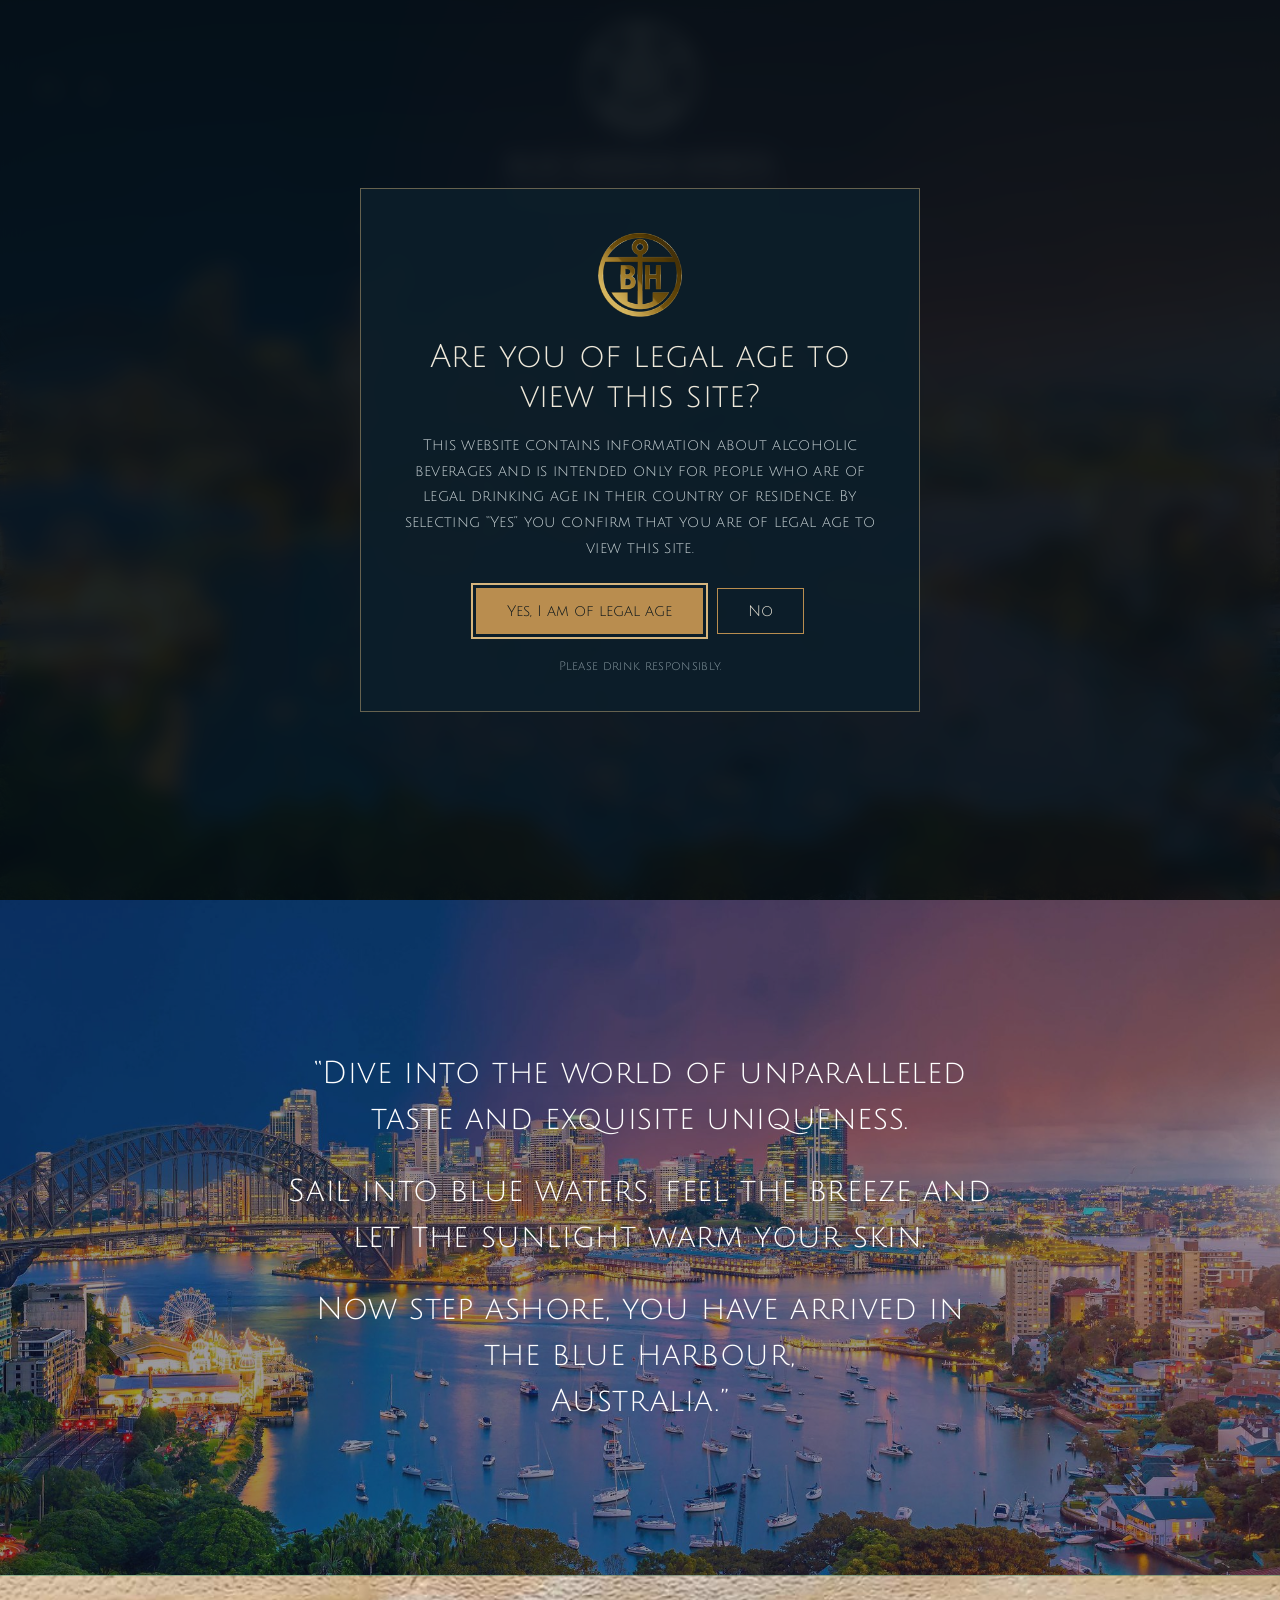
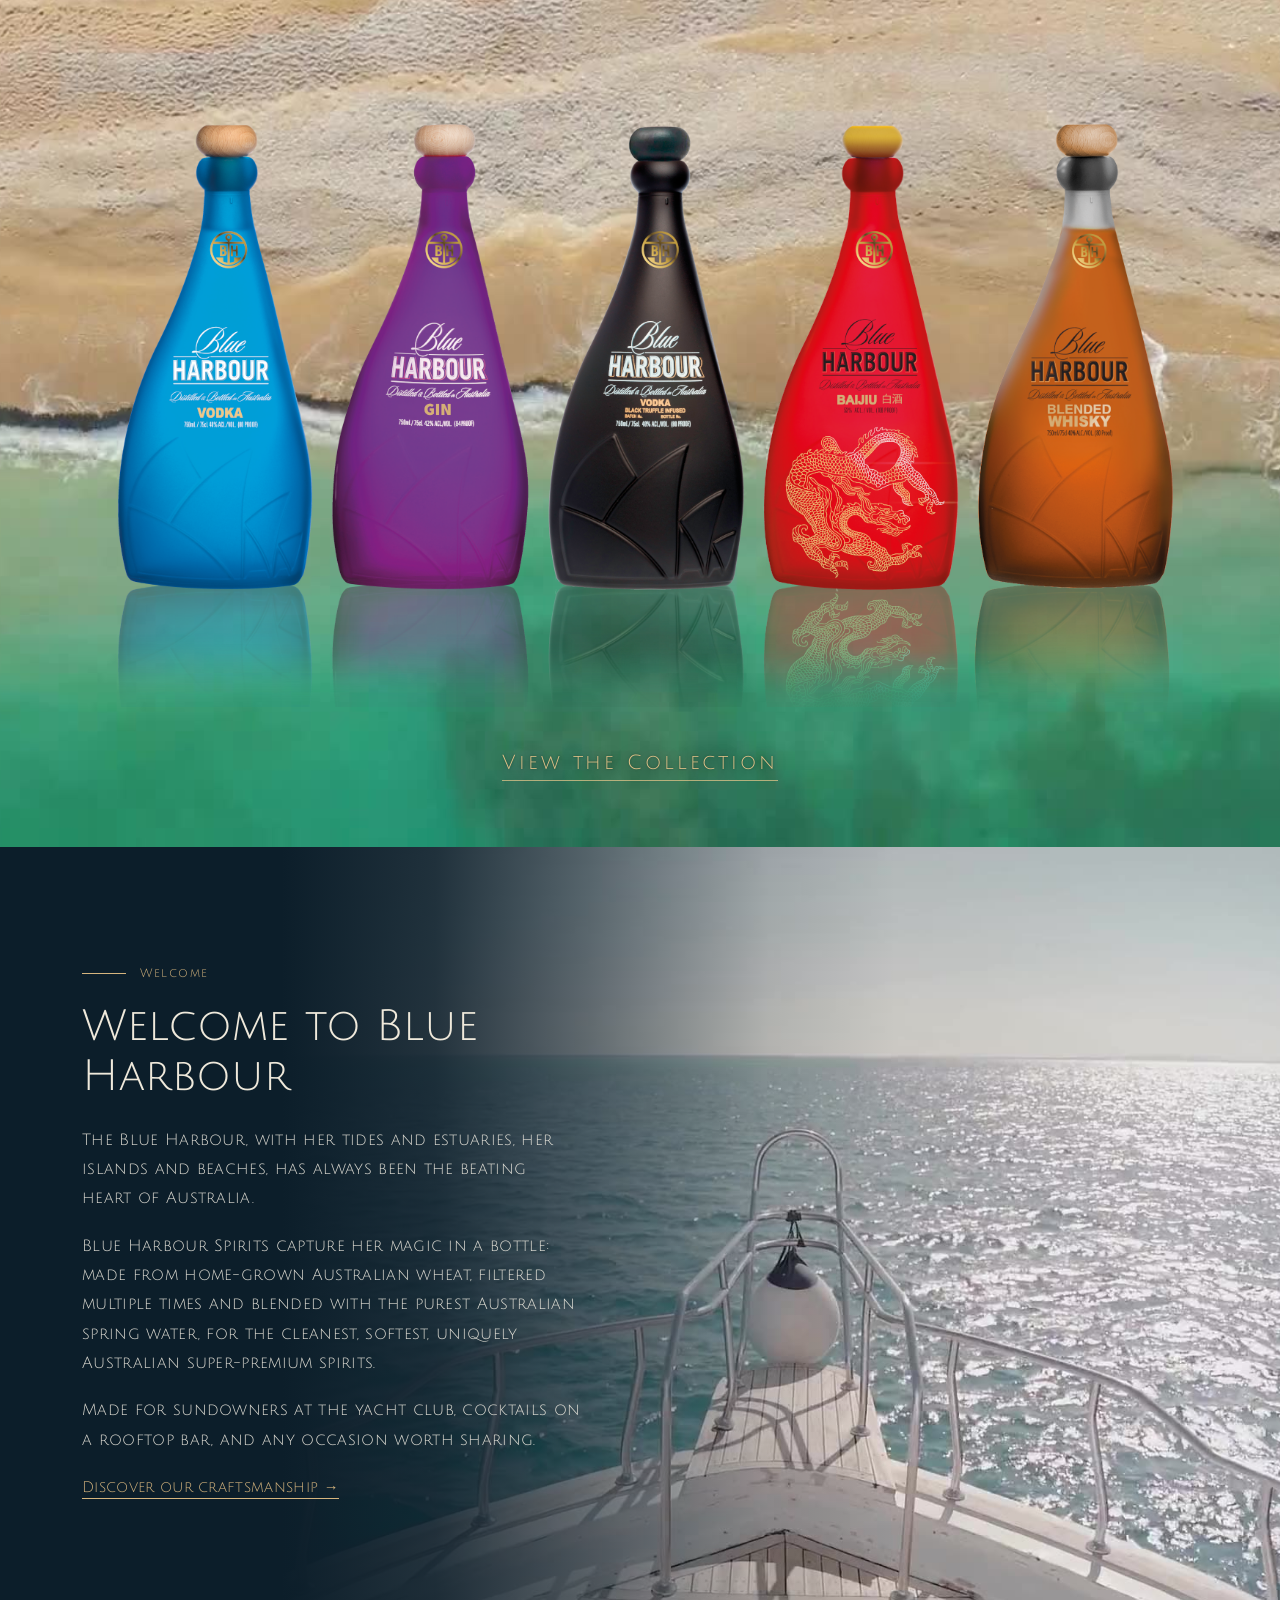
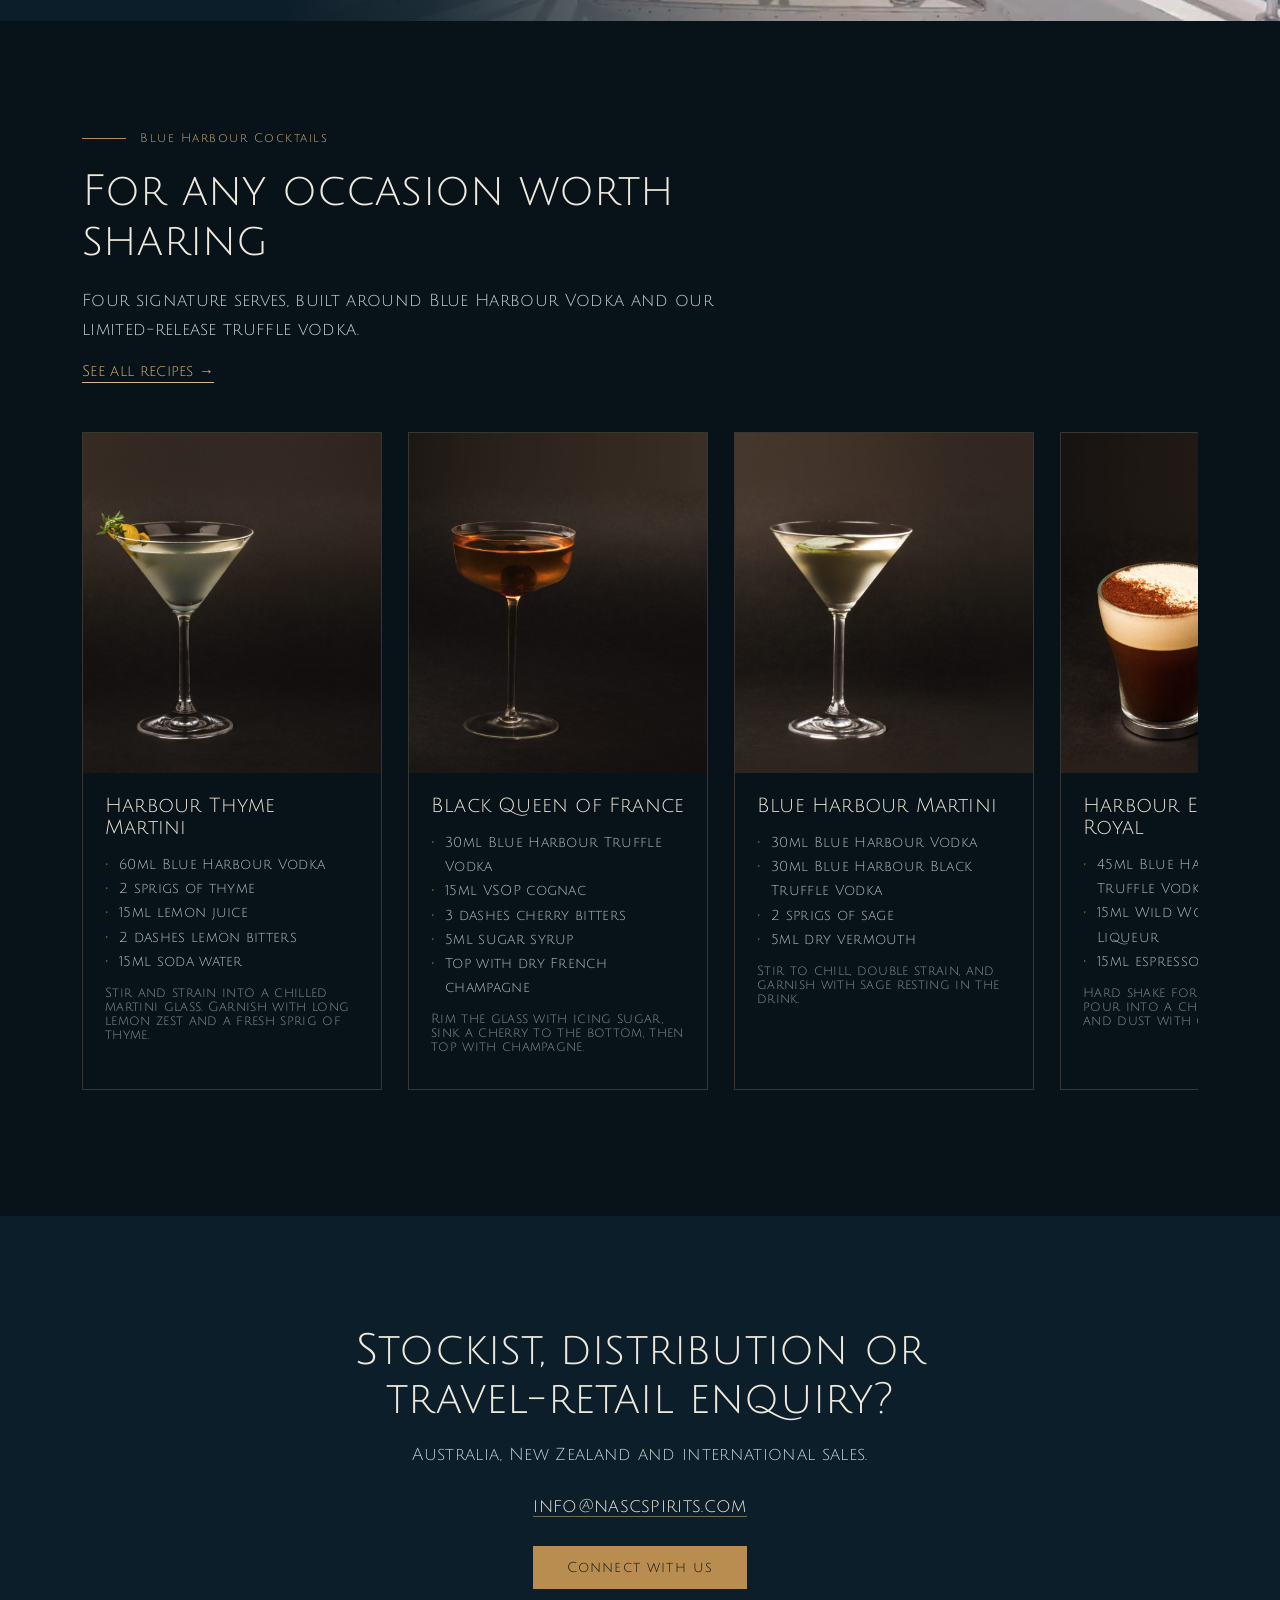
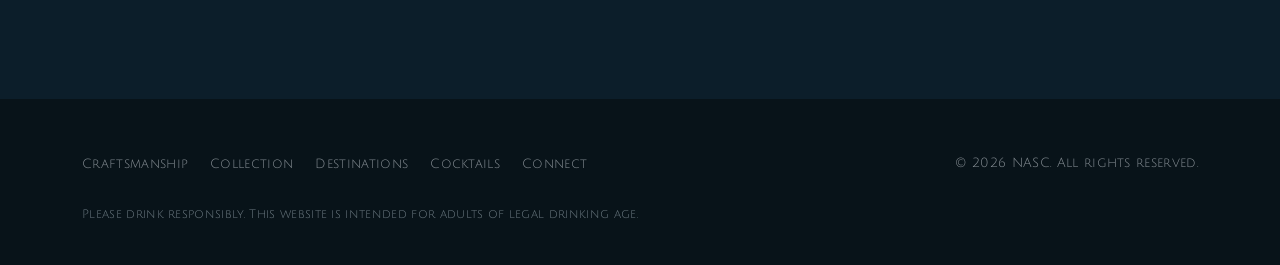
<file: index.html>
<!DOCTYPE html>
<html lang="en">
<head>
<meta charset="UTF-8">
<meta name="viewport" content="width=device-width, initial-scale=1.0">
<title>Blue Harbour Spirits — Australian Super-Premium Spirits</title>
<meta name="description" content="Blue Harbour Spirits: Australian super-premium vodka, gin, black truffle vodka, baijiu and whisky, distilled and bottled in Australia and inspired by Sydney Harbour.">
<link rel="canonical" href="https://www.blueharbourspirits.com/">
<meta name="robots" content="index, follow, max-image-preview:large">
<meta name="theme-color" content="#0c1e2a">
<meta property="og:type" content="website">
<meta property="og:site_name" content="Blue Harbour Spirits">
<meta property="og:title" content="Blue Harbour Spirits — Australian Super-Premium Spirits">
<meta property="og:description" content="Blue Harbour Spirits: Australian super-premium vodka, gin, black truffle vodka, baijiu and whisky, distilled and bottled in Australia and inspired by Sydney Harbour.">
<meta property="og:url" content="https://www.blueharbourspirits.com/">
<meta property="og:image" content="https://www.blueharbourspirits.com/assets/share.jpg">
<meta property="og:image:width" content="1200"><meta property="og:image:height" content="630">
<meta name="twitter:card" content="summary_large_image">
<meta name="twitter:title" content="Blue Harbour Spirits — Australian Super-Premium Spirits">
<meta name="twitter:description" content="Blue Harbour Spirits: Australian super-premium vodka, gin, black truffle vodka, baijiu and whisky, distilled and bottled in Australia and inspired by Sydney Harbour.">
<meta name="twitter:image" content="https://www.blueharbourspirits.com/assets/share.jpg">
<link rel="icon" type="image/png" sizes="32x32" href="assets/favicon-32.png">
<link rel="apple-touch-icon" href="assets/apple-touch-icon.png">
<link rel="stylesheet" href="assets/site.css">
<script>try{var t=parseInt(localStorage.getItem('bh-age-ok')||'0',10);if(t&&Date.now()-t<2592000000)document.documentElement.classList.add('age-ok');}catch(e){}</script>
<script type="application/ld+json">{"@context": "https://schema.org", "@graph": [{"@type": "Organization", "name": "Blue Harbour Spirits", "url": "https://www.blueharbourspirits.com/", "logo": "https://www.blueharbourspirits.com/assets/favicon-512.png", "email": "info@nascspirits.com", "sameAs": ["https://www.instagram.com/blueharbourspirits/", "https://www.facebook.com/blueharbourspirits"]}, {"@type": "WebSite", "name": "Blue Harbour Spirits", "url": "https://www.blueharbourspirits.com/"}]}</script>
</head>
<body data-page="home">
<div id="ageGate" role="dialog" aria-modal="true" aria-labelledby="ageTitle" aria-describedby="ageText">
  <div class="age-card">
    <img class="age-seal" src="assets/img-3e626f96.png" alt="">
    <h2 id="ageTitle">Are you of legal age to view this site?</h2>
    <p id="ageText">This website contains information about alcoholic beverages and is intended only for people who are of legal drinking age in their country of residence. By selecting “Yes” you confirm that you are of legal age to view this site.</p>
    <div class="age-actions">
      <button type="button" class="age-yes" id="ageYes">Yes, I am of legal age</button>
      <button type="button" class="age-no" id="ageNo">No</button>
    </div>
    <p class="age-small">Please drink responsibly.</p>
  </div>
</div>
<a href="#main" class="skip-link">Skip to content</a>
<header id="siteHeader">
  <div class="header-inner">
    <div class="social">
      <a href="https://www.instagram.com/blueharbourspirits/" target="_blank" rel="noopener" aria-label="Instagram"><svg viewBox="0 0 24 24" aria-hidden="true"><path d="M12 7.2A4.8 4.8 0 1 0 12 16.8 4.8 4.8 0 0 0 12 7.2zm0 7.9A3.1 3.1 0 1 1 12 8.9a3.1 3.1 0 0 1 0 6.2zM17.3 6.1a1.1 1.1 0 1 0 0 2.2 1.1 1.1 0 0 0 0-2.2zM12 2.9c-2.5 0-2.8 0-3.8.1-2.7.1-4 1.4-4.1 4.1C4 8.1 4 8.5 4 12s0 3.9.1 4.9c.1 2.7 1.4 4 4.1 4.1 1 .1 1.3.1 3.8.1s2.8 0 3.8-.1c2.7-.1 4-1.4 4.1-4.1.1-1 .1-1.3.1-4.9s0-3.9-.1-4.9c-.1-2.7-1.4-4-4.1-4.1-1-.1-1.3-.1-3.8-.1zm0-1.7c2.6 0 2.9 0 3.9.1 3.6.2 5.6 2.2 5.8 5.8.1 1 .1 1.3.1 3.9s0 2.9-.1 3.9c-.2 3.6-2.2 5.6-5.8 5.8-1 .1-1.3.1-3.9.1s-2.9 0-3.9-.1c-3.6-.2-5.6-2.2-5.8-5.8C2.2 14.9 2.2 14.6 2.2 12s0-2.9.1-3.9C2.5 4.5 4.5 2.5 8.1 2.3c1-.1 1.3-.1 3.9-.1z"/></svg></a>
      <a href="https://www.facebook.com/blueharbourspirits" target="_blank" rel="noopener" aria-label="Facebook"><svg viewBox="0 0 24 24" aria-hidden="true"><path d="M13.5 21v-8h2.7l.4-3.1h-3.1V7.9c0-.9.3-1.5 1.6-1.5h1.6V3.6c-.3 0-1.300-.1-2.400-.1-2.400 0-4 1.400-4 4.100v2.300H7.600V13h2.700v8h3.200z"/></svg></a>
    </div>
    <div class="center-col">
      <a href="index.html" class="brand" aria-label="Blue Harbour Spirits — home">
        <img src="assets/img-7c23e6a2.webp" alt="Blue Harbour Spirits — Distilled &amp; Bottled in Australia">
      </a>
      <ul class="nav-links" id="navLinks">
        <li><a href="craftmanship/index.html">Craftsmanship</a></li>
        <li class="has-sub"><a href="collection/index.html">Collection</a><button type="button" class="sub-toggle" aria-expanded="false" aria-label="Show the Collection pages"><span aria-hidden="true">&#9662;</span></button><ul class="sub-menu"><li><a href="collection/index.html">Full Range</a></li><li><a href="blue-harbour-blue/index.html">Blue Harbour Blue</a></li><li><a href="blue-harbour-purple/index.html">Blue Harbour Purple</a></li><li><a href="blue-harbour-black-1/index.html">Blue Harbour Black</a></li><li><a href="blue-harbour-red/index.html">Blue Harbour Red</a></li><li><a href="blue-harbour-whisky/index.html">Blue Harbour Gold</a></li><li><a href="downloads/BH_Collection_Catalogue_2026.pdf" target="_blank" rel="noopener">BH Collection Catalogue</a></li></ul></li>
        <li><a href="destinations/index.html">Destinations</a></li>
        <li><a href="cocktails/index.html">Cocktails</a></li>
        <li><a href="connect/index.html">Connect</a></li>
      </ul>
    </div>
    <button class="nav-toggle" id="navToggle" aria-label="Toggle menu" aria-expanded="false" aria-controls="navLinks">
      <span></span><span></span><span></span>
    </button>
  </div>
</header>
<main id="main">


  <section class="hero" id="top">
    <video class="hero-video" id="heroVideo" autoplay muted loop playsinline preload="auto" aria-hidden="true"><source src="assets/video-e3a823d2.mp4" type="video/mp4"></video>
    <audio id="heroAudio" loop preload="none" src="assets/audio-9d8bb5cb.m4a"></audio>
    <button type="button" class="sound-toggle hero-sound" id="heroSound" aria-pressed="false">Sound on</button>
    <div class="hero-scroll" aria-hidden="true"></div>
  </section>

  <section class="quote-band">
    <img src="assets/img-54c38819.jpg" alt="" loading="lazy" decoding="async">
    <div class="quote-text">
      <p>“Dive into the world of unparalleled taste and exquisite uniqueness.</p>
      <p>Sail into blue waters, feel the breeze and let the sunlight warm your skin.</p>
      <p>Now step ashore, you have arrived in<br>the blue harbour,<br>Australia.”</p>
    </div>
  </section>

  <section class="lineup-video" aria-label="The Blue Harbour range" style="background-image:url(assets/img-9d710a15.jpg)"><video class="band-video" autoplay muted loop playsinline preload="metadata" aria-hidden="true"><source src="assets/video-1ec4e54a.mp4" type="video/mp4"></video><a href="collection/index.html" class="lineup-link" aria-label="Explore the collection"><img class="lineup-img" src="assets/img-09844dff.png" alt="Blue Harbour Vodka, Gin, Black Truffle Vodka, Baijiu and Whisky" loading="lazy" decoding="async"></a><p class="lineup-cta"><a class="gold-link" href="collection/index.html">View the Collection</a></p></section>

  <section class="welcome welcome-wide">
    <video class="ww-video" src="assets/welcome-sail-wide.mp4" poster="assets/welcome-sail-wide-poster.jpg" autoplay muted loop playsinline preload="metadata" aria-hidden="true"></video>
    <div class="ww-shade" aria-hidden="true"></div>
    <div class="wrap ww-inner">
      <div class="welcome-copy">
        <div class="eyebrow-rule"><span class="ln"></span><span>Welcome</span></div>
        <h2 class="section-title">Welcome to Blue Harbour</h2>
        <p style="margin-top:24px;">The Blue Harbour, with her tides and estuaries, her islands and beaches, has always been the beating heart of Australia.</p>
        <p>Blue Harbour Spirits capture her magic in a bottle: made from home-grown Australian wheat, filtered multiple times and blended with the purest Australian spring water, for the cleanest, softest, uniquely Australian super-premium spirits.</p>
        <p>Made for sundowners at the yacht club, cocktails on a rooftop bar, and any occasion worth sharing.</p>
        <p><a class="text-link" href="craftmanship/index.html">Discover our craftsmanship →</a></p>
      </div>
    </div>
  </section>

  <section class="cocktails" id="cocktails">
    <div class="wrap">
      <div class="eyebrow-rule"><span class="ln"></span><span>Blue Harbour Cocktails</span></div>
      <h2 class="section-title">For any occasion worth sharing</h2>
      <p class="lede">Four signature serves, built around Blue Harbour Vodka and our limited-release truffle vodka.</p>
      <p style="margin-top:14px;"><a class="text-link" style="color:var(--brass-light);border-color:var(--brass-light);" href="cocktails/index.html">See all recipes →</a></p>
      <div class="cocktail-scroll">

        <article class="cocktail-card">
          <img src="assets/img-0297fbad.jpg" alt="Harbour Thyme Martini cocktail" loading="lazy" decoding="async">
          <div class="cc-body">
            <h3>Harbour Thyme Martini</h3>
            <ul>
              <li>60ml Blue Harbour Vodka</li>
              <li>2 sprigs of thyme</li>
              <li>15ml lemon juice</li>
              <li>2 dashes lemon bitters</li>
              <li>15ml soda water</li>
            </ul>
            <p class="cocktail-note">Stir and strain into a chilled martini glass. Garnish with long lemon zest and a fresh sprig of thyme.</p>
          </div>
        </article>

        <article class="cocktail-card">
          <img src="assets/img-1ae2833f.jpg" alt="Black Queen of France cocktail" loading="lazy" decoding="async">
          <div class="cc-body">
            <h3>Black Queen of France</h3>
            <ul>
              <li>30ml Blue Harbour Truffle Vodka</li>
              <li>15ml VSOP cognac</li>
              <li>3 dashes cherry bitters</li>
              <li>5ml sugar syrup</li>
              <li>Top with dry French champagne</li>
            </ul>
            <p class="cocktail-note">Rim the glass with icing sugar, sink a cherry to the bottom, then top with champagne.</p>
          </div>
        </article>

        <article class="cocktail-card">
          <img src="assets/img-e04429ca.jpg" alt="Blue Harbour Martini cocktail" loading="lazy" decoding="async">
          <div class="cc-body">
            <h3>Blue Harbour Martini</h3>
            <ul>
              <li>30ml Blue Harbour Vodka</li>
              <li>30ml Blue Harbour Black Truffle Vodka</li>
              <li>2 sprigs of sage</li>
              <li>5ml dry vermouth</li>
            </ul>
            <p class="cocktail-note">Stir to chill, double strain, and garnish with sage resting in the drink.</p>
          </div>
        </article>

        <article class="cocktail-card">
          <img src="assets/img-ce52297a.jpg" alt="Harbour Espresso Royal cocktail" loading="lazy" decoding="async">
          <div class="cc-body">
            <h3>Harbour Espresso Royal</h3>
            <ul>
              <li>45ml Blue Harbour Black Truffle Vodka</li>
              <li>15ml Wild Wombat Coffee Liqueur</li>
              <li>15ml espresso</li>
            </ul>
            <p class="cocktail-note">Hard shake for a nice froth, pour into a chilled latte glass and dust with cinnamon.</p>
          </div>
        </article>

      </div>
    </div>
  </section>



  <section class="connect-strip">
    <div class="wrap">
      <h2 class="section-title">Stockist, distribution or travel-retail enquiry?</h2>
      <p class="lede">Australia, New Zealand and international sales.</p>
      <p class="strip-mail"><a href="mailto:info@nascspirits.com">info@nascspirits.com</a></p>
      <a class="btn" href="connect/index.html">Connect with us</a>
    </div>
  </section>


</main>
<footer>
  <div class="wrap footer-row">
    <ul class="footer-links">
      <li><a href="craftmanship/index.html">Craftsmanship</a></li>
      <li><a href="collection/index.html">Collection</a></li>
      <li><a href="destinations/index.html">Destinations</a></li>
      <li><a href="cocktails/index.html">Cocktails</a></li>
      <li><a href="connect/index.html">Connect</a></li>
    </ul>
    <p class="footer-copy">© <span id="year">2026</span> NASC. All rights reserved.</p>
    <p class="footer-legal">Please drink responsibly. This website is intended for adults of legal drinking age.</p>
  </div>
</footer>
<script src="assets/site.js" defer></script>
</body>
</html>
</file>
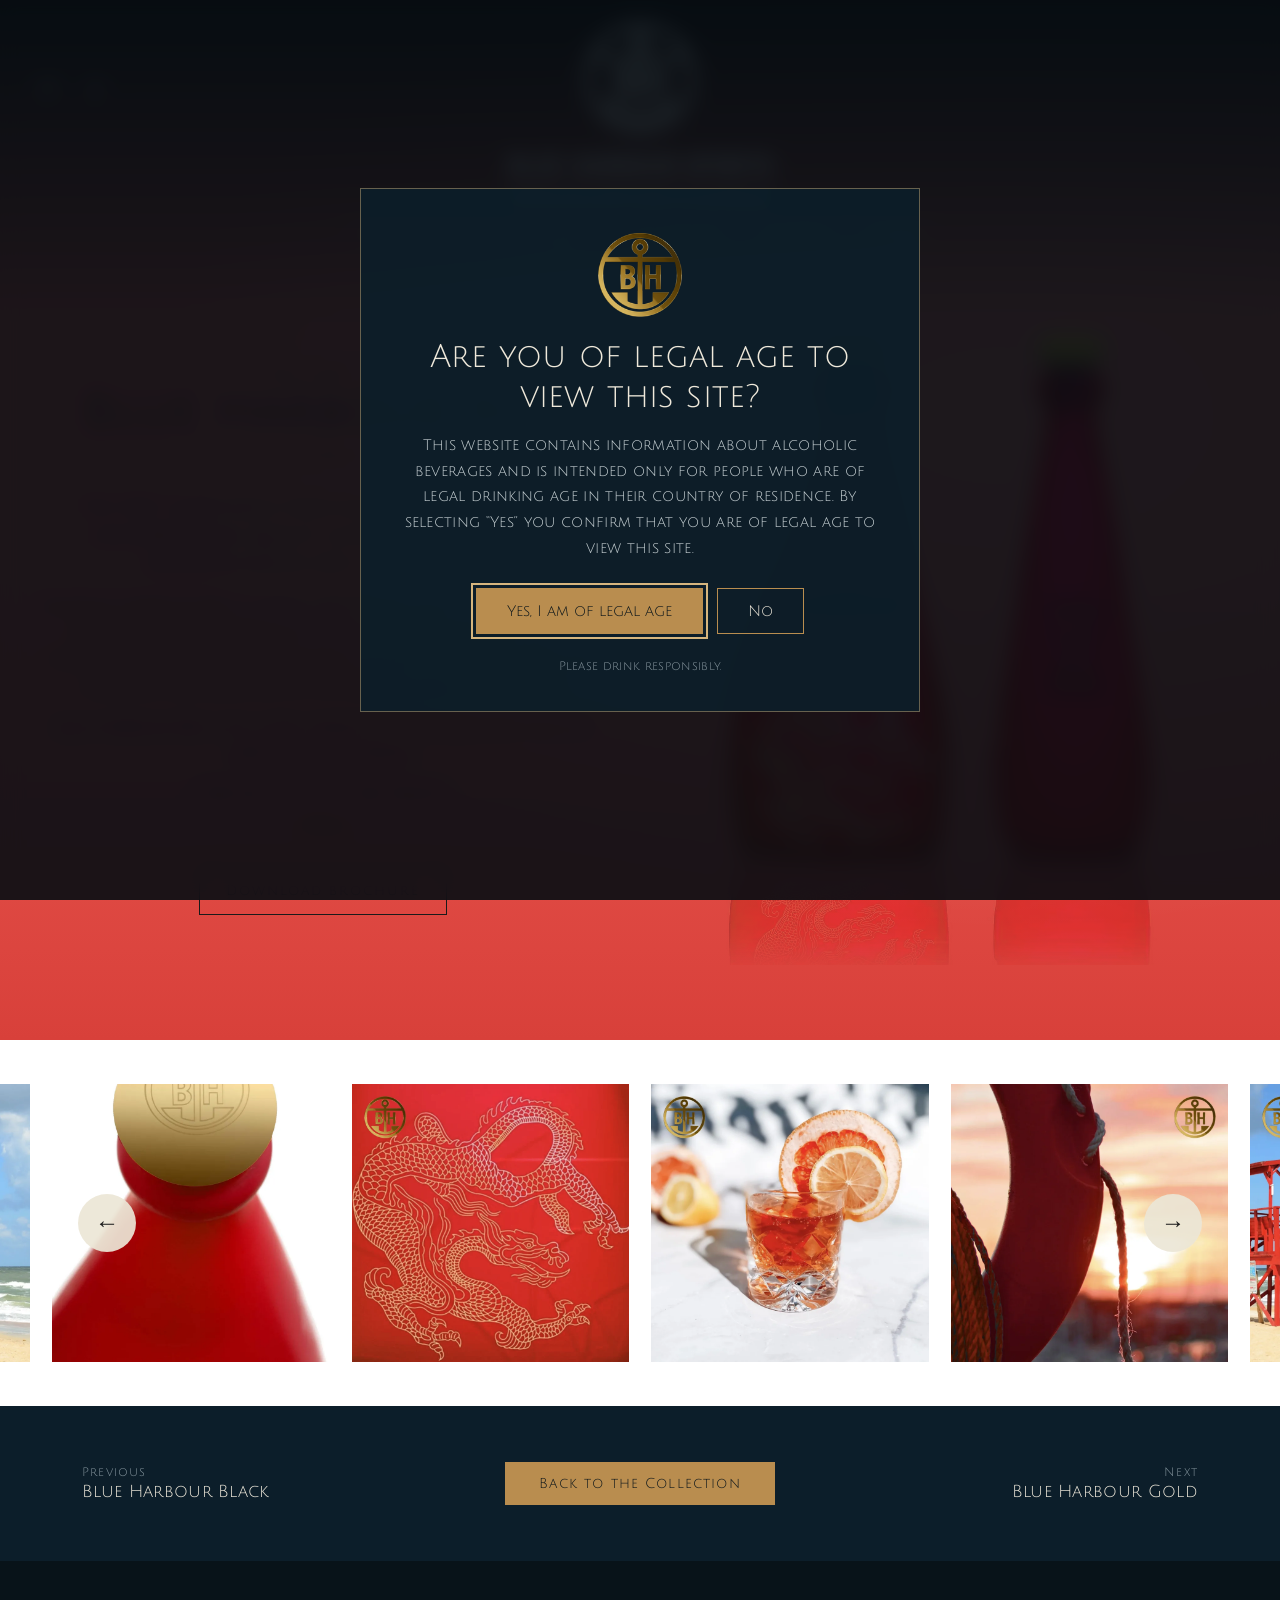
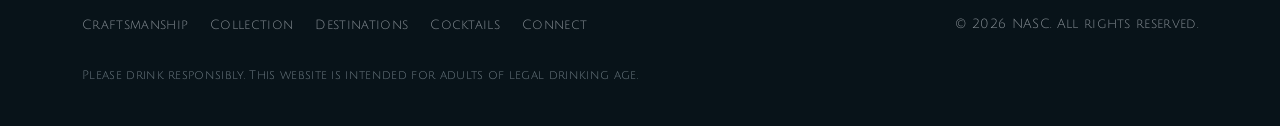
<file: blue-harbour-red/index.html>
<!DOCTYPE html>
<html lang="en">
<head>
<meta charset="UTF-8">
<meta name="viewport" content="width=device-width, initial-scale=1.0">
<title>Blue Harbour Red — Blue Harbour Spirits</title>
<meta name="description" content="Blue Harbour Red: baijiu distilled and bottled in Australia. 53% alc./vol., 700mL.">
<link rel="canonical" href="https://www.blueharbourspirits.com/blue-harbour-red/">
<meta name="robots" content="index, follow, max-image-preview:large">
<meta name="theme-color" content="#0c1e2a">
<meta property="og:type" content="website">
<meta property="og:site_name" content="Blue Harbour Spirits">
<meta property="og:title" content="Blue Harbour Red — Blue Harbour Spirits">
<meta property="og:description" content="Blue Harbour Red: baijiu distilled and bottled in Australia. 53% alc./vol., 700mL.">
<meta property="og:url" content="https://www.blueharbourspirits.com/blue-harbour-red/">
<meta property="og:image" content="https://www.blueharbourspirits.com/assets/share.jpg">
<meta property="og:image:width" content="1200"><meta property="og:image:height" content="630">
<meta name="twitter:card" content="summary_large_image">
<meta name="twitter:title" content="Blue Harbour Red — Blue Harbour Spirits">
<meta name="twitter:description" content="Blue Harbour Red: baijiu distilled and bottled in Australia. 53% alc./vol., 700mL.">
<meta name="twitter:image" content="https://www.blueharbourspirits.com/assets/share.jpg">
<link rel="icon" type="image/png" sizes="32x32" href="../assets/favicon-32.png">
<link rel="apple-touch-icon" href="../assets/apple-touch-icon.png">
<link rel="stylesheet" href="../assets/site.css">
<script type="application/ld+json">{"@context": "https://schema.org", "@type": "Product", "name": "Blue Harbour Red", "brand": {"@type": "Brand", "name": "Blue Harbour Spirits"}, "category": "Baijiu", "description": "Our Blue Harbour Red is a baijiu crafted in a multiple-plate column copper still from Australian wheat, sorghum, rice and barley, filtered five times, diluted with fresh Australian spring water and hand bottled, resulting in the cleanest and softest spirit. Blue Harbour Red is an ultra-complex sipping baijiu, best enjoyed neat or on the rocks.", "image": "https://www.blueharbourspirits.com/assets/bottles/red.webp", "url": "https://www.blueharbourspirits.com/blue-harbour-red/", "countryOfOrigin": "Australia"}</script>
<script>try{var t=parseInt(localStorage.getItem('bh-age-ok')||'0',10);if(t&&Date.now()-t<2592000000)document.documentElement.classList.add('age-ok');}catch(e){}</script>
</head>
<body data-page="product">
<div id="ageGate" role="dialog" aria-modal="true" aria-labelledby="ageTitle" aria-describedby="ageText">
  <div class="age-card">
    <img class="age-seal" src="../assets/img-3e626f96.png" alt="">
    <h2 id="ageTitle">Are you of legal age to view this site?</h2>
    <p id="ageText">This website contains information about alcoholic beverages and is intended only for people who are of legal drinking age in their country of residence. By selecting “Yes” you confirm that you are of legal age to view this site.</p>
    <div class="age-actions">
      <button type="button" class="age-yes" id="ageYes">Yes, I am of legal age</button>
      <button type="button" class="age-no" id="ageNo">No</button>
    </div>
    <p class="age-small">Please drink responsibly.</p>
  </div>
</div>
<a href="#main" class="skip-link">Skip to content</a>
<header id="siteHeader">
  <div class="header-inner">
    <div class="social">
      <a href="https://www.instagram.com/blueharbourspirits/" target="_blank" rel="noopener" aria-label="Instagram"><svg viewBox="0 0 24 24" aria-hidden="true"><path d="M12 7.2A4.8 4.8 0 1 0 12 16.8 4.8 4.8 0 0 0 12 7.2zm0 7.9A3.1 3.1 0 1 1 12 8.9a3.1 3.1 0 0 1 0 6.2zM17.3 6.1a1.1 1.1 0 1 0 0 2.2 1.1 1.1 0 0 0 0-2.2zM12 2.9c-2.5 0-2.8 0-3.8.1-2.7.1-4 1.4-4.1 4.1C4 8.1 4 8.5 4 12s0 3.9.1 4.9c.1 2.7 1.4 4 4.1 4.1 1 .1 1.3.1 3.8.1s2.8 0 3.8-.1c2.7-.1 4-1.4 4.1-4.1.1-1 .1-1.3.1-4.9s0-3.9-.1-4.9c-.1-2.7-1.4-4-4.1-4.1-1-.1-1.3-.1-3.8-.1zm0-1.7c2.6 0 2.9 0 3.9.1 3.6.2 5.6 2.2 5.8 5.8.1 1 .1 1.3.1 3.9s0 2.9-.1 3.9c-.2 3.6-2.2 5.6-5.8 5.8-1 .1-1.3.1-3.9.1s-2.9 0-3.9-.1c-3.6-.2-5.6-2.2-5.8-5.8C2.2 14.9 2.2 14.6 2.2 12s0-2.9.1-3.9C2.5 4.5 4.5 2.5 8.1 2.3c1-.1 1.3-.1 3.9-.1z"/></svg></a>
      <a href="https://www.facebook.com/blueharbourspirits" target="_blank" rel="noopener" aria-label="Facebook"><svg viewBox="0 0 24 24" aria-hidden="true"><path d="M13.5 21v-8h2.7l.4-3.1h-3.1V7.9c0-.9.3-1.5 1.6-1.5h1.6V3.6c-.3 0-1.300-.1-2.400-.1-2.400 0-4 1.400-4 4.100v2.300H7.600V13h2.700v8h3.200z"/></svg></a>
    </div>
    <div class="center-col">
      <a href="../index.html" class="brand" aria-label="Blue Harbour Spirits — home">
        <img src="../assets/img-7c23e6a2.webp" alt="Blue Harbour Spirits — Distilled &amp; Bottled in Australia">
      </a>
      <ul class="nav-links" id="navLinks">
        <li><a href="../craftmanship/index.html">Craftsmanship</a></li>
        <li class="has-sub"><a href="../collection/index.html" aria-current="page">Collection</a><button type="button" class="sub-toggle" aria-expanded="false" aria-label="Show the Collection pages"><span aria-hidden="true">&#9662;</span></button><ul class="sub-menu"><li><a href="../collection/index.html">Full Range</a></li><li><a href="../blue-harbour-blue/index.html">Blue Harbour Blue</a></li><li><a href="../blue-harbour-purple/index.html">Blue Harbour Purple</a></li><li><a href="../blue-harbour-black-1/index.html">Blue Harbour Black</a></li><li><a href="../blue-harbour-red/index.html" aria-current="page">Blue Harbour Red</a></li><li><a href="../blue-harbour-whisky/index.html">Blue Harbour Gold</a></li><li><a href="../downloads/BH_Collection_Catalogue_2026.pdf" target="_blank" rel="noopener">BH Collection Catalogue</a></li></ul></li>
        <li><a href="../destinations/index.html">Destinations</a></li>
        <li><a href="../cocktails/index.html">Cocktails</a></li>
        <li><a href="../connect/index.html">Connect</a></li>
      </ul>
    </div>
    <button class="nav-toggle" id="navToggle" aria-label="Toggle menu" aria-expanded="false" aria-controls="navLinks">
      <span></span><span></span><span></span>
    </button>
  </div>
</header>
<main id="main">

  <section class="pp-hero" style="--pp-bg:#ec5a53;--pp-bg2:#d8403a;--pp-ink:#1a1a1a">
    <div class="pp-hero-grid">
      <div class="pp-copy">
        <p class="pp-welcome">Welcome to</p>
        <h1>Blue Harbour Red</h1>
        <p class="pp-country">Australia</p>
        <div class="pp-text">
          <p class="pp-lead">The first luxury baijiu from Australia is created with uncompromising quality, outstanding ingredients, innovative design and close to nature.</p>
          <p>Our Blue Harbour Red is a baijiu crafted in a multiple-plate column copper still from Australian wheat, sorghum, rice and barley, filtered five times, diluted with fresh Australian spring water and hand bottled, resulting in the cleanest and softest spirit.</p>
          <p>Blue Harbour Red is an ultra-complex sipping baijiu, best enjoyed neat or on the rocks.</p>
          <p class="pp-spec">53% Alc. by Vol. · 106 Proof</p>
          <p class="pp-spec">700mL</p>
          <p class="pp-cta"><a class="pp-btn" href="../downloads/BH_Red_Baijiu_Flyer.pdf" download>Download brochure</a></p>
        </div>
      </div>
      <div class="pp-bottles">
        <img src="../assets/bottles/red.webp" alt="Blue Harbour Red baijiu bottle, front and back" decoding="async" fetchpriority="high">
      </div>
    </div>
  </section>

  <section class="pp-gallery" style="--gal:#ffffff" aria-label="Blue Harbour Red gallery">
    <div class="pp-carousel">
      <button type="button" class="pp-arrow pp-arrow-prev" aria-label="Previous photo">&#8592;</button>
      <ul class="pp-track" tabindex="0">
        <li class="pp-slide"><img src="[data-uri]" alt="Engraved timber stopper on a Blue Harbour Red bottle" width="900" height="900" loading="lazy" decoding="async"></li>
        <li class="pp-slide"><img src="[data-uri]" alt="Blue Harbour Red lifestyle photo 1" width="900" height="900" loading="lazy" decoding="async"></li>
        <li class="pp-slide"><img src="[data-uri]" alt="Blue Harbour Red lifestyle photo 2" width="900" height="900" loading="lazy" decoding="async"></li>
        <li class="pp-slide"><img src="[data-uri]" alt="Blue Harbour Red lifestyle photo 3" width="900" height="900" loading="lazy" decoding="async"></li>
        <li class="pp-slide"><img src="[data-uri]" alt="Blue Harbour Red lifestyle photo 4" width="900" height="900" loading="lazy" decoding="async"></li>
      </ul>
      <button type="button" class="pp-arrow pp-arrow-next" aria-label="Next photo">&#8594;</button>
    </div>
  </section>

  <nav class="pp-nav" aria-label="More from the collection">
    <div class="wrap pp-nav-row">
      <a class="pp-prev" href="../blue-harbour-black-1/index.html"><span class="pp-dir">Previous</span>Blue Harbour Black</a>
      <a class="btn" href="../collection/index.html">Back to the Collection</a>
      <a class="pp-next" href="../blue-harbour-whisky/index.html"><span class="pp-dir">Next</span>Blue Harbour Gold</a>
    </div>
  </nav>

</main>
<footer>
  <div class="wrap footer-row">
    <ul class="footer-links">
      <li><a href="../craftmanship/index.html">Craftsmanship</a></li>
      <li><a href="../collection/index.html">Collection</a></li>
      <li><a href="../destinations/index.html">Destinations</a></li>
      <li><a href="../cocktails/index.html">Cocktails</a></li>
      <li><a href="../connect/index.html">Connect</a></li>
    </ul>
    <p class="footer-copy">© <span id="year">2026</span> NASC. All rights reserved.</p>
    <p class="footer-legal">Please drink responsibly. This website is intended for adults of legal drinking age.</p>
  </div>
</footer>
<script src="../assets/site.js" defer></script>
</body>
</html>
</file>
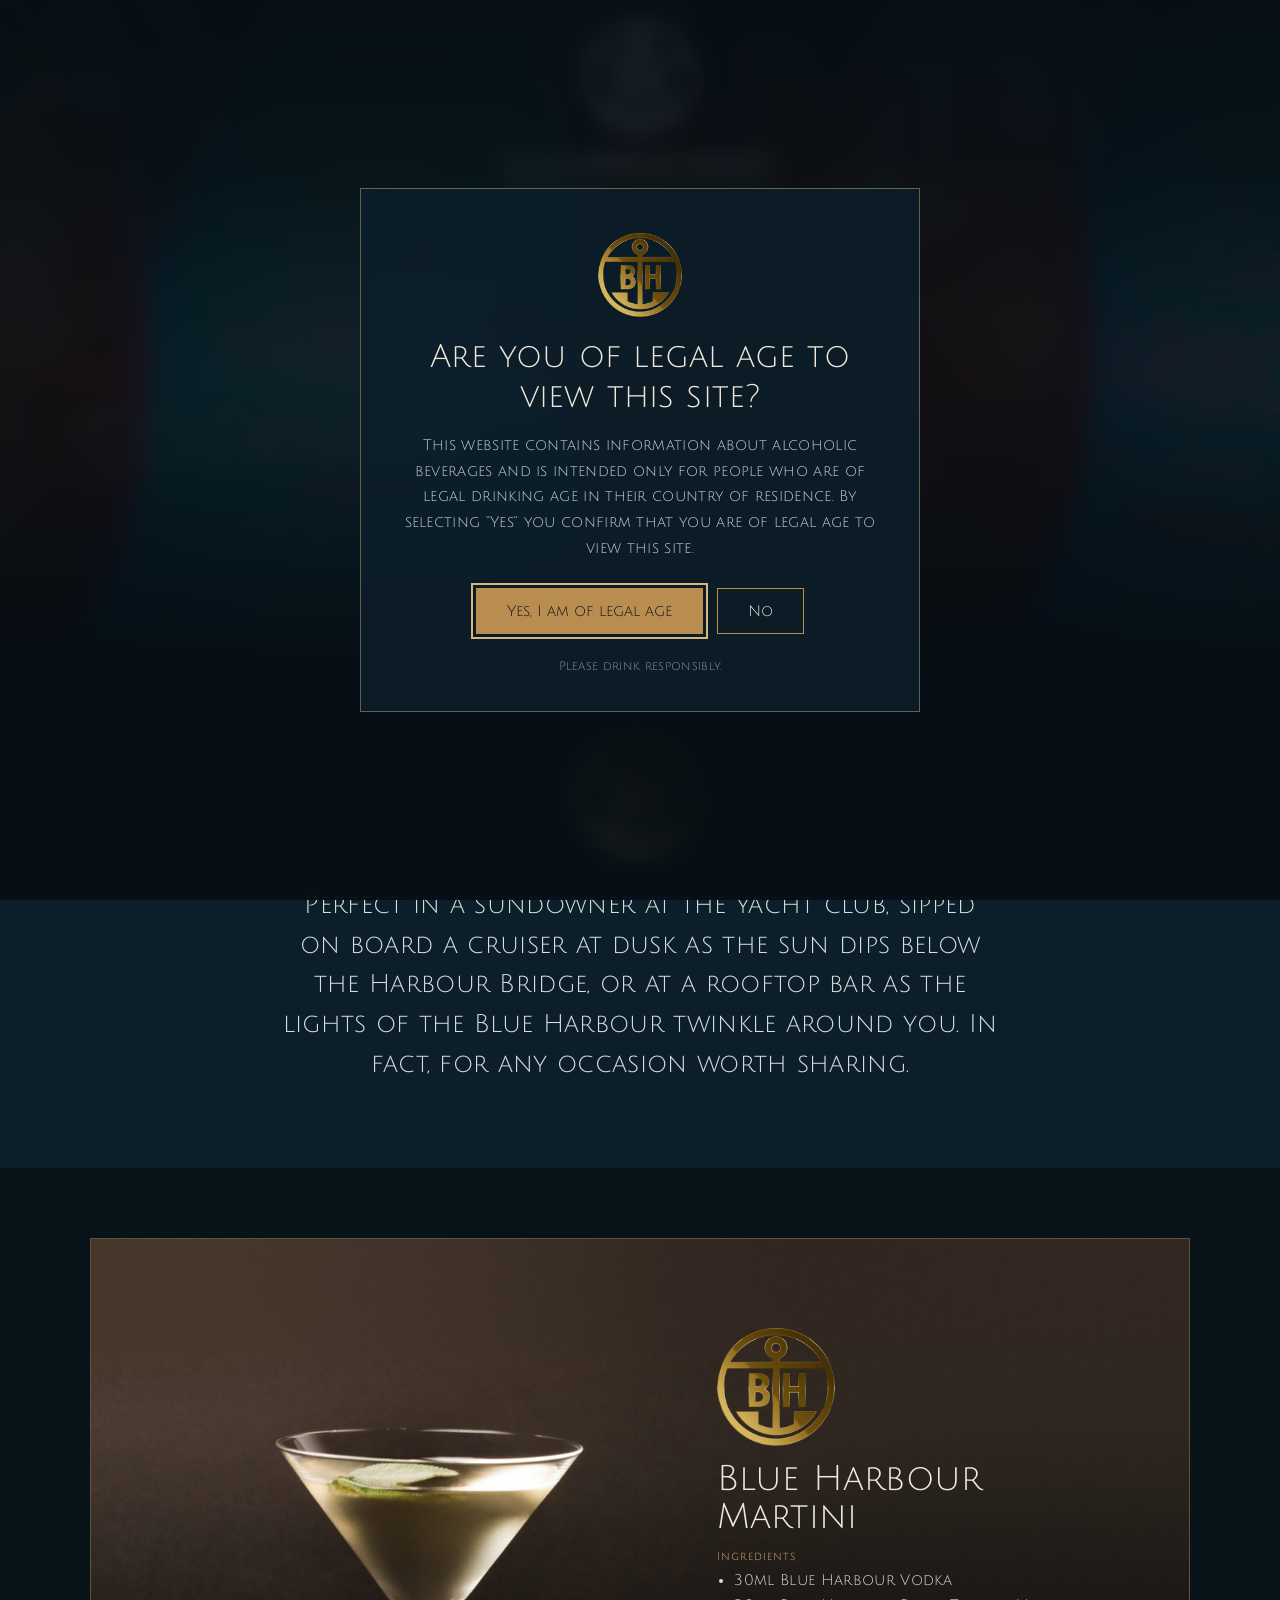
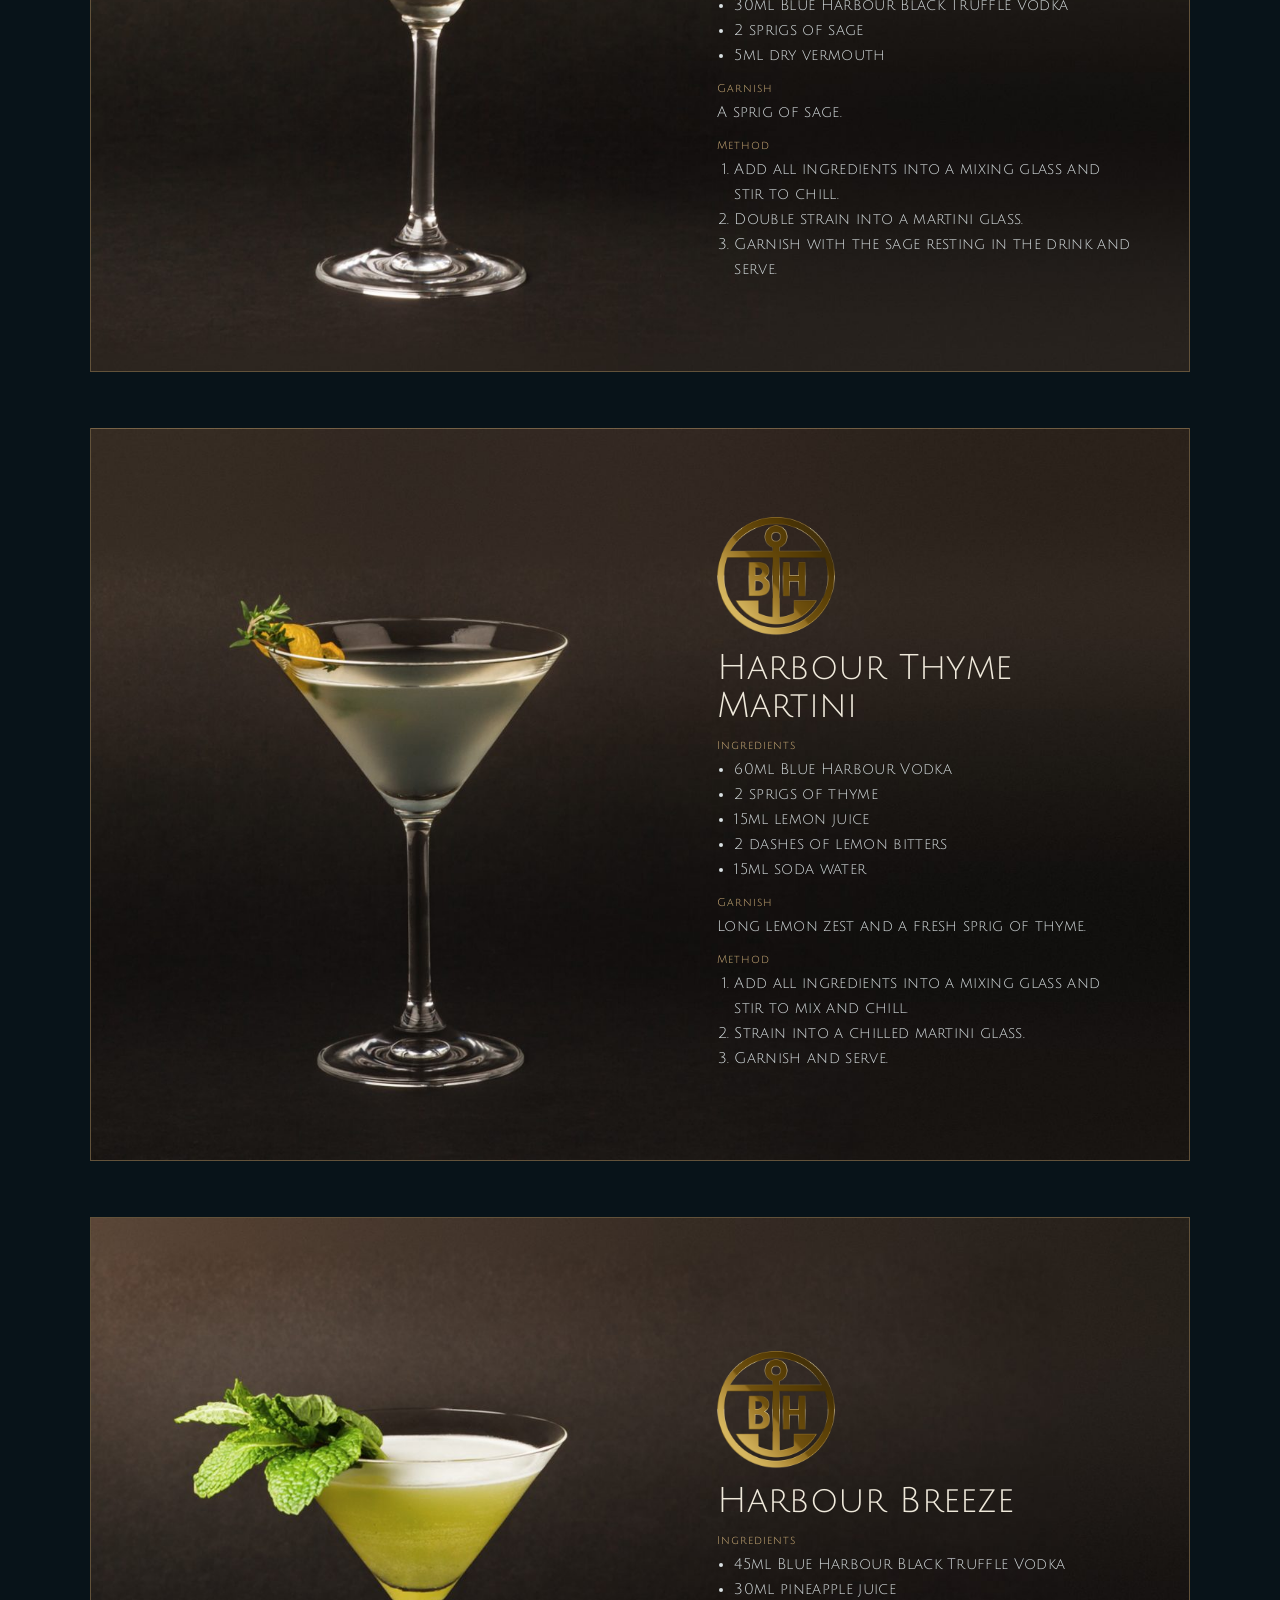
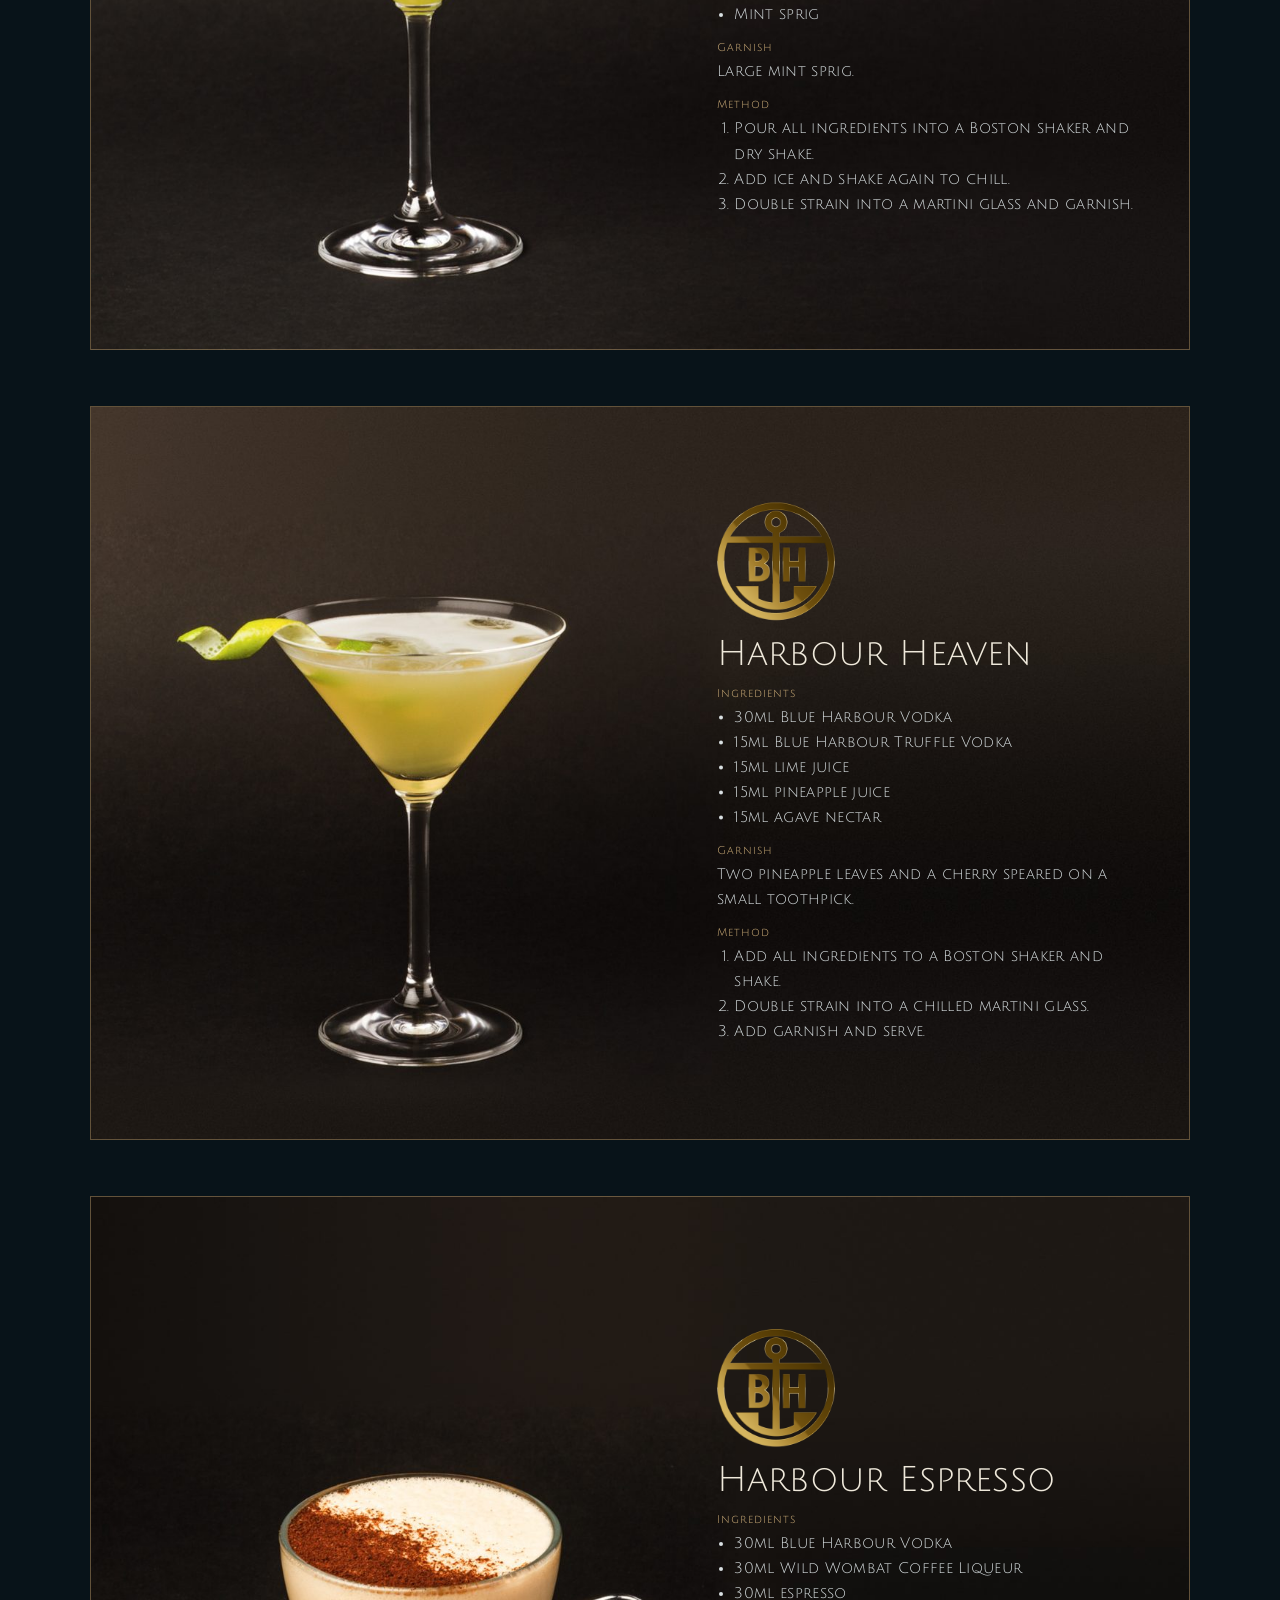
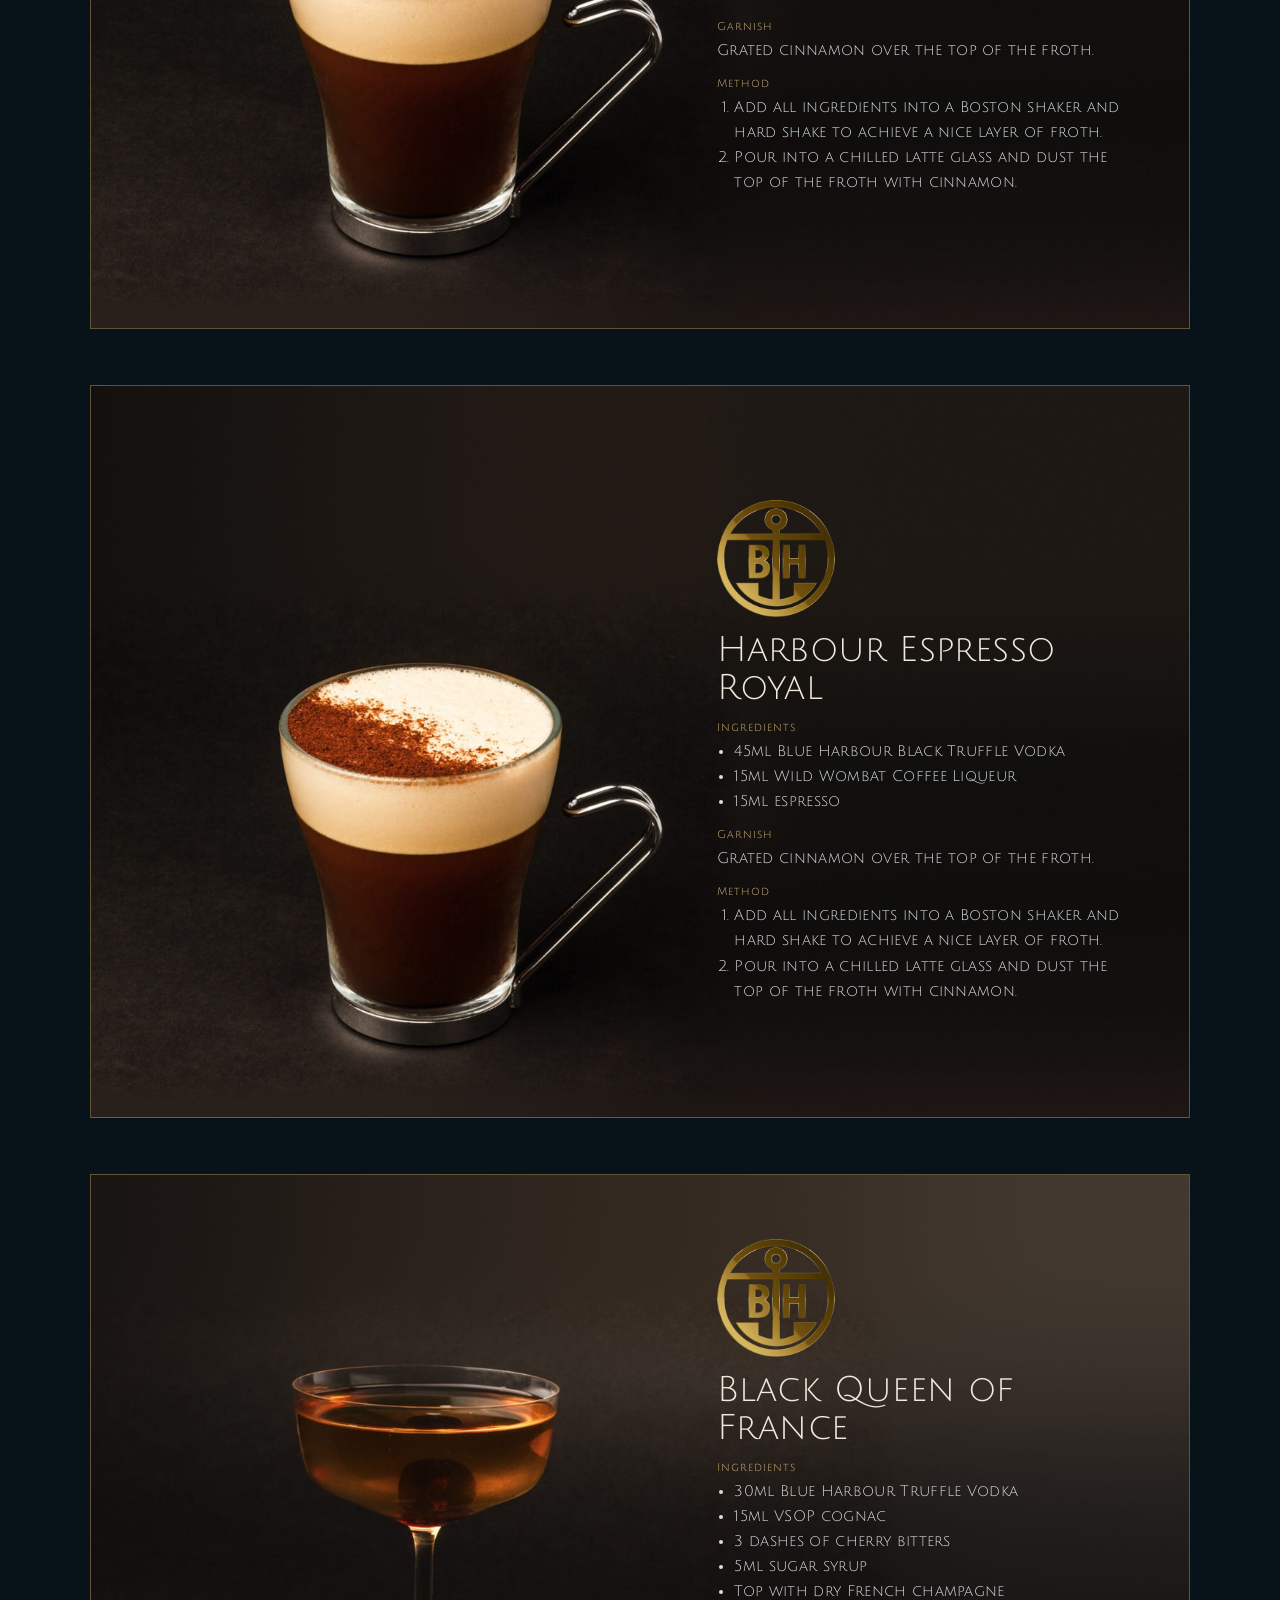
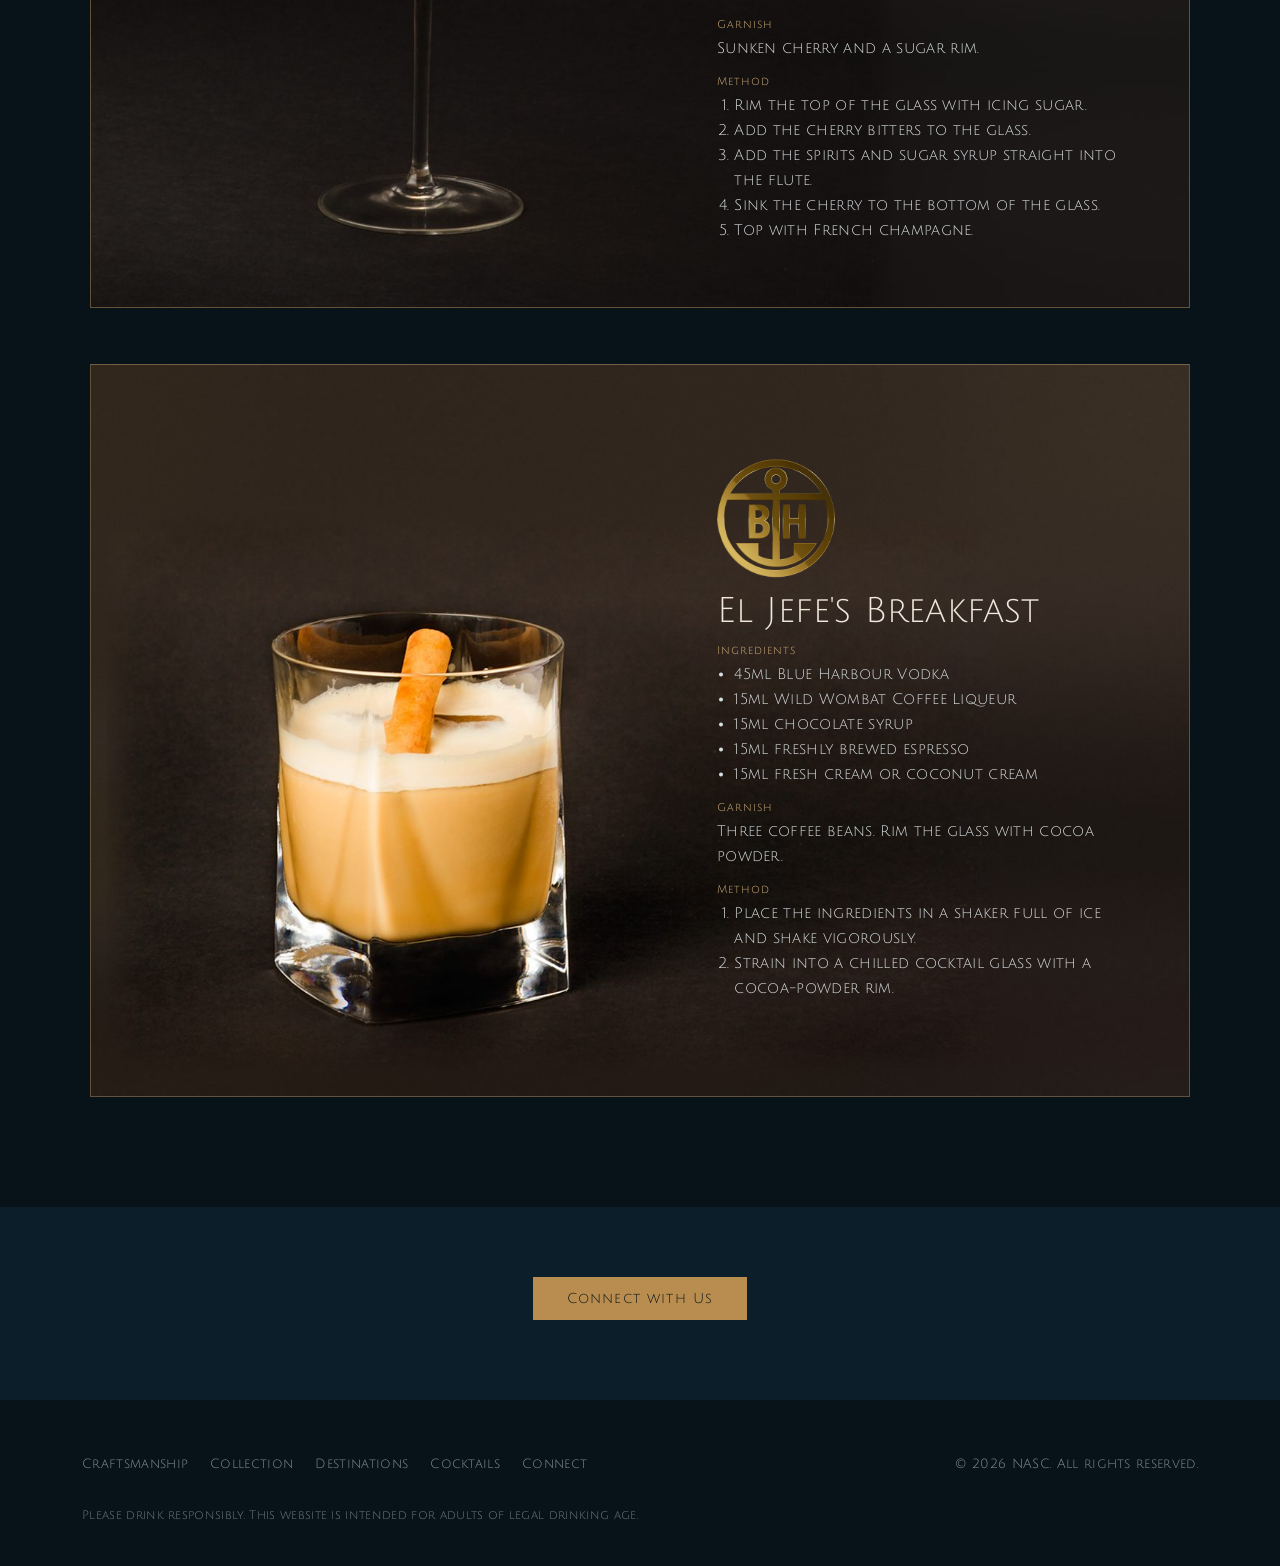
<file: cocktails/index.html>
<!DOCTYPE html>
<html lang="en">
<head>
<meta charset="UTF-8">
<meta name="viewport" content="width=device-width, initial-scale=1.0">
<title>Cocktails — Blue Harbour Spirits</title>
<meta name="description" content="Eight signature Blue Harbour cocktails with ingredients and method, from the Harbour Breeze to the Black Queen of France.">
<link rel="canonical" href="https://www.blueharbourspirits.com/cocktails/">
<meta name="robots" content="index, follow, max-image-preview:large">
<meta name="theme-color" content="#0c1e2a">
<meta property="og:type" content="website">
<meta property="og:site_name" content="Blue Harbour Spirits">
<meta property="og:title" content="Cocktails — Blue Harbour Spirits">
<meta property="og:description" content="Eight signature Blue Harbour cocktails with ingredients and method, from the Harbour Breeze to the Black Queen of France.">
<meta property="og:url" content="https://www.blueharbourspirits.com/cocktails/">
<meta property="og:image" content="https://www.blueharbourspirits.com/assets/share.jpg">
<meta property="og:image:width" content="1200"><meta property="og:image:height" content="630">
<meta name="twitter:card" content="summary_large_image">
<meta name="twitter:title" content="Cocktails — Blue Harbour Spirits">
<meta name="twitter:description" content="Eight signature Blue Harbour cocktails with ingredients and method, from the Harbour Breeze to the Black Queen of France.">
<meta name="twitter:image" content="https://www.blueharbourspirits.com/assets/share.jpg">
<link rel="icon" type="image/png" sizes="32x32" href="../assets/favicon-32.png">
<link rel="apple-touch-icon" href="../assets/apple-touch-icon.png">
<link rel="stylesheet" href="../assets/site.css">
<script>try{var t=parseInt(localStorage.getItem('bh-age-ok')||'0',10);if(t&&Date.now()-t<2592000000)document.documentElement.classList.add('age-ok');}catch(e){}</script>
</head>
<body data-page="cocktails">
<div id="ageGate" role="dialog" aria-modal="true" aria-labelledby="ageTitle" aria-describedby="ageText">
  <div class="age-card">
    <img class="age-seal" src="../assets/img-3e626f96.png" alt="">
    <h2 id="ageTitle">Are you of legal age to view this site?</h2>
    <p id="ageText">This website contains information about alcoholic beverages and is intended only for people who are of legal drinking age in their country of residence. By selecting “Yes” you confirm that you are of legal age to view this site.</p>
    <div class="age-actions">
      <button type="button" class="age-yes" id="ageYes">Yes, I am of legal age</button>
      <button type="button" class="age-no" id="ageNo">No</button>
    </div>
    <p class="age-small">Please drink responsibly.</p>
  </div>
</div>
<a href="#main" class="skip-link">Skip to content</a>
<header id="siteHeader">
  <div class="header-inner">
    <div class="social">
      <a href="https://www.instagram.com/blueharbourspirits/" target="_blank" rel="noopener" aria-label="Instagram"><svg viewBox="0 0 24 24" aria-hidden="true"><path d="M12 7.2A4.8 4.8 0 1 0 12 16.8 4.8 4.8 0 0 0 12 7.2zm0 7.9A3.1 3.1 0 1 1 12 8.9a3.1 3.1 0 0 1 0 6.2zM17.3 6.1a1.1 1.1 0 1 0 0 2.2 1.1 1.1 0 0 0 0-2.2zM12 2.9c-2.5 0-2.8 0-3.8.1-2.7.1-4 1.4-4.1 4.1C4 8.1 4 8.5 4 12s0 3.9.1 4.9c.1 2.7 1.4 4 4.1 4.1 1 .1 1.3.1 3.8.1s2.8 0 3.8-.1c2.7-.1 4-1.4 4.1-4.1.1-1 .1-1.3.1-4.9s0-3.9-.1-4.9c-.1-2.7-1.4-4-4.1-4.1-1-.1-1.3-.1-3.8-.1zm0-1.7c2.6 0 2.9 0 3.9.1 3.6.2 5.6 2.2 5.8 5.8.1 1 .1 1.3.1 3.9s0 2.9-.1 3.9c-.2 3.6-2.2 5.6-5.8 5.8-1 .1-1.3.1-3.9.1s-2.9 0-3.9-.1c-3.6-.2-5.6-2.2-5.8-5.8C2.2 14.9 2.2 14.6 2.2 12s0-2.9.1-3.9C2.5 4.5 4.5 2.5 8.1 2.3c1-.1 1.3-.1 3.9-.1z"/></svg></a>
      <a href="https://www.facebook.com/blueharbourspirits" target="_blank" rel="noopener" aria-label="Facebook"><svg viewBox="0 0 24 24" aria-hidden="true"><path d="M13.5 21v-8h2.7l.4-3.1h-3.1V7.9c0-.9.3-1.5 1.6-1.5h1.6V3.6c-.3 0-1.300-.1-2.400-.1-2.400 0-4 1.400-4 4.100v2.300H7.600V13h2.700v8h3.200z"/></svg></a>
    </div>
    <div class="center-col">
      <a href="../index.html" class="brand" aria-label="Blue Harbour Spirits — home">
        <img src="../assets/img-7c23e6a2.webp" alt="Blue Harbour Spirits — Distilled &amp; Bottled in Australia">
      </a>
      <ul class="nav-links" id="navLinks">
        <li><a href="../craftmanship/index.html">Craftsmanship</a></li>
        <li class="has-sub"><a href="../collection/index.html">Collection</a><button type="button" class="sub-toggle" aria-expanded="false" aria-label="Show the Collection pages"><span aria-hidden="true">&#9662;</span></button><ul class="sub-menu"><li><a href="../collection/index.html">Full Range</a></li><li><a href="../blue-harbour-blue/index.html">Blue Harbour Blue</a></li><li><a href="../blue-harbour-purple/index.html">Blue Harbour Purple</a></li><li><a href="../blue-harbour-black-1/index.html">Blue Harbour Black</a></li><li><a href="../blue-harbour-red/index.html">Blue Harbour Red</a></li><li><a href="../blue-harbour-whisky/index.html">Blue Harbour Gold</a></li><li><a href="../downloads/BH_Collection_Catalogue_2026.pdf" target="_blank" rel="noopener">BH Collection Catalogue</a></li></ul></li>
        <li><a href="../destinations/index.html">Destinations</a></li>
        <li><a href="../cocktails/index.html" aria-current="page">Cocktails</a></li>
        <li><a href="../connect/index.html">Connect</a></li>
      </ul>
    </div>
    <button class="nav-toggle" id="navToggle" aria-label="Toggle menu" aria-expanded="false" aria-controls="navLinks">
      <span></span><span></span><span></span>
    </button>
  </div>
</header>
<main id="main">

  <section class="craft-video" style="background-image:url(../assets/img-9b1e3011.jpg)"><video autoplay muted loop playsinline preload="metadata" aria-hidden="true"><source src="../assets/video-a0421466.mp4" type="video/mp4"></video><div class="wrap craft-video-text"><h1>Cocktails</h1></div></section>
  <section class="craft-intro"><div class="wrap"><img class="craft-seal" src="../assets/img-eb62664f.png" alt=""><p class="craft-lead">Perfect in a sundowner at the yacht club, sipped on board a cruiser at dusk as the sun dips below the Harbour Bridge, or at a rooftop bar as the lights of the Blue Harbour twinkle around you. In fact, for any occasion worth sharing.</p></div></section>
  <section class="cocktail-list"><div class="wrap"><div class="stage-list"><article class="stage" style="background-image:url(../assets/img-e04429ca.jpg)" role="img" aria-label="Blue Harbour Martini cocktail"><div class="stage-txt">
        <div class="seal" aria-hidden="true"><img src="../assets/img-eb62664f.png" alt="" loading="lazy" decoding="async"></div><h2>Blue Harbour Martini</h2>
        <h3>Ingredients</h3><ul><li>30ml Blue Harbour Vodka</li><li>30ml Blue Harbour Black Truffle Vodka</li><li>2 sprigs of sage</li><li>5ml dry vermouth</li></ul>
        <h3>Garnish</h3><p>A sprig of sage.</p>
        <h3>Method</h3><ol><li>Add all ingredients into a mixing glass and stir to chill.</li><li>Double strain into a martini glass.</li><li>Garnish with the sage resting in the drink and serve.</li></ol>
      </div></article><article class="stage" style="background-image:url(../assets/img-0297fbad.jpg)" role="img" aria-label="Harbour Thyme Martini cocktail"><div class="stage-txt">
        <div class="seal" aria-hidden="true"><img src="../assets/img-eb62664f.png" alt="" loading="lazy" decoding="async"></div><h2>Harbour Thyme Martini</h2>
        <h3>Ingredients</h3><ul><li>60ml Blue Harbour Vodka</li><li>2 sprigs of thyme</li><li>15ml lemon juice</li><li>2 dashes of lemon bitters</li><li>15ml soda water</li></ul>
        <h3>Garnish</h3><p>Long lemon zest and a fresh sprig of thyme.</p>
        <h3>Method</h3><ol><li>Add all ingredients into a mixing glass and stir to mix and chill.</li><li>Strain into a chilled martini glass.</li><li>Garnish and serve.</li></ol>
      </div></article><article class="stage" style="background-image:url(../assets/img-f93e2d5c.jpg)" role="img" aria-label="Harbour Breeze cocktail"><div class="stage-txt">
        <div class="seal" aria-hidden="true"><img src="../assets/img-eb62664f.png" alt="" loading="lazy" decoding="async"></div><h2>Harbour Breeze</h2>
        <h3>Ingredients</h3><ul><li>45ml Blue Harbour Black Truffle Vodka</li><li>30ml pineapple juice</li><li>Mint sprig</li></ul>
        <h3>Garnish</h3><p>Large mint sprig.</p>
        <h3>Method</h3><ol><li>Pour all ingredients into a Boston shaker and dry shake.</li><li>Add ice and shake again to chill.</li><li>Double strain into a martini glass and garnish.</li></ol>
      </div></article><article class="stage" style="background-image:url(../assets/img-a66fcb14.jpg)" role="img" aria-label="Harbour Heaven cocktail"><div class="stage-txt">
        <div class="seal" aria-hidden="true"><img src="../assets/img-eb62664f.png" alt="" loading="lazy" decoding="async"></div><h2>Harbour Heaven</h2>
        <h3>Ingredients</h3><ul><li>30ml Blue Harbour Vodka</li><li>15ml Blue Harbour Truffle Vodka</li><li>15ml lime juice</li><li>15ml pineapple juice</li><li>15ml agave nectar</li></ul>
        <h3>Garnish</h3><p>Two pineapple leaves and a cherry speared on a small toothpick.</p>
        <h3>Method</h3><ol><li>Add all ingredients to a Boston shaker and shake.</li><li>Double strain into a chilled martini glass.</li><li>Add garnish and serve.</li></ol>
      </div></article><article class="stage" style="background-image:url(../assets/img-8e2ec455.jpg)" role="img" aria-label="Harbour Espresso cocktail"><div class="stage-txt">
        <div class="seal" aria-hidden="true"><img src="../assets/img-eb62664f.png" alt="" loading="lazy" decoding="async"></div><h2>Harbour Espresso</h2>
        <h3>Ingredients</h3><ul><li>30ml Blue Harbour Vodka</li><li>30ml Wild Wombat Coffee Liqueur</li><li>30ml espresso</li></ul>
        <h3>Garnish</h3><p>Grated cinnamon over the top of the froth.</p>
        <h3>Method</h3><ol><li>Add all ingredients into a Boston shaker and hard shake to achieve a nice layer of froth.</li><li>Pour into a chilled latte glass and dust the top of the froth with cinnamon.</li></ol>
      </div></article><article class="stage" style="background-image:url(../assets/img-ce52297a.jpg)" role="img" aria-label="Harbour Espresso Royal cocktail"><div class="stage-txt">
        <div class="seal" aria-hidden="true"><img src="../assets/img-eb62664f.png" alt="" loading="lazy" decoding="async"></div><h2>Harbour Espresso Royal</h2>
        <h3>Ingredients</h3><ul><li>45ml Blue Harbour Black Truffle Vodka</li><li>15ml Wild Wombat Coffee Liqueur</li><li>15ml espresso</li></ul>
        <h3>Garnish</h3><p>Grated cinnamon over the top of the froth.</p>
        <h3>Method</h3><ol><li>Add all ingredients into a Boston shaker and hard shake to achieve a nice layer of froth.</li><li>Pour into a chilled latte glass and dust the top of the froth with cinnamon.</li></ol>
      </div></article><article class="stage" style="background-image:url(../assets/img-1ae2833f.jpg)" role="img" aria-label="Black Queen of France cocktail"><div class="stage-txt">
        <div class="seal" aria-hidden="true"><img src="../assets/img-eb62664f.png" alt="" loading="lazy" decoding="async"></div><h2>Black Queen of France</h2>
        <h3>Ingredients</h3><ul><li>30ml Blue Harbour Truffle Vodka</li><li>15ml VSOP cognac</li><li>3 dashes of cherry bitters</li><li>5ml sugar syrup</li><li>Top with dry French champagne</li></ul>
        <h3>Garnish</h3><p>Sunken cherry and a sugar rim.</p>
        <h3>Method</h3><ol><li>Rim the top of the glass with icing sugar.</li><li>Add the cherry bitters to the glass.</li><li>Add the spirits and sugar syrup straight into the flute.</li><li>Sink the cherry to the bottom of the glass.</li><li>Top with French champagne.</li></ol>
      </div></article><article class="stage" style="background-image:url(../assets/img-b1294009.jpg)" role="img" aria-label="El Jefe's Breakfast cocktail"><div class="stage-txt"><div class="seal" aria-hidden="true"><img src="../assets/img-eb62664f.png" alt="" loading="lazy" decoding="async"></div><h2>El Jefe's Breakfast</h2><h3>Ingredients</h3><ul><li>45ml Blue Harbour Vodka</li><li>15ml Wild Wombat Coffee Liqueur</li><li>15ml chocolate syrup</li><li>15ml freshly brewed espresso</li><li>15ml fresh cream or coconut cream</li></ul><h3>Garnish</h3><p>Three coffee beans. Rim the glass with cocoa powder.</p><h3>Method</h3><ol><li>Place the ingredients in a shaker full of ice and shake vigorously.</li><li>Strain into a chilled cocktail glass with a cocoa-powder rim.</li></ol></div></article></div></div></section>

  <section class="next-page"><div class="wrap"><p class="craft-cta"><a class="btn" href="../connect/index.html">Connect with Us</a></p></div></section>

</main>
<footer>
  <div class="wrap footer-row">
    <ul class="footer-links">
      <li><a href="../craftmanship/index.html">Craftsmanship</a></li>
      <li><a href="../collection/index.html">Collection</a></li>
      <li><a href="../destinations/index.html">Destinations</a></li>
      <li><a href="../cocktails/index.html">Cocktails</a></li>
      <li><a href="../connect/index.html">Connect</a></li>
    </ul>
    <p class="footer-copy">© <span id="year">2026</span> NASC. All rights reserved.</p>
    <p class="footer-legal">Please drink responsibly. This website is intended for adults of legal drinking age.</p>
  </div>
</footer>
<script src="../assets/site.js" defer></script>
</body>
</html>
</file>
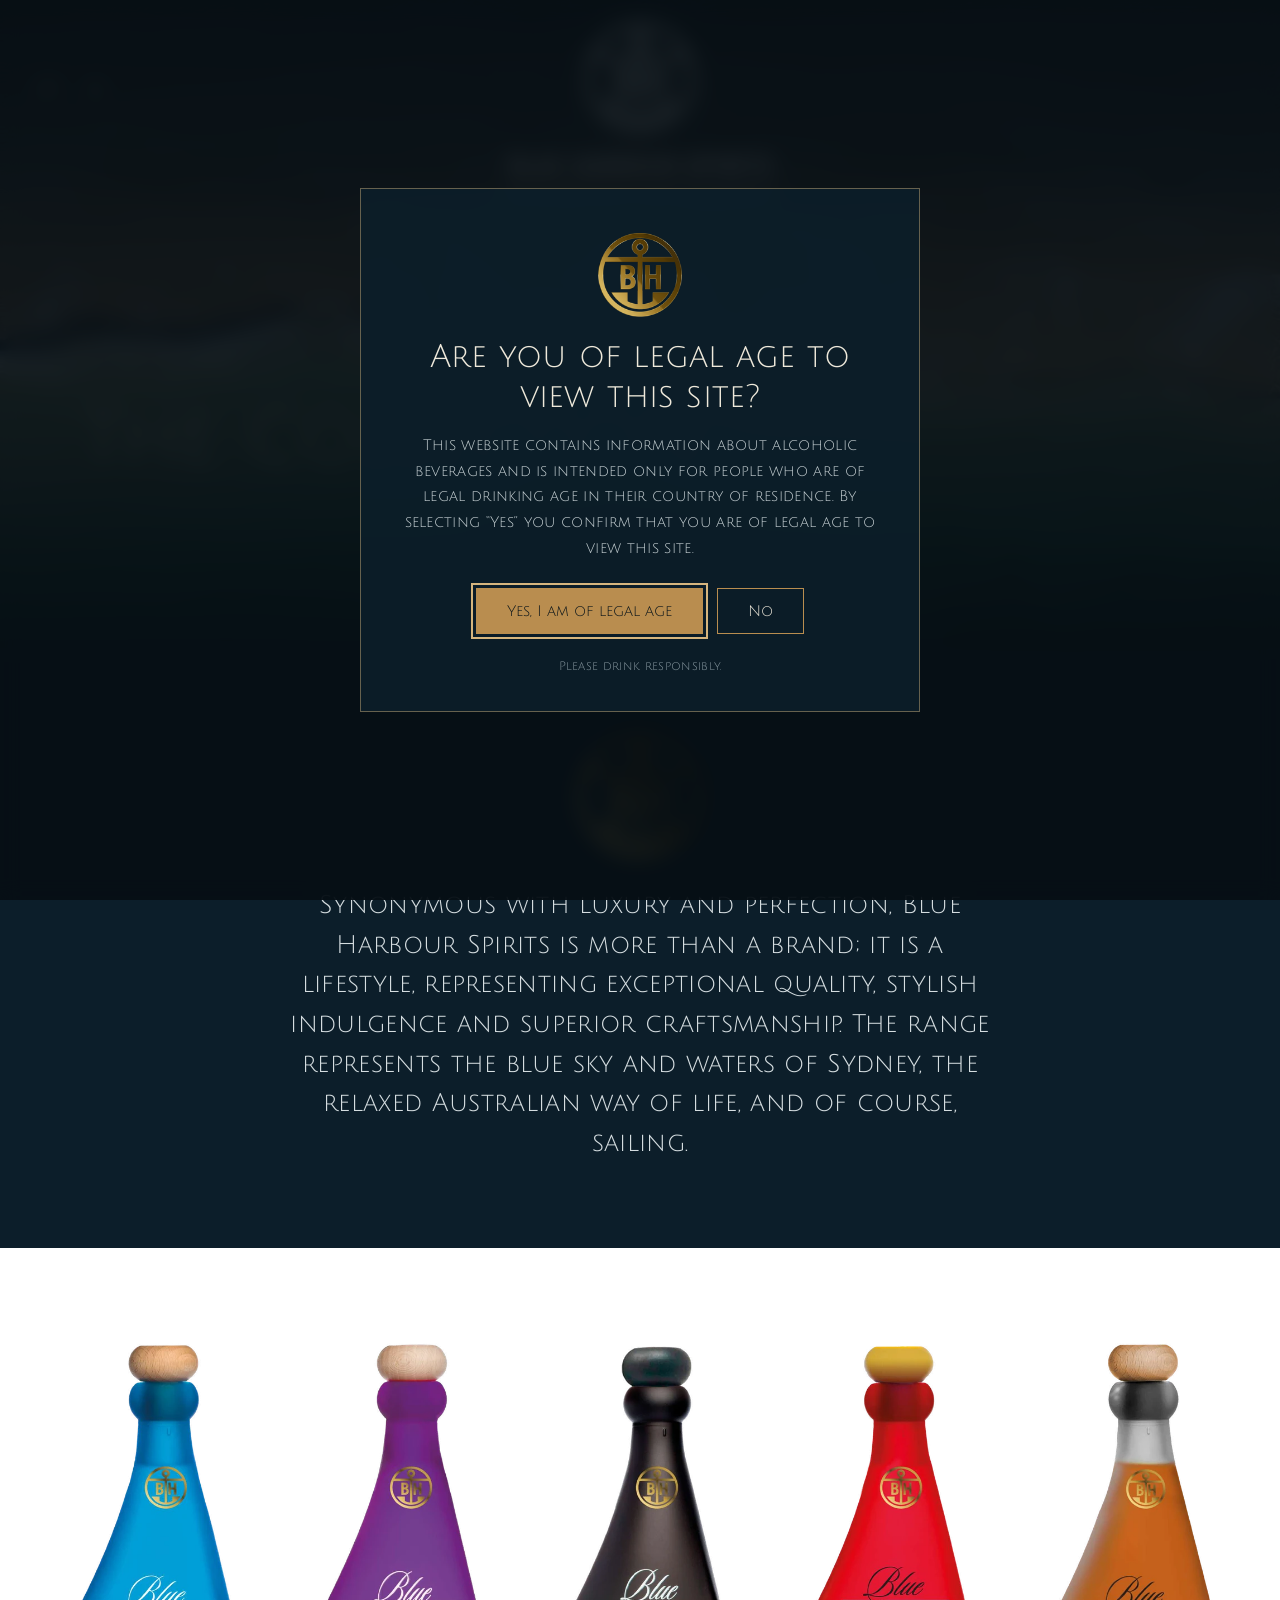
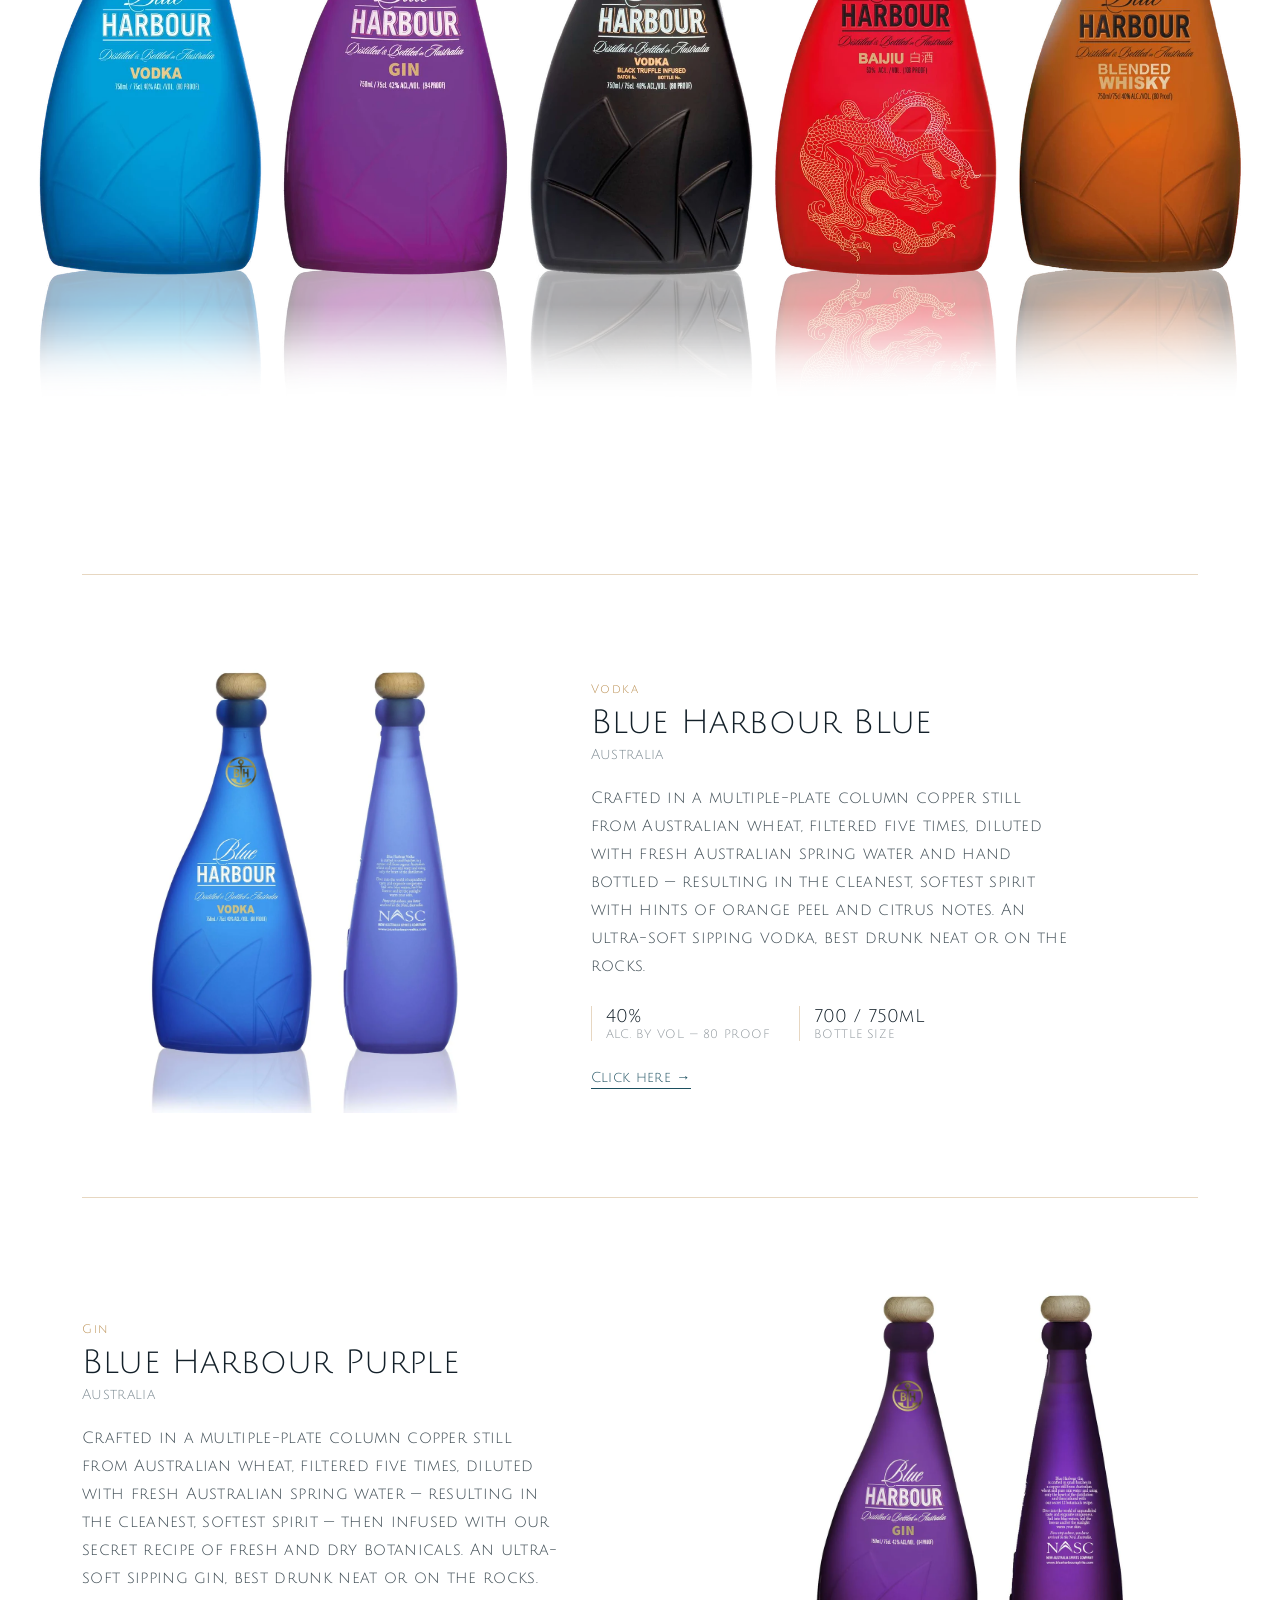
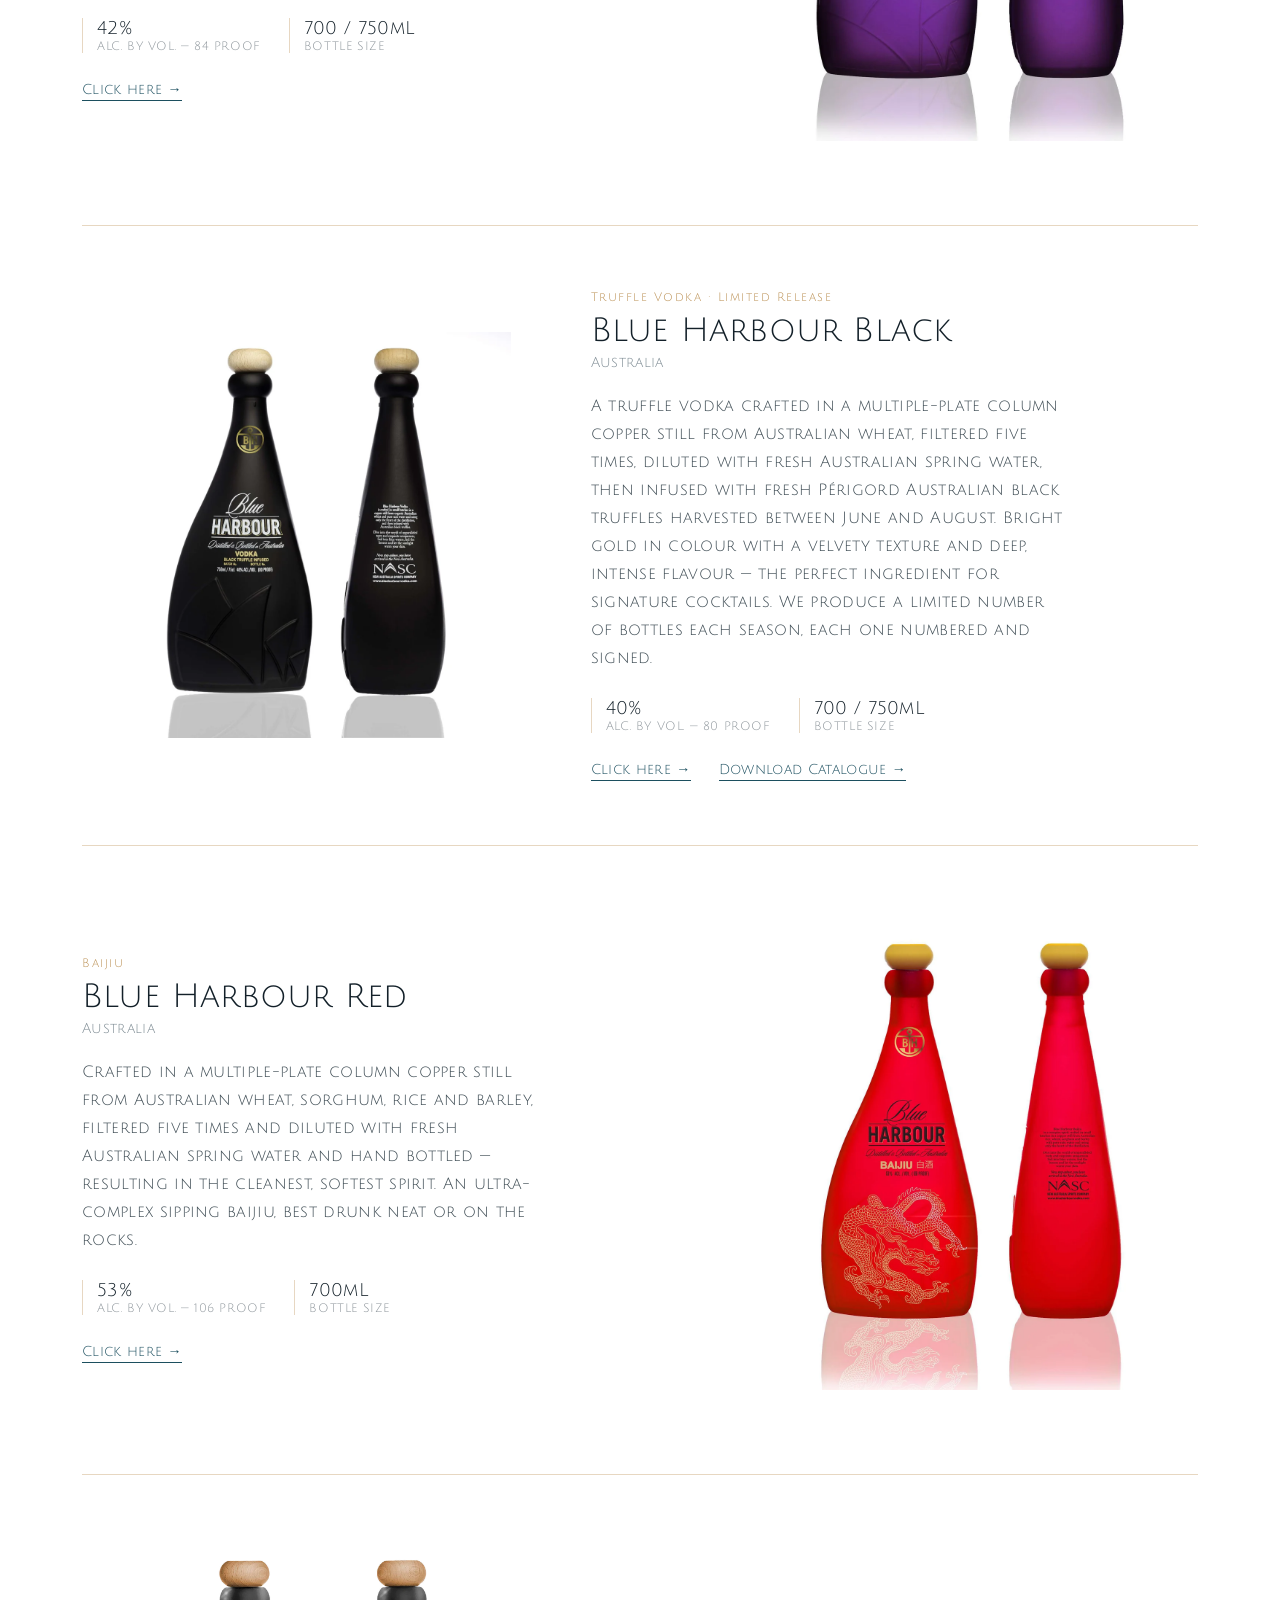
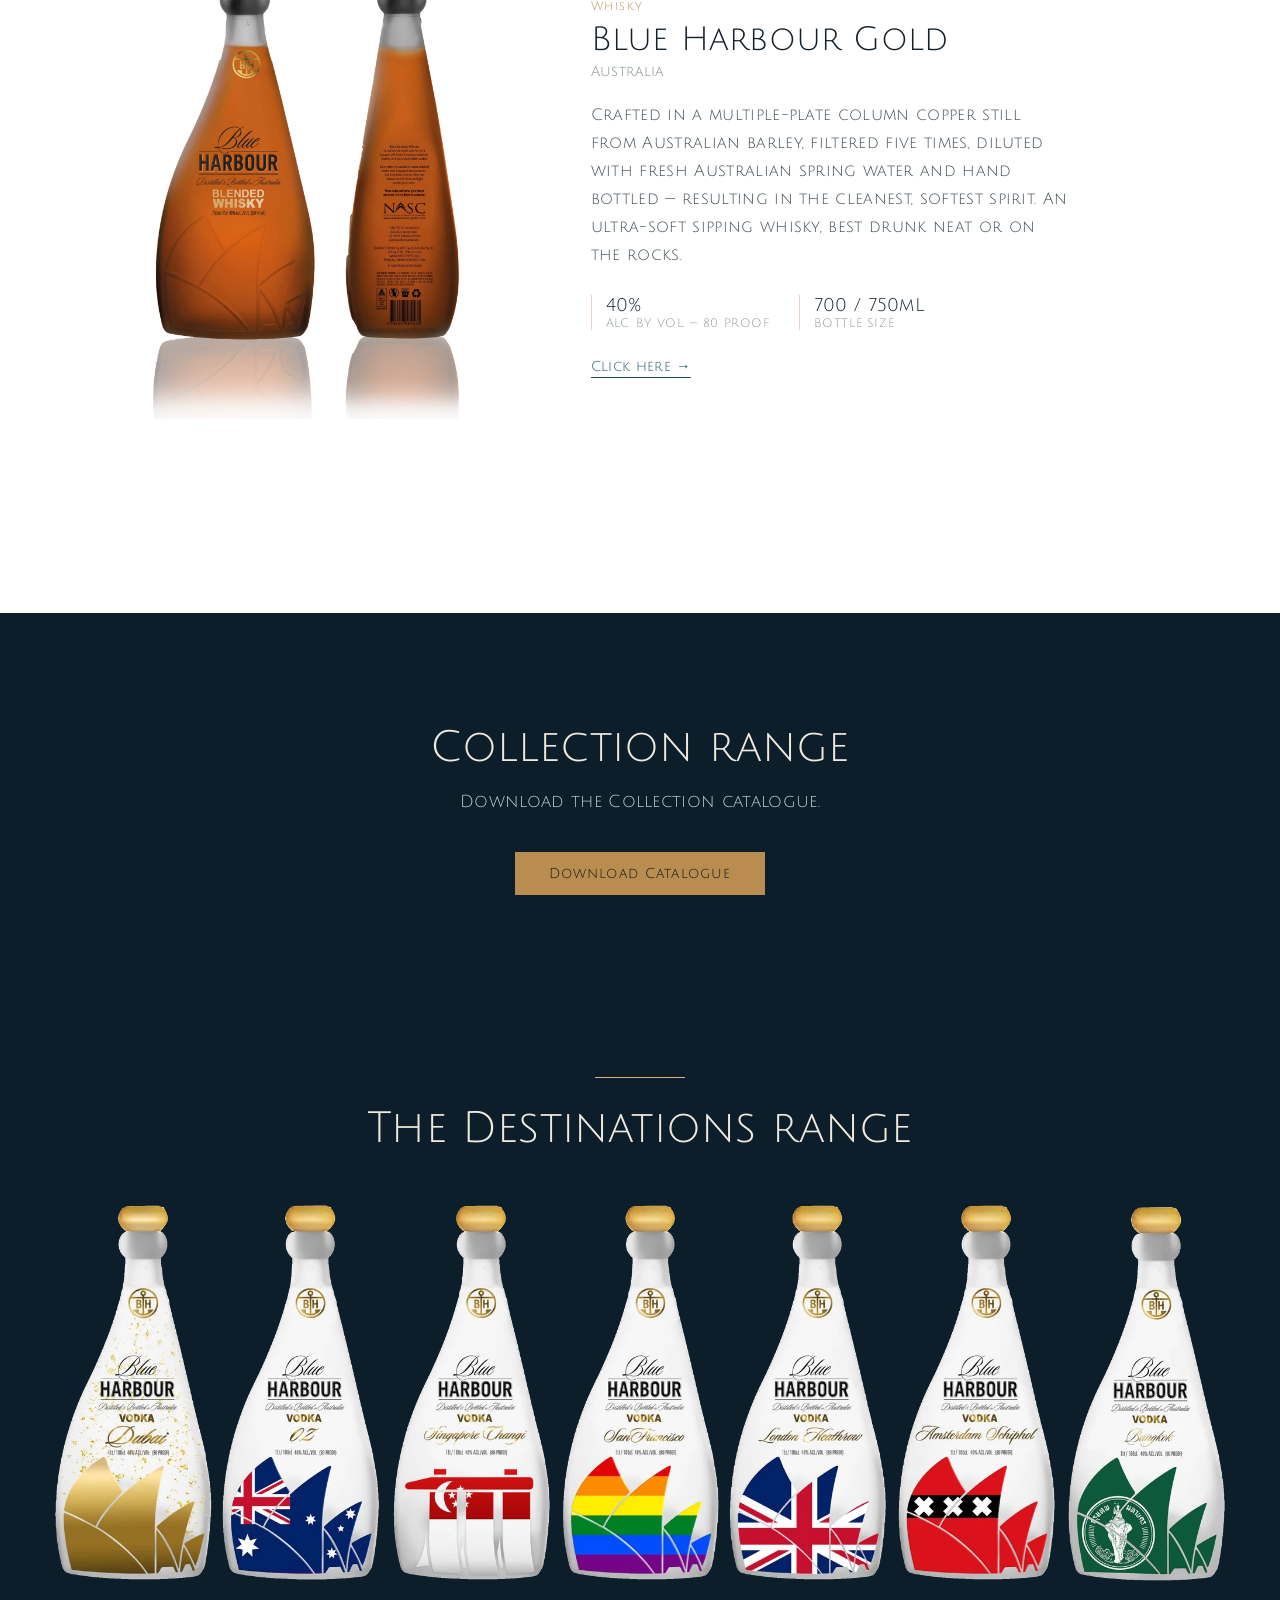
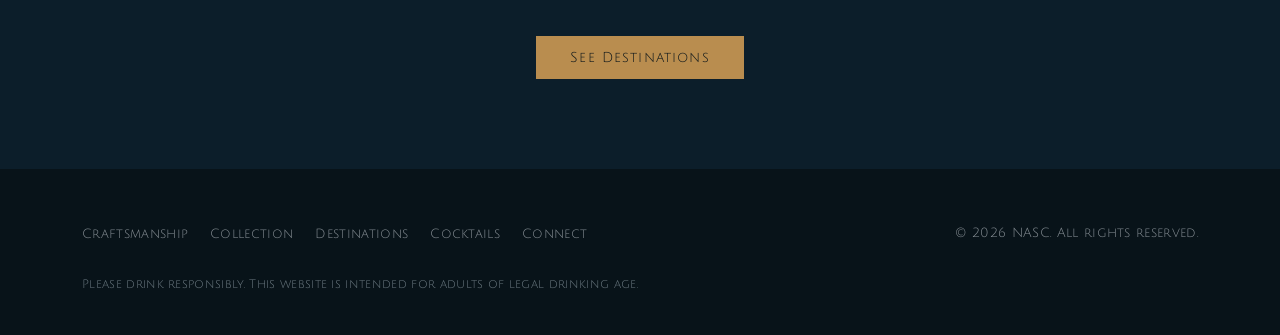
<file: collection/index.html>
<!DOCTYPE html>
<html lang="en">
<head>
<meta charset="UTF-8">
<meta name="viewport" content="width=device-width, initial-scale=1.0">
<title>The Collection — Blue Harbour Spirits</title>
<meta name="description" content="Explore the Blue Harbour Collection: Blue vodka, Purple gin, Black truffle vodka, Red baijiu and Gold whisky. Download the 2026 catalogue.">
<link rel="canonical" href="https://www.blueharbourspirits.com/collection/">
<meta name="robots" content="index, follow, max-image-preview:large">
<meta name="theme-color" content="#0c1e2a">
<meta property="og:type" content="website">
<meta property="og:site_name" content="Blue Harbour Spirits">
<meta property="og:title" content="The Collection — Blue Harbour Spirits">
<meta property="og:description" content="Explore the Blue Harbour Collection: Blue vodka, Purple gin, Black truffle vodka, Red baijiu and Gold whisky. Download the 2026 catalogue.">
<meta property="og:url" content="https://www.blueharbourspirits.com/collection/">
<meta property="og:image" content="https://www.blueharbourspirits.com/assets/share.jpg">
<meta property="og:image:width" content="1200"><meta property="og:image:height" content="630">
<meta name="twitter:card" content="summary_large_image">
<meta name="twitter:title" content="The Collection — Blue Harbour Spirits">
<meta name="twitter:description" content="Explore the Blue Harbour Collection: Blue vodka, Purple gin, Black truffle vodka, Red baijiu and Gold whisky. Download the 2026 catalogue.">
<meta name="twitter:image" content="https://www.blueharbourspirits.com/assets/share.jpg">
<link rel="icon" type="image/png" sizes="32x32" href="../assets/favicon-32.png">
<link rel="apple-touch-icon" href="../assets/apple-touch-icon.png">
<link rel="stylesheet" href="../assets/site.css">
<script>try{var t=parseInt(localStorage.getItem('bh-age-ok')||'0',10);if(t&&Date.now()-t<2592000000)document.documentElement.classList.add('age-ok');}catch(e){}</script>
</head>
<body data-page="collection">
<div id="ageGate" role="dialog" aria-modal="true" aria-labelledby="ageTitle" aria-describedby="ageText">
  <div class="age-card">
    <img class="age-seal" src="../assets/img-3e626f96.png" alt="">
    <h2 id="ageTitle">Are you of legal age to view this site?</h2>
    <p id="ageText">This website contains information about alcoholic beverages and is intended only for people who are of legal drinking age in their country of residence. By selecting “Yes” you confirm that you are of legal age to view this site.</p>
    <div class="age-actions">
      <button type="button" class="age-yes" id="ageYes">Yes, I am of legal age</button>
      <button type="button" class="age-no" id="ageNo">No</button>
    </div>
    <p class="age-small">Please drink responsibly.</p>
  </div>
</div>
<a href="#main" class="skip-link">Skip to content</a>
<header id="siteHeader">
  <div class="header-inner">
    <div class="social">
      <a href="https://www.instagram.com/blueharbourspirits/" target="_blank" rel="noopener" aria-label="Instagram"><svg viewBox="0 0 24 24" aria-hidden="true"><path d="M12 7.2A4.8 4.8 0 1 0 12 16.8 4.8 4.8 0 0 0 12 7.2zm0 7.9A3.1 3.1 0 1 1 12 8.9a3.1 3.1 0 0 1 0 6.2zM17.3 6.1a1.1 1.1 0 1 0 0 2.2 1.1 1.1 0 0 0 0-2.2zM12 2.9c-2.5 0-2.8 0-3.8.1-2.7.1-4 1.4-4.1 4.1C4 8.1 4 8.5 4 12s0 3.9.1 4.9c.1 2.7 1.4 4 4.1 4.1 1 .1 1.3.1 3.8.1s2.8 0 3.8-.1c2.7-.1 4-1.4 4.1-4.1.1-1 .1-1.3.1-4.9s0-3.9-.1-4.9c-.1-2.7-1.4-4-4.1-4.1-1-.1-1.3-.1-3.8-.1zm0-1.7c2.6 0 2.9 0 3.9.1 3.6.2 5.6 2.2 5.8 5.8.1 1 .1 1.3.1 3.9s0 2.9-.1 3.9c-.2 3.6-2.2 5.6-5.8 5.8-1 .1-1.3.1-3.9.1s-2.9 0-3.9-.1c-3.6-.2-5.6-2.2-5.8-5.8C2.2 14.9 2.2 14.6 2.2 12s0-2.9.1-3.9C2.5 4.5 4.5 2.5 8.1 2.3c1-.1 1.3-.1 3.9-.1z"/></svg></a>
      <a href="https://www.facebook.com/blueharbourspirits" target="_blank" rel="noopener" aria-label="Facebook"><svg viewBox="0 0 24 24" aria-hidden="true"><path d="M13.5 21v-8h2.7l.4-3.1h-3.1V7.9c0-.9.3-1.5 1.6-1.5h1.6V3.6c-.3 0-1.300-.1-2.400-.1-2.400 0-4 1.400-4 4.100v2.300H7.600V13h2.700v8h3.200z"/></svg></a>
    </div>
    <div class="center-col">
      <a href="../index.html" class="brand" aria-label="Blue Harbour Spirits — home">
        <img src="../assets/img-7c23e6a2.webp" alt="Blue Harbour Spirits — Distilled &amp; Bottled in Australia">
      </a>
      <ul class="nav-links" id="navLinks">
        <li><a href="../craftmanship/index.html">Craftsmanship</a></li>
        <li class="has-sub"><a href="../collection/index.html" aria-current="page">Collection</a><button type="button" class="sub-toggle" aria-expanded="false" aria-label="Show the Collection pages"><span aria-hidden="true">&#9662;</span></button><ul class="sub-menu"><li><a href="../collection/index.html" aria-current="page">Full Range</a></li><li><a href="../blue-harbour-blue/index.html">Blue Harbour Blue</a></li><li><a href="../blue-harbour-purple/index.html">Blue Harbour Purple</a></li><li><a href="../blue-harbour-black-1/index.html">Blue Harbour Black</a></li><li><a href="../blue-harbour-red/index.html">Blue Harbour Red</a></li><li><a href="../blue-harbour-whisky/index.html">Blue Harbour Gold</a></li><li><a href="../downloads/BH_Collection_Catalogue_2026.pdf" target="_blank" rel="noopener">BH Collection Catalogue</a></li></ul></li>
        <li><a href="../destinations/index.html">Destinations</a></li>
        <li><a href="../cocktails/index.html">Cocktails</a></li>
        <li><a href="../connect/index.html">Connect</a></li>
      </ul>
    </div>
    <button class="nav-toggle" id="navToggle" aria-label="Toggle menu" aria-expanded="false" aria-controls="navLinks">
      <span></span><span></span><span></span>
    </button>
  </div>
</header>
<main id="main">

<section class="craft-video" style="background-image:url(../assets/img-9d710a15.jpg)"><video autoplay muted loop playsinline preload="metadata" aria-hidden="true"><source src="../assets/video-1ec4e54a.mp4" type="video/mp4"></video><div class="wrap craft-video-text"><h1>The Collection</h1></div></section>
  <section class="craft-intro"><div class="wrap"><img class="craft-seal" src="../assets/img-eb62664f.png" alt=""><p class="craft-lead">Synonymous with luxury and perfection, Blue Harbour Spirits is more than a brand; it is a lifestyle, representing exceptional quality, stylish indulgence and superior craftsmanship. The range represents the blue sky and waters of Sydney, the relaxed Australian way of life, and of course, sailing.</p></div></section>
  <section class="bottles-band"><img src="../assets/img-e1392cfa.webp" alt="Blue Harbour Vodka, Gin, Black Truffle Vodka, Baijiu and Whisky" loading="lazy" decoding="async"></section>
  <section class="collection" id="collection">
    <div class="wrap">
      <div class="product">
        <div class="product-media">
          <a href="../blue-harbour-blue/index.html" tabindex="-1" aria-hidden="true"><img src="../assets/img-16073b1a.webp" alt="Blue Harbour Blue vodka bottle" loading="lazy" decoding="async"></a>
        </div>
        <div class="product-copy">
          <div class="product-name-tag">Vodka</div>
          <h3 class="product-name">Blue Harbour Blue</h3>
          <div class="product-country">Australia</div>
          <p class="product-desc">Crafted in a multiple-plate column copper still from Australian wheat, filtered five times, diluted with fresh Australian spring water and hand bottled — resulting in the cleanest, softest spirit with hints of orange peel and citrus notes. An ultra-soft sipping vodka, best drunk neat or on the rocks.</p>
          <div class="product-specs">
            <div><span class="v">40%</span><span class="l">ALC. BY VOL. — 80 PROOF</span></div>
            <div><span class="v">700 / 750mL</span><span class="l">BOTTLE SIZE</span></div>
          </div>
          <p class="product-links"><a class="product-link" href="../blue-harbour-blue/index.html" aria-label="Click here to discover Blue Harbour Blue">Click here →</a></p>
        </div>
      </div>

      <div class="product">
        <div class="product-media">
          <a href="../blue-harbour-purple/index.html" tabindex="-1" aria-hidden="true"><img src="../assets/img-4479ec86.webp" alt="Blue Harbour Purple gin bottle" loading="lazy" decoding="async"></a>
        </div>
        <div class="product-copy">
          <div class="product-name-tag">Gin</div>
          <h3 class="product-name">Blue Harbour Purple</h3>
          <div class="product-country">Australia</div>
          <p class="product-desc">Crafted in a multiple-plate column copper still from Australian wheat, filtered five times, diluted with fresh Australian spring water — resulting in the cleanest, softest spirit — then infused with our secret recipe of fresh and dry botanicals. An ultra-soft sipping gin, best drunk neat or on the rocks.</p>
          <div class="product-specs">
            <div><span class="v">42%</span><span class="l">ALC. BY VOL. — 84 PROOF</span></div>
            <div><span class="v">700 / 750mL</span><span class="l">BOTTLE SIZE</span></div>
          </div>
          <p class="product-links"><a class="product-link" href="../blue-harbour-purple/index.html" aria-label="Click here to discover Blue Harbour Purple">Click here →</a></p>
        </div>
      </div>

      <div class="product">
        <div class="product-media">
          <a href="../blue-harbour-black-1/index.html" tabindex="-1" aria-hidden="true"><img src="../assets/img-21f611da.webp" alt="Blue Harbour Black truffle vodka bottle" loading="lazy" decoding="async"></a>
        </div>
        <div class="product-copy">
          <div class="product-name-tag">Truffle Vodka · Limited Release</div>
          <h3 class="product-name">Blue Harbour Black</h3>
          <div class="product-country">Australia</div>
          <p class="product-desc">A truffle vodka crafted in a multiple-plate column copper still from Australian wheat, filtered five times, diluted with fresh Australian spring water, then infused with fresh Périgord Australian black truffles harvested between June and August. Bright gold in colour with a velvety texture and deep, intense flavour — the perfect ingredient for signature cocktails. We produce a limited number of bottles each season, each one numbered and signed.</p>
          <div class="product-specs">
            <div><span class="v">40%</span><span class="l">ALC. BY VOL. — 80 PROOF</span></div>
            <div><span class="v">700 / 750mL</span><span class="l">BOTTLE SIZE</span></div>
          </div>
          <p class="product-links"><a class="product-link" href="../blue-harbour-black-1/index.html" aria-label="Click here to discover Blue Harbour Black">Click here →</a><a class="product-link" href="../downloads/BH_Collection_Catalogue_2026.pdf" target="_blank" rel="noopener">Download Catalogue →</a></p>
        </div>
      </div>

      <div class="product">
        <div class="product-media">
          <a href="../blue-harbour-red/index.html" tabindex="-1" aria-hidden="true"><img src="../assets/img-0d3ddfb7.webp" alt="Blue Harbour Red baijiu bottle" loading="lazy" decoding="async"></a>
        </div>
        <div class="product-copy">
          <div class="product-name-tag">Baijiu</div>
          <h3 class="product-name">Blue Harbour Red</h3>
          <div class="product-country">Australia</div>
          <p class="product-desc">Crafted in a multiple-plate column copper still from Australian wheat, sorghum, rice and barley, filtered five times and diluted with fresh Australian spring water and hand bottled — resulting in the cleanest, softest spirit. An ultra-complex sipping baijiu, best drunk neat or on the rocks.</p>
          <div class="product-specs">
            <div><span class="v">53%</span><span class="l">ALC. BY VOL. — 106 PROOF</span></div>
            <div><span class="v">700mL</span><span class="l">BOTTLE SIZE</span></div>
          </div>
          <p class="product-links"><a class="product-link" href="../blue-harbour-red/index.html" aria-label="Click here to discover Blue Harbour Red">Click here →</a></p>
        </div>
      </div>

      <div class="product" style="border-bottom:none;">
        <div class="product-media">
          <a href="../blue-harbour-whisky/index.html" tabindex="-1" aria-hidden="true"><img src="../assets/img-117f2217.webp" alt="Blue Harbour Gold whisky bottles" loading="lazy" decoding="async"></a>
        </div>
        <div class="product-copy">
          <div class="product-name-tag">Whisky</div>
          <h3 class="product-name">Blue Harbour Gold</h3>
          <div class="product-country">Australia</div>
          <p class="product-desc">Crafted in a multiple-plate column copper still from Australian barley, filtered five times, diluted with fresh Australian spring water and hand bottled — resulting in the cleanest, softest spirit. An ultra-soft sipping whisky, best drunk neat or on the rocks.</p>
          <div class="product-specs">
            <div><span class="v">40%</span><span class="l">ALC. BY VOL. — 80 PROOF</span></div>
            <div><span class="v">700 / 750mL</span><span class="l">BOTTLE SIZE</span></div>
          </div>
          <p class="product-links"><a class="product-link" href="../blue-harbour-whisky/index.html" aria-label="Click here to discover Blue Harbour Gold">Click here →</a></p>
        </div>
      </div>
    </div>
  </section>
  <section class="connect-strip" id="catalogues"><div class="wrap">
    <h2 class="section-title">Collection range</h2>
    <p class="lede">Download the Collection catalogue.</p>
    <p class="cta-row"><a class="btn" href="../downloads/BH_Collection_Catalogue_2026.pdf" target="_blank" rel="noopener">Download Catalogue</a></p>
  </div></section>

  <section class="craft-range wide">
    <div class="wrap">
      <div class="section-divider"><span class="gold-rule" aria-hidden="true"></span><h2 class="section-title">The Destinations range</h2></div>
      <img src="../assets/img-ec3ae7c5.webp" alt="Blue Harbour Destinations range: tailor-made bottles for Dubai, Sydney, Singapore, San Francisco, London Heathrow, Amsterdam Schiphol and Bangkok" loading="lazy" decoding="async">
      <p class="craft-cta"><a class="btn" href="../destinations/index.html">See Destinations</a></p>
    </div>
  </section>

</main>
<footer>
  <div class="wrap footer-row">
    <ul class="footer-links">
      <li><a href="../craftmanship/index.html">Craftsmanship</a></li>
      <li><a href="../collection/index.html">Collection</a></li>
      <li><a href="../destinations/index.html">Destinations</a></li>
      <li><a href="../cocktails/index.html">Cocktails</a></li>
      <li><a href="../connect/index.html">Connect</a></li>
    </ul>
    <p class="footer-copy">© <span id="year">2026</span> NASC. All rights reserved.</p>
    <p class="footer-legal">Please drink responsibly. This website is intended for adults of legal drinking age.</p>
  </div>
</footer>
<script src="../assets/site.js" defer></script>
</body>
</html>
</file>
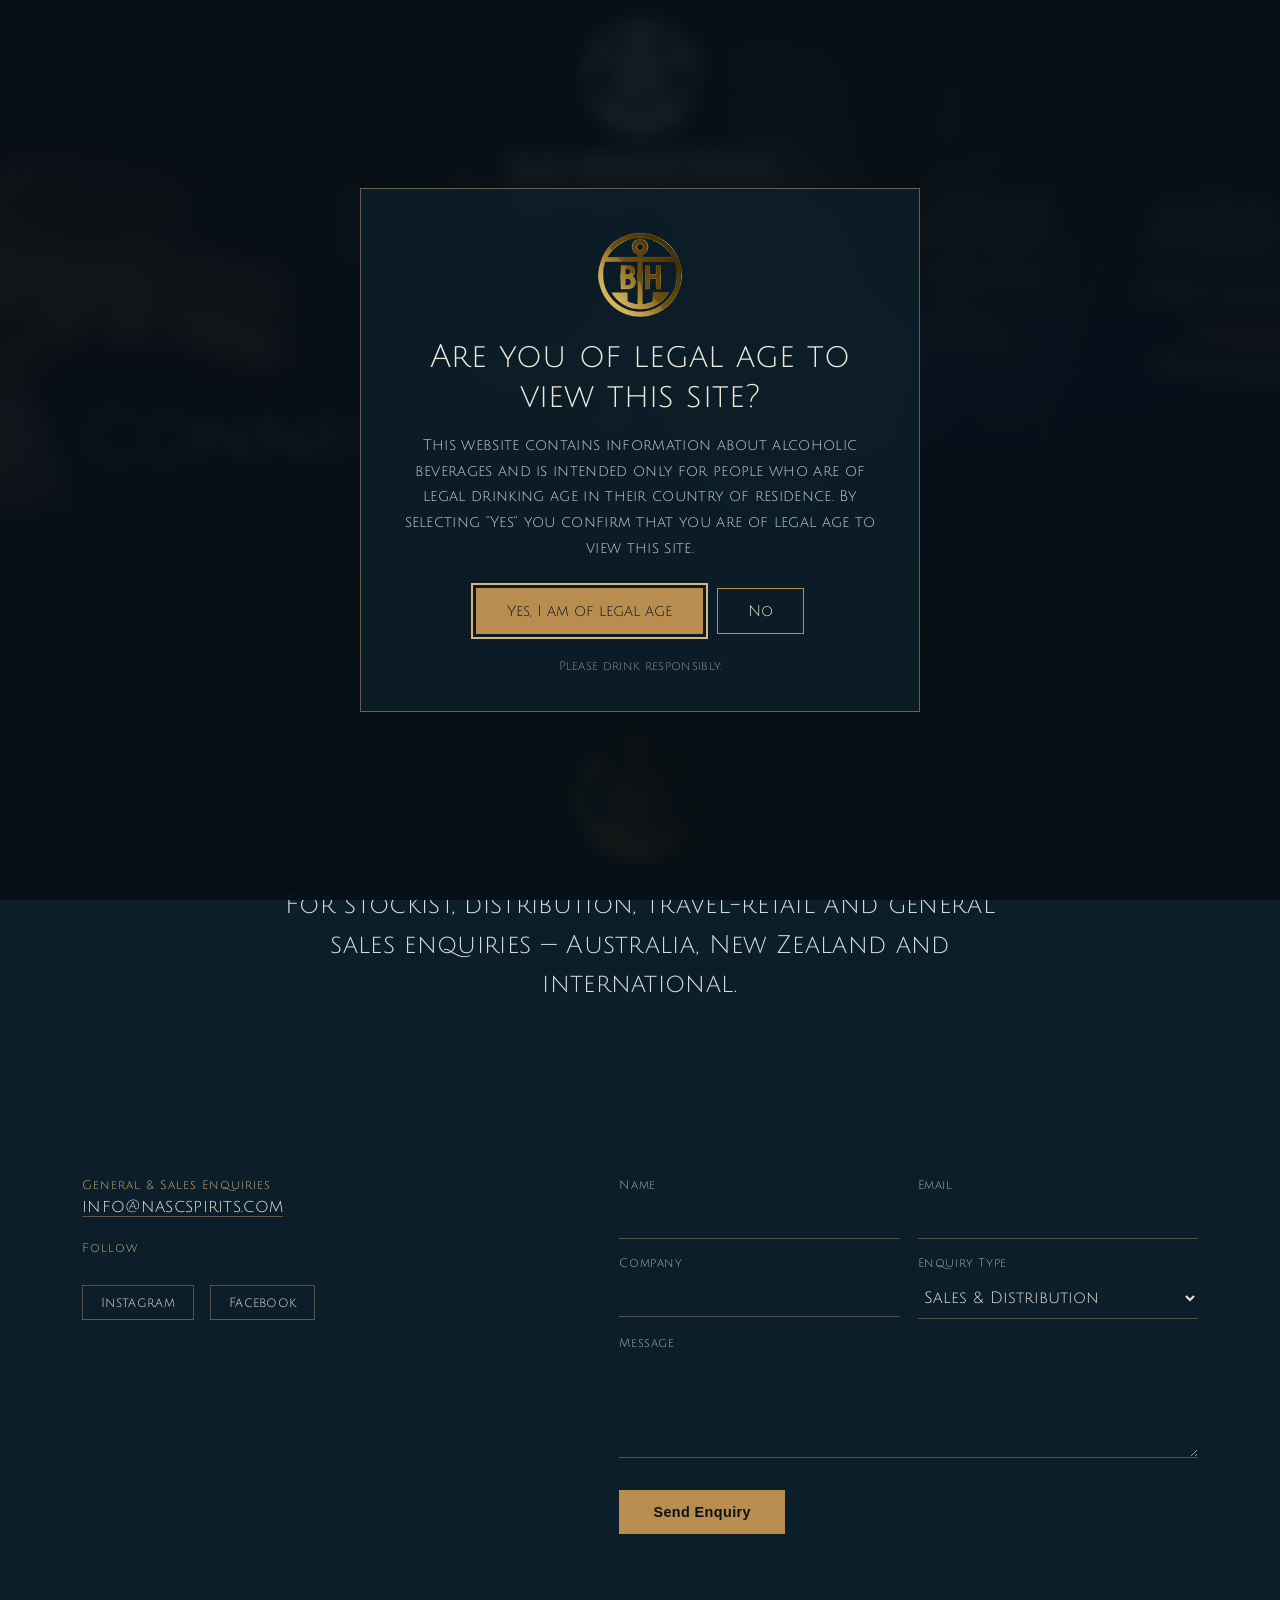
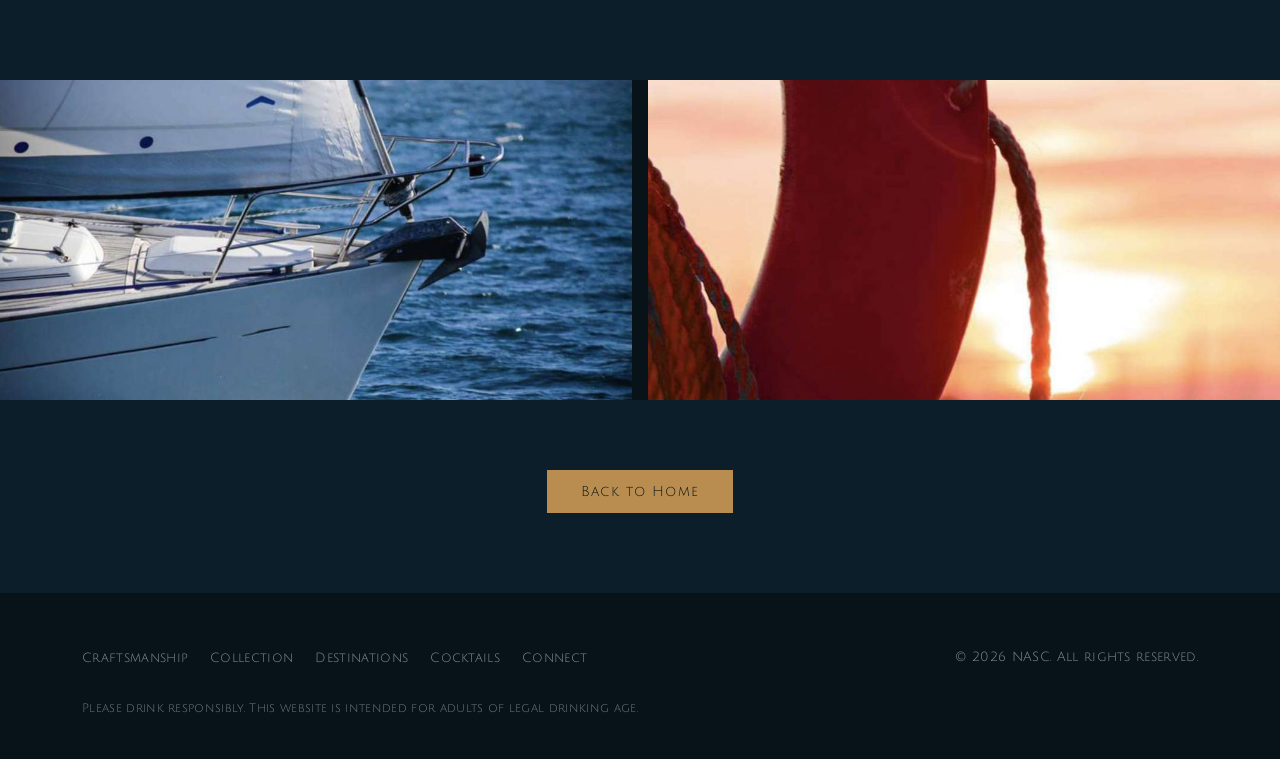
<file: connect/index.html>
<!DOCTYPE html>
<html lang="en">
<head>
<meta charset="UTF-8">
<meta name="viewport" content="width=device-width, initial-scale=1.0">
<title>Connect — Blue Harbour Spirits</title>
<meta name="description" content="Contact Blue Harbour Spirits for stockist, distribution, travel-retail and general sales enquiries in Australia, New Zealand and worldwide.">
<link rel="canonical" href="https://www.blueharbourspirits.com/connect/">
<meta name="robots" content="index, follow, max-image-preview:large">
<meta name="theme-color" content="#0c1e2a">
<meta property="og:type" content="website">
<meta property="og:site_name" content="Blue Harbour Spirits">
<meta property="og:title" content="Connect — Blue Harbour Spirits">
<meta property="og:description" content="Contact Blue Harbour Spirits for stockist, distribution, travel-retail and general sales enquiries in Australia, New Zealand and worldwide.">
<meta property="og:url" content="https://www.blueharbourspirits.com/connect/">
<meta property="og:image" content="https://www.blueharbourspirits.com/assets/share.jpg">
<meta property="og:image:width" content="1200"><meta property="og:image:height" content="630">
<meta name="twitter:card" content="summary_large_image">
<meta name="twitter:title" content="Connect — Blue Harbour Spirits">
<meta name="twitter:description" content="Contact Blue Harbour Spirits for stockist, distribution, travel-retail and general sales enquiries in Australia, New Zealand and worldwide.">
<meta name="twitter:image" content="https://www.blueharbourspirits.com/assets/share.jpg">
<link rel="icon" type="image/png" sizes="32x32" href="../assets/favicon-32.png">
<link rel="apple-touch-icon" href="../assets/apple-touch-icon.png">
<link rel="stylesheet" href="../assets/site.css">
<script>try{var t=parseInt(localStorage.getItem('bh-age-ok')||'0',10);if(t&&Date.now()-t<2592000000)document.documentElement.classList.add('age-ok');}catch(e){}</script>
</head>
<body data-page="connect">
<div id="ageGate" role="dialog" aria-modal="true" aria-labelledby="ageTitle" aria-describedby="ageText">
  <div class="age-card">
    <img class="age-seal" src="../assets/img-3e626f96.png" alt="">
    <h2 id="ageTitle">Are you of legal age to view this site?</h2>
    <p id="ageText">This website contains information about alcoholic beverages and is intended only for people who are of legal drinking age in their country of residence. By selecting “Yes” you confirm that you are of legal age to view this site.</p>
    <div class="age-actions">
      <button type="button" class="age-yes" id="ageYes">Yes, I am of legal age</button>
      <button type="button" class="age-no" id="ageNo">No</button>
    </div>
    <p class="age-small">Please drink responsibly.</p>
  </div>
</div>
<a href="#main" class="skip-link">Skip to content</a>
<header id="siteHeader">
  <div class="header-inner">
    <div class="social">
      <a href="https://www.instagram.com/blueharbourspirits/" target="_blank" rel="noopener" aria-label="Instagram"><svg viewBox="0 0 24 24" aria-hidden="true"><path d="M12 7.2A4.8 4.8 0 1 0 12 16.8 4.8 4.8 0 0 0 12 7.2zm0 7.9A3.1 3.1 0 1 1 12 8.9a3.1 3.1 0 0 1 0 6.2zM17.3 6.1a1.1 1.1 0 1 0 0 2.2 1.1 1.1 0 0 0 0-2.2zM12 2.9c-2.5 0-2.8 0-3.8.1-2.7.1-4 1.4-4.1 4.1C4 8.1 4 8.5 4 12s0 3.9.1 4.9c.1 2.7 1.4 4 4.1 4.1 1 .1 1.3.1 3.8.1s2.8 0 3.8-.1c2.7-.1 4-1.4 4.1-4.1.1-1 .1-1.3.1-4.9s0-3.9-.1-4.9c-.1-2.7-1.4-4-4.1-4.1-1-.1-1.3-.1-3.8-.1zm0-1.7c2.6 0 2.9 0 3.9.1 3.6.2 5.6 2.2 5.8 5.8.1 1 .1 1.3.1 3.9s0 2.9-.1 3.9c-.2 3.6-2.2 5.6-5.8 5.8-1 .1-1.3.1-3.9.1s-2.9 0-3.9-.1c-3.6-.2-5.6-2.2-5.8-5.8C2.2 14.9 2.2 14.6 2.2 12s0-2.9.1-3.9C2.5 4.5 4.5 2.5 8.1 2.3c1-.1 1.3-.1 3.9-.1z"/></svg></a>
      <a href="https://www.facebook.com/blueharbourspirits" target="_blank" rel="noopener" aria-label="Facebook"><svg viewBox="0 0 24 24" aria-hidden="true"><path d="M13.5 21v-8h2.7l.4-3.1h-3.1V7.9c0-.9.3-1.5 1.6-1.5h1.6V3.6c-.3 0-1.300-.1-2.400-.1-2.400 0-4 1.400-4 4.100v2.300H7.600V13h2.700v8h3.200z"/></svg></a>
    </div>
    <div class="center-col">
      <a href="../index.html" class="brand" aria-label="Blue Harbour Spirits — home">
        <img src="../assets/img-7c23e6a2.webp" alt="Blue Harbour Spirits — Distilled &amp; Bottled in Australia">
      </a>
      <ul class="nav-links" id="navLinks">
        <li><a href="../craftmanship/index.html">Craftsmanship</a></li>
        <li class="has-sub"><a href="../collection/index.html">Collection</a><button type="button" class="sub-toggle" aria-expanded="false" aria-label="Show the Collection pages"><span aria-hidden="true">&#9662;</span></button><ul class="sub-menu"><li><a href="../collection/index.html">Full Range</a></li><li><a href="../blue-harbour-blue/index.html">Blue Harbour Blue</a></li><li><a href="../blue-harbour-purple/index.html">Blue Harbour Purple</a></li><li><a href="../blue-harbour-black-1/index.html">Blue Harbour Black</a></li><li><a href="../blue-harbour-red/index.html">Blue Harbour Red</a></li><li><a href="../blue-harbour-whisky/index.html">Blue Harbour Gold</a></li><li><a href="../downloads/BH_Collection_Catalogue_2026.pdf" target="_blank" rel="noopener">BH Collection Catalogue</a></li></ul></li>
        <li><a href="../destinations/index.html">Destinations</a></li>
        <li><a href="../cocktails/index.html">Cocktails</a></li>
        <li><a href="../connect/index.html" aria-current="page">Connect</a></li>
      </ul>
    </div>
    <button class="nav-toggle" id="navToggle" aria-label="Toggle menu" aria-expanded="false" aria-controls="navLinks">
      <span></span><span></span><span></span>
    </button>
  </div>
</header>
<main id="main">

<section class="craft-video" style="background-image:url(../assets/img-fc4e3a79.jpg)"><video autoplay muted loop playsinline preload="metadata" aria-hidden="true"><source src="../assets/video-3d1b894b.mp4" type="video/mp4"></video><div class="wrap craft-video-text"><h1>Connect</h1></div></section>
  <section class="craft-intro"><div class="wrap"><img class="craft-seal" src="../assets/img-eb62664f.png" alt=""><p class="craft-lead">For stockist, distribution, travel-retail and general sales enquiries — Australia, New Zealand and international.</p></div></section>
  <section class="contact-page"><div class="wrap"><div class="contact-grid">
    <div class="contact-info"><dl>
      <dt>General &amp; Sales Enquiries</dt>
      <dd><a href="mailto:info@nascspirits.com">info@nascspirits.com</a></dd>
      <dt>Follow</dt>
      <dd><div class="social-row"><a href="https://www.instagram.com/blueharbourspirits/" target="_blank" rel="noopener">Instagram</a><a href="https://www.facebook.com/blueharbourspirits" target="_blank" rel="noopener">Facebook</a></div></dd>
    </dl></div>
    <form class="bh-form" id="bhContactForm" action="https://splitforms.com/api/submit" method="POST">
          <input type="hidden" name="access_key" value="1590d05ef4024fa299766704f74843f0">
          <input type="text" name="company_website" class="hp" tabindex="-1" autocomplete="off" aria-hidden="true">

          <div class="row2">
            <div>
              <label for="bh-name">Name</label>
              <input id="bh-name" type="text" name="name" required>
            </div>
            <div>
              <label for="bh-email">Email</label>
              <input id="bh-email" type="email" name="email" required>
            </div>
          </div>

          <div class="row2">
            <div>
              <label for="bh-company">Company</label>
              <input id="bh-company" type="text" name="company">
            </div>
            <div>
              <label for="bh-reason">Enquiry Type</label>
              <select id="bh-reason" name="reason">
                <option>Sales &amp; Distribution</option>
                <option>Travel Retail</option>
                <option>Hospitality / On-Trade</option>
                <option>Press &amp; Media</option>
                <option>Other</option>
              </select>
            </div>
          </div>

          <div>
            <label for="bh-message">Message</label>
            <textarea id="bh-message" name="message" required></textarea>
          </div>

          <button type="submit">Send Enquiry</button>
          <p class="form-status" id="bhFormStatus" role="status"></p>
        </form>
  </div></div></section>
  <section style="background:var(--navy-deep);padding:0;"><div class="contact-photos">
    <img src="../assets/img-ebab2914.jpg" alt="Sailing on the Blue Harbour" loading="lazy" decoding="async">
    <img src="../assets/img-fb7d4ad4.jpg" alt="Sunset over the harbour" loading="lazy" decoding="async">
  </div></section>

  <section class="next-page"><div class="wrap"><p class="craft-cta"><a class="btn" href="../index.html">Back to Home</a></p></div></section>

</main>
<footer>
  <div class="wrap footer-row">
    <ul class="footer-links">
      <li><a href="../craftmanship/index.html">Craftsmanship</a></li>
      <li><a href="../collection/index.html">Collection</a></li>
      <li><a href="../destinations/index.html">Destinations</a></li>
      <li><a href="../cocktails/index.html">Cocktails</a></li>
      <li><a href="../connect/index.html">Connect</a></li>
    </ul>
    <p class="footer-copy">© <span id="year">2026</span> NASC. All rights reserved.</p>
    <p class="footer-legal">Please drink responsibly. This website is intended for adults of legal drinking age.</p>
  </div>
</footer>
<script src="../assets/site.js" defer></script>
</body>
</html>
</file>
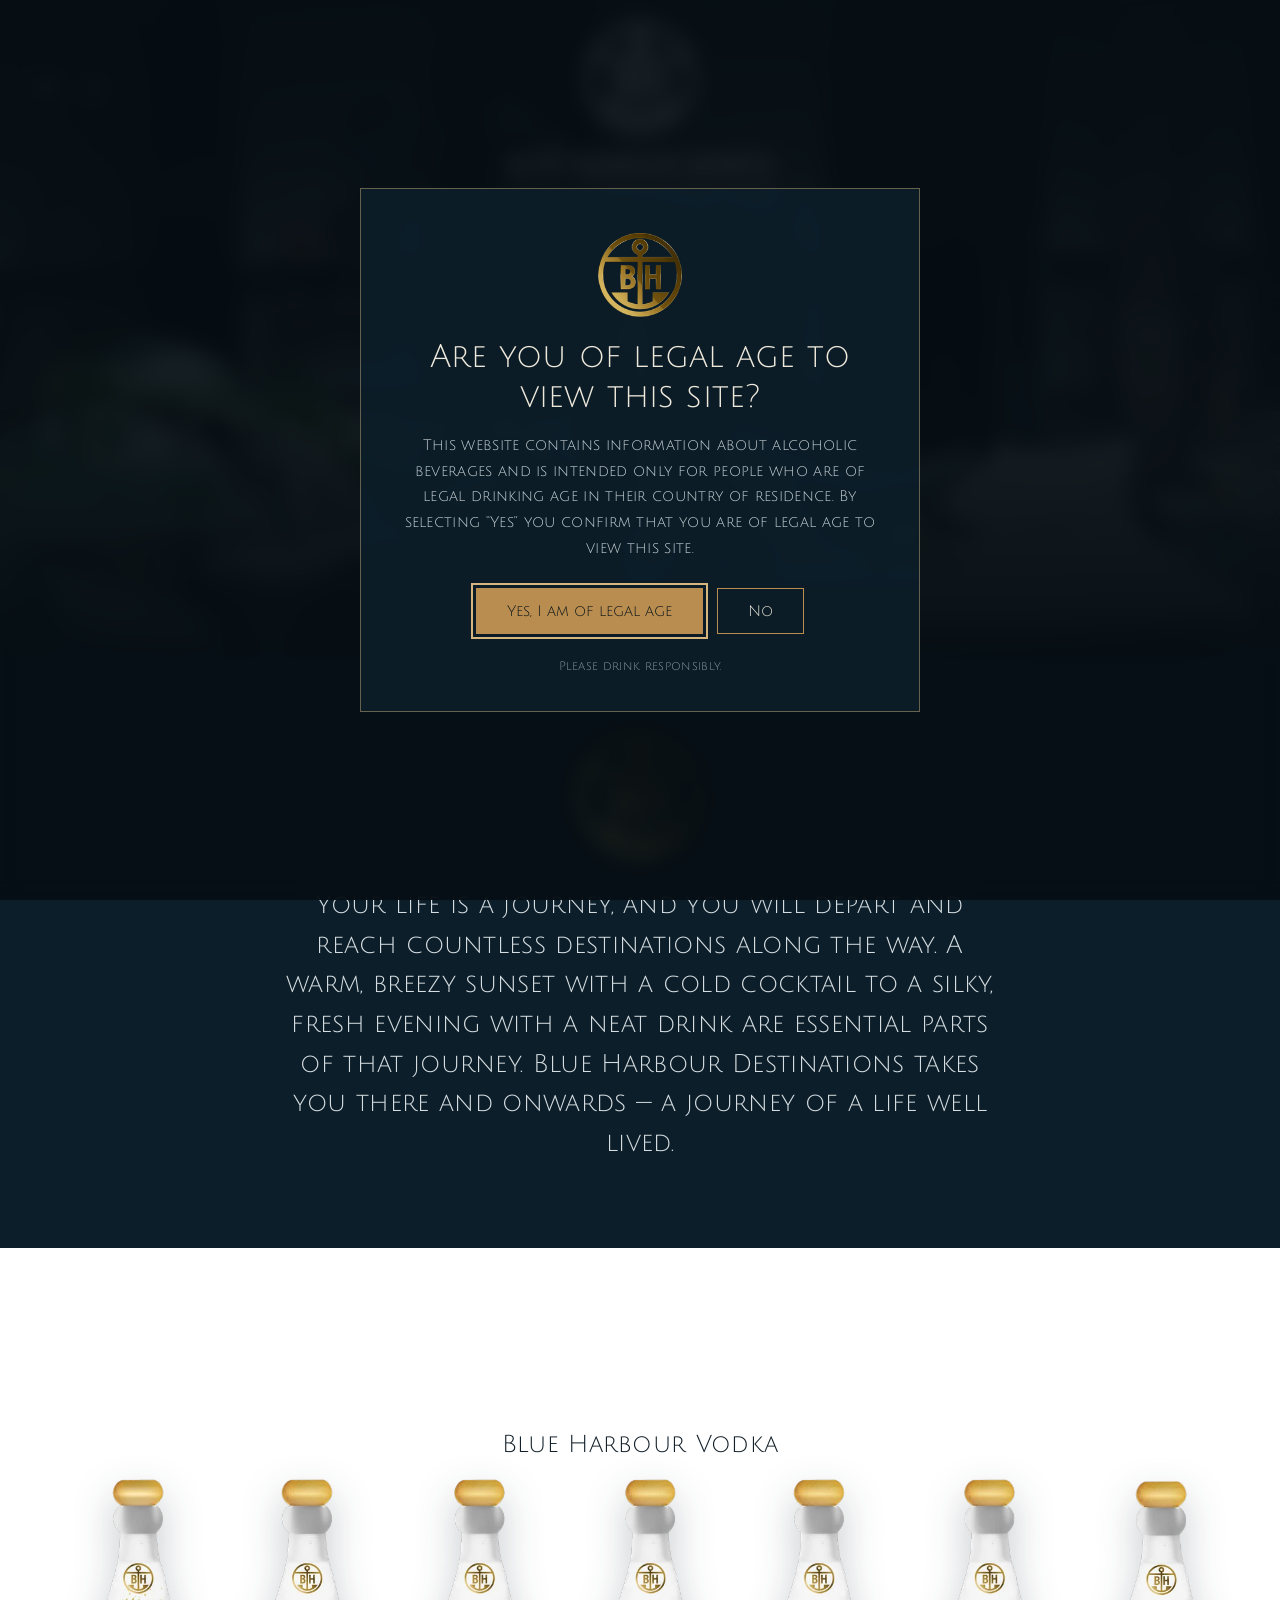
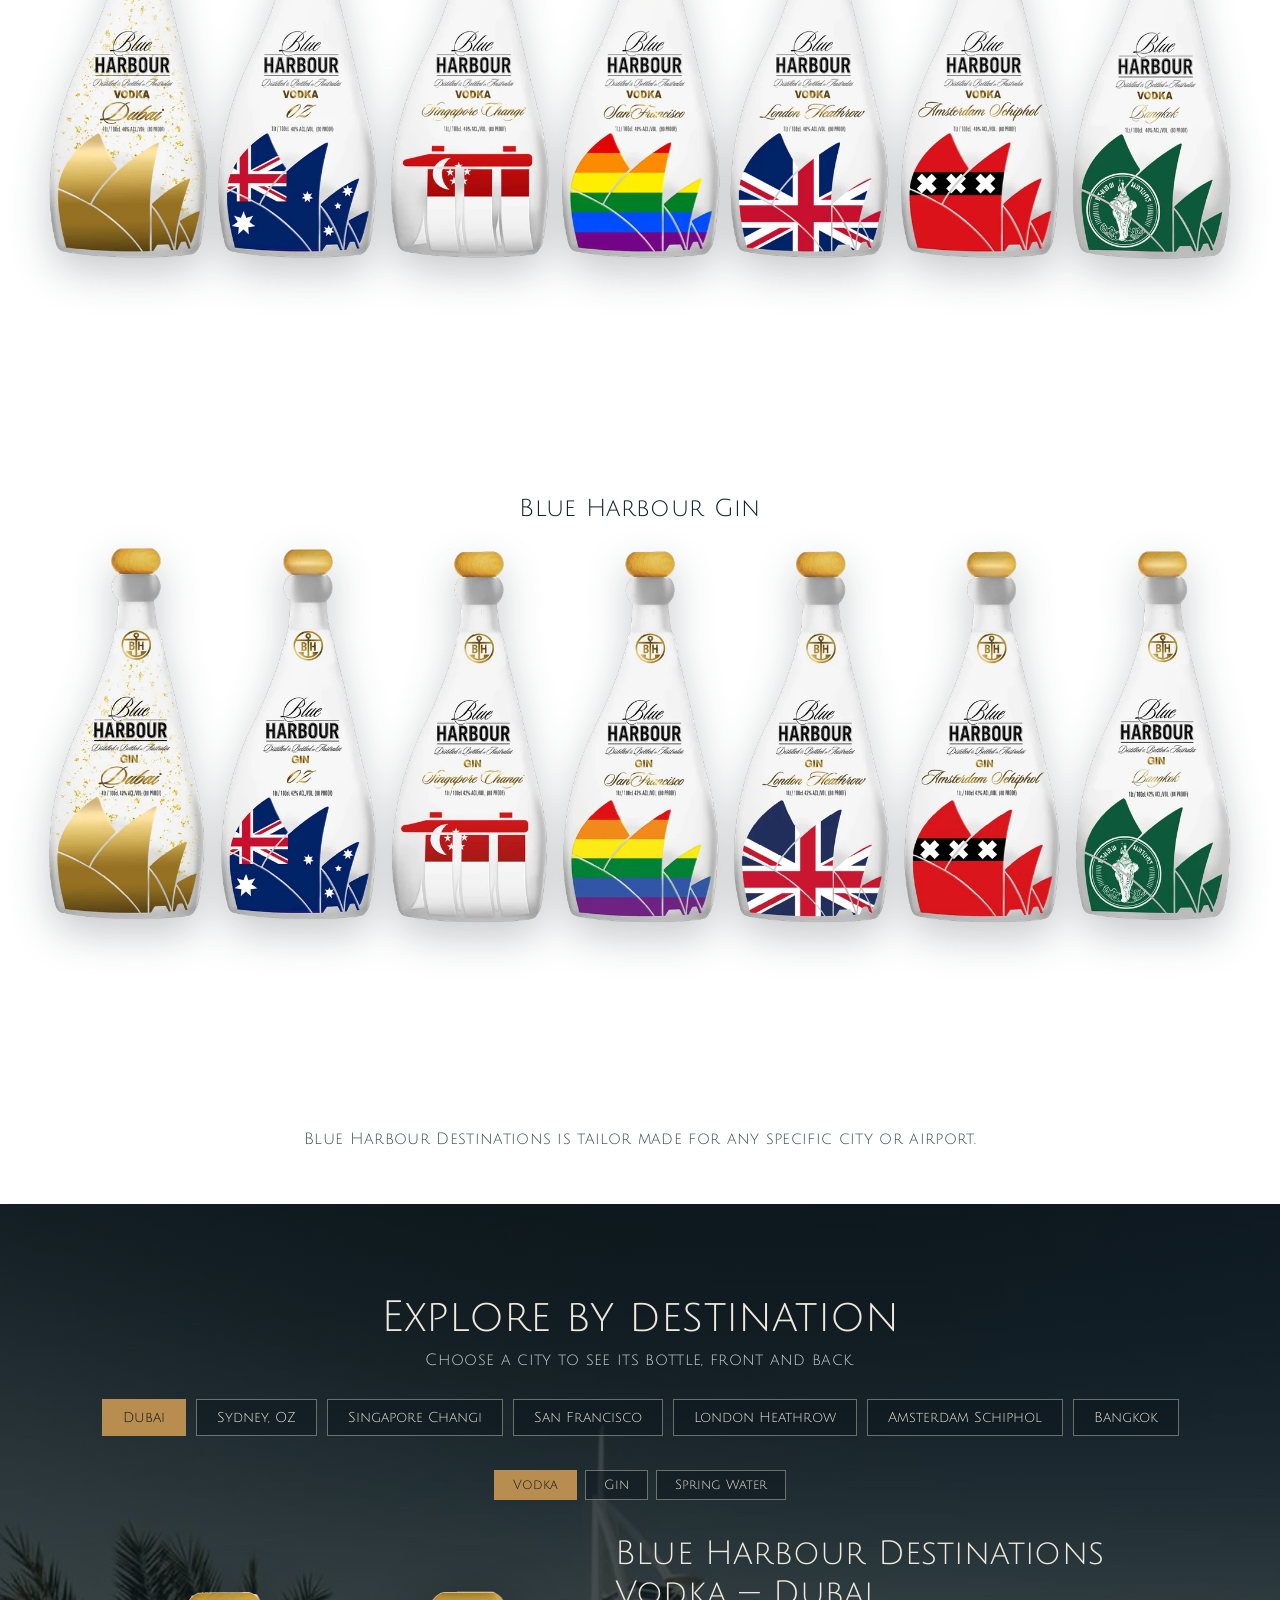
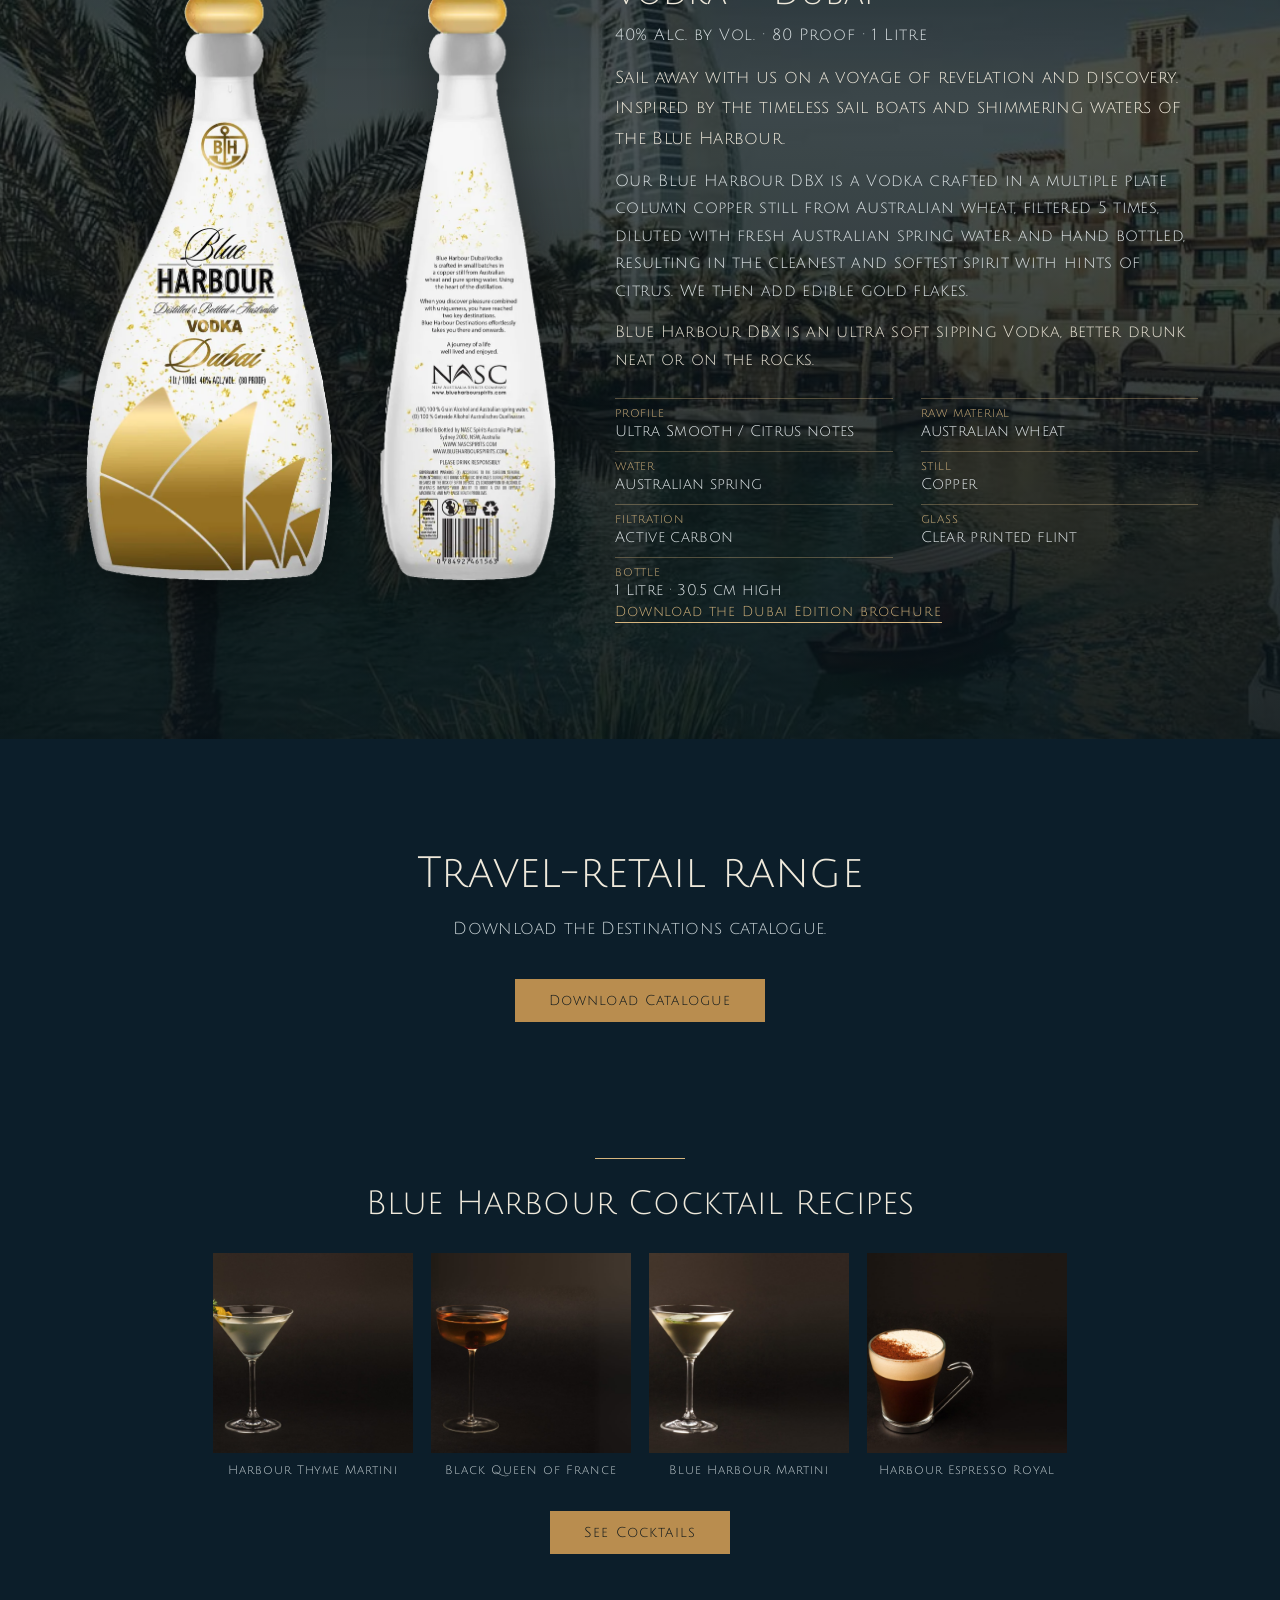
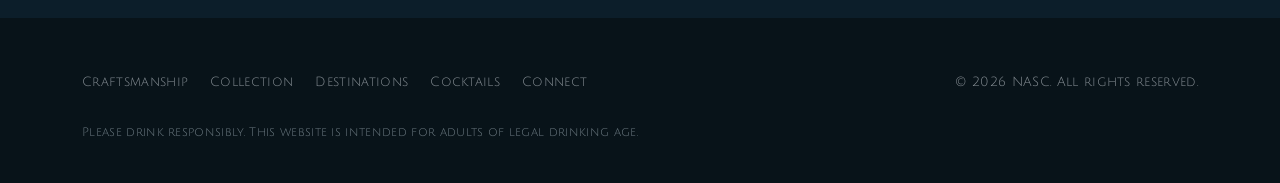
<file: destinations/index.html>
<!DOCTYPE html>
<html lang="en">
<head>
<meta charset="UTF-8">
<meta name="viewport" content="width=device-width, initial-scale=1.0">
<title>Destinations — Blue Harbour Spirits</title>
<meta name="description" content="Blue Harbour Destinations: tailor-made vodka, gin and spring water bottles for cities and airports around the world, from Dubai to Amsterdam Schiphol.">
<link rel="canonical" href="https://www.blueharbourspirits.com/destinations/">
<meta name="robots" content="index, follow, max-image-preview:large">
<meta name="theme-color" content="#0c1e2a">
<meta property="og:type" content="website">
<meta property="og:site_name" content="Blue Harbour Spirits">
<meta property="og:title" content="Destinations — Blue Harbour Spirits">
<meta property="og:description" content="Blue Harbour Destinations: tailor-made vodka, gin and spring water bottles for cities and airports around the world, from Dubai to Amsterdam Schiphol.">
<meta property="og:url" content="https://www.blueharbourspirits.com/destinations/">
<meta property="og:image" content="https://www.blueharbourspirits.com/assets/share.jpg">
<meta property="og:image:width" content="1200"><meta property="og:image:height" content="630">
<meta name="twitter:card" content="summary_large_image">
<meta name="twitter:title" content="Destinations — Blue Harbour Spirits">
<meta name="twitter:description" content="Blue Harbour Destinations: tailor-made vodka, gin and spring water bottles for cities and airports around the world, from Dubai to Amsterdam Schiphol.">
<meta name="twitter:image" content="https://www.blueharbourspirits.com/assets/share.jpg">
<link rel="icon" type="image/png" sizes="32x32" href="../assets/favicon-32.png">
<link rel="apple-touch-icon" href="../assets/apple-touch-icon.png">
<link rel="stylesheet" href="../assets/site.css">
<script>try{var t=parseInt(localStorage.getItem('bh-age-ok')||'0',10);if(t&&Date.now()-t<2592000000)document.documentElement.classList.add('age-ok');}catch(e){}</script>
</head>
<body data-page="destinations">
<div id="ageGate" role="dialog" aria-modal="true" aria-labelledby="ageTitle" aria-describedby="ageText">
  <div class="age-card">
    <img class="age-seal" src="../assets/img-3e626f96.png" alt="">
    <h2 id="ageTitle">Are you of legal age to view this site?</h2>
    <p id="ageText">This website contains information about alcoholic beverages and is intended only for people who are of legal drinking age in their country of residence. By selecting “Yes” you confirm that you are of legal age to view this site.</p>
    <div class="age-actions">
      <button type="button" class="age-yes" id="ageYes">Yes, I am of legal age</button>
      <button type="button" class="age-no" id="ageNo">No</button>
    </div>
    <p class="age-small">Please drink responsibly.</p>
  </div>
</div>
<a href="#main" class="skip-link">Skip to content</a>
<header id="siteHeader">
  <div class="header-inner">
    <div class="social">
      <a href="https://www.instagram.com/blueharbourspirits/" target="_blank" rel="noopener" aria-label="Instagram"><svg viewBox="0 0 24 24" aria-hidden="true"><path d="M12 7.2A4.8 4.8 0 1 0 12 16.8 4.8 4.8 0 0 0 12 7.2zm0 7.9A3.1 3.1 0 1 1 12 8.9a3.1 3.1 0 0 1 0 6.2zM17.3 6.1a1.1 1.1 0 1 0 0 2.2 1.1 1.1 0 0 0 0-2.2zM12 2.9c-2.5 0-2.8 0-3.8.1-2.7.1-4 1.4-4.1 4.1C4 8.1 4 8.5 4 12s0 3.9.1 4.9c.1 2.7 1.4 4 4.1 4.1 1 .1 1.3.1 3.8.1s2.8 0 3.8-.1c2.7-.1 4-1.4 4.1-4.1.1-1 .1-1.3.1-4.9s0-3.9-.1-4.9c-.1-2.7-1.4-4-4.1-4.1-1-.1-1.3-.1-3.8-.1zm0-1.7c2.6 0 2.9 0 3.9.1 3.6.2 5.6 2.2 5.8 5.8.1 1 .1 1.3.1 3.9s0 2.9-.1 3.9c-.2 3.6-2.2 5.6-5.8 5.8-1 .1-1.3.1-3.9.1s-2.9 0-3.9-.1c-3.6-.2-5.6-2.2-5.8-5.8C2.2 14.9 2.2 14.6 2.2 12s0-2.9.1-3.9C2.5 4.5 4.5 2.5 8.1 2.3c1-.1 1.3-.1 3.9-.1z"/></svg></a>
      <a href="https://www.facebook.com/blueharbourspirits" target="_blank" rel="noopener" aria-label="Facebook"><svg viewBox="0 0 24 24" aria-hidden="true"><path d="M13.5 21v-8h2.7l.4-3.1h-3.1V7.9c0-.9.3-1.5 1.6-1.5h1.6V3.6c-.3 0-1.300-.1-2.400-.1-2.400 0-4 1.400-4 4.100v2.300H7.600V13h2.700v8h3.200z"/></svg></a>
    </div>
    <div class="center-col">
      <a href="../index.html" class="brand" aria-label="Blue Harbour Spirits — home">
        <img src="../assets/img-7c23e6a2.webp" alt="Blue Harbour Spirits — Distilled &amp; Bottled in Australia">
      </a>
      <ul class="nav-links" id="navLinks">
        <li><a href="../craftmanship/index.html">Craftsmanship</a></li>
        <li class="has-sub"><a href="../collection/index.html">Collection</a><button type="button" class="sub-toggle" aria-expanded="false" aria-label="Show the Collection pages"><span aria-hidden="true">&#9662;</span></button><ul class="sub-menu"><li><a href="../collection/index.html">Full Range</a></li><li><a href="../blue-harbour-blue/index.html">Blue Harbour Blue</a></li><li><a href="../blue-harbour-purple/index.html">Blue Harbour Purple</a></li><li><a href="../blue-harbour-black-1/index.html">Blue Harbour Black</a></li><li><a href="../blue-harbour-red/index.html">Blue Harbour Red</a></li><li><a href="../blue-harbour-whisky/index.html">Blue Harbour Gold</a></li><li><a href="../downloads/BH_Collection_Catalogue_2026.pdf" target="_blank" rel="noopener">BH Collection Catalogue</a></li></ul></li>
        <li><a href="../destinations/index.html" aria-current="page">Destinations</a></li>
        <li><a href="../cocktails/index.html">Cocktails</a></li>
        <li><a href="../connect/index.html">Connect</a></li>
      </ul>
    </div>
    <button class="nav-toggle" id="navToggle" aria-label="Toggle menu" aria-expanded="false" aria-controls="navLinks">
      <span></span><span></span><span></span>
    </button>
  </div>
</header>
<main id="main">

<section class="craft-video" style="background-image:url(../assets/img-27b43794.jpg)"><video autoplay muted loop playsinline preload="metadata" aria-hidden="true"><source src="../assets/video-87750a92.mp4" type="video/mp4"></video><div class="wrap craft-video-text"><h1>Destinations</h1></div></section>
  <section class="craft-intro"><div class="wrap"><img class="craft-seal" src="../assets/img-eb62664f.png" alt=""><p class="craft-lead">Your life is a journey, and you will depart and reach countless destinations along the way. A warm, breezy sunset with a cold cocktail to a silky, fresh evening with a neat drink are essential parts of that journey. Blue Harbour Destinations takes you there and onwards — a journey of a life well lived.</p></div></section>
  <section class="dest-lineups">
    <figure class="dest-fig"><figcaption>Blue Harbour Vodka</figcaption><img src="../assets/img-ec3ae7c5.webp" alt="Blue Harbour Vodka Destinations range: Dubai, Sydney, Singapore, San Francisco, London Heathrow, Amsterdam Schiphol and Bangkok" loading="lazy" decoding="async"></figure>
    <figure class="dest-fig"><figcaption>Blue Harbour Gin</figcaption><img src="../assets/img-7c367726.webp" alt="Blue Harbour Gin Destinations range: Dubai, Sydney, Singapore, San Francisco, London Heathrow, Amsterdam Schiphol and Bangkok" loading="lazy" decoding="async"></figure>
    <p class="dest-tailor">Blue Harbour Destinations is tailor made for any specific city or airport.</p>
  </section>
  <section class="dest-explorer" aria-label="Explore by destination">
    <div class="dest-bgs" aria-hidden="true"><img class="dbg on" data-city="dubai" src="../assets/img-22851191.jpg" alt="" loading="lazy"><img class="dbg" data-city="oz" src="../assets/img-6ed4879b.jpg" alt="" loading="lazy"><img class="dbg" data-city="singapore" src="../assets/img-4bba2971.jpg" alt="" loading="lazy"><img class="dbg" data-city="sf" src="../assets/img-68000d44.jpg" alt="" loading="lazy"><img class="dbg" data-city="london" src="../assets/img-cb12e1c4.jpg" alt="" loading="lazy"><img class="dbg" data-city="amsterdam" src="../assets/img-7e589fe1.jpg" alt="" loading="lazy"><img class="dbg" data-city="bangkok" src="../assets/img-58dab7fc.jpg" alt="" loading="lazy"></div>
    <div class="wrap dest-inner">
      <h2>Explore by destination</h2>
      <p class="dest-sub">Choose a city to see its bottle, front and back.</p>
      <div class="dest-tabs" role="tablist"><button type="button" class="dtab" role="tab" data-city="dubai" aria-selected="true">Dubai</button><button type="button" class="dtab" role="tab" data-city="oz" aria-selected="false">Sydney, OZ</button><button type="button" class="dtab" role="tab" data-city="singapore" aria-selected="false">Singapore Changi</button><button type="button" class="dtab" role="tab" data-city="sf" aria-selected="false">San Francisco</button><button type="button" class="dtab" role="tab" data-city="london" aria-selected="false">London Heathrow</button><button type="button" class="dtab" role="tab" data-city="amsterdam" aria-selected="false">Amsterdam Schiphol</button><button type="button" class="dtab" role="tab" data-city="bangkok" aria-selected="false">Bangkok</button></div>
      <div class="dcity on" data-city="dubai"><div class="dprod-tabs" role="group" aria-label="Product"><button type="button" class="dpbtn on" data-prod="vodka" aria-pressed="true">Vodka</button><button type="button" class="dpbtn" data-prod="gin" aria-pressed="false">Gin</button><button type="button" class="dpbtn" data-prod="water" aria-pressed="false">Spring Water</button></div><article class="dprod on" data-prod="vodka">
            <div class="dprod-img"><img src="../assets/img-5f3c27e6.webp" alt="Blue Harbour Destinations Vodka — Dubai, front and back" loading="lazy"></div>
            <div class="dprod-txt"><h3>Blue Harbour Destinations Vodka — Dubai</h3><p class="dabv">40% Alc. by Vol. · 80 Proof · 1 Litre</p><p class="dlead">Sail away with us on a voyage of revelation and discovery. Inspired by the timeless sail boats and shimmering waters of the Blue Harbour.</p><p>Our Blue Harbour DBX is a Vodka crafted in a multiple plate column copper still from Australian wheat, filtered 5 times, diluted with fresh Australian spring water and hand bottled, resulting in the cleanest and softest spirit with hints of citrus. We then add edible gold flakes.</p><p class="dserve">Blue Harbour DBX is an ultra soft sipping Vodka, better drunk neat or on the rocks.</p><dl class="dspec"><div><dt>Profile</dt><dd>Ultra Smooth / Citrus notes</dd></div><div><dt>Raw material</dt><dd>Australian wheat</dd></div><div><dt>Water</dt><dd>Australian spring</dd></div><div><dt>Still</dt><dd>Copper</dd></div><div><dt>Filtration</dt><dd>Active carbon</dd></div><div><dt>Glass</dt><dd>Clear printed flint</dd></div><div><dt>Bottle</dt><dd>1 Litre · 30.5 cm high</dd></div></dl><p class="dflyer"><a href="../downloads/BH_Gold_Vodka_Dubai_Flyer.pdf" download>Download the Dubai Edition brochure</a></p></div>
          </article><article class="dprod" data-prod="gin">
            <div class="dprod-img"><img src="../assets/img-64803bcc.webp" alt="Blue Harbour Destinations Gin — Dubai, front and back" loading="lazy"></div>
            <div class="dprod-txt"><h3>Blue Harbour Destinations Gin — Dubai</h3><p class="dabv">42% Alc. by Vol. · 84 Proof · 1 Litre</p><p class="dlead">Sail away with us on a voyage of revelation and discovery. Inspired by the timeless sail boats and shimmering waters of the Blue Harbour.</p><p>Our Blue Harbour DBX is a Gin crafted in a multiple plate column copper still from Australian wheat, filtered 5 times, diluted with fresh Australian spring water, resulting in the cleanest and softest spirit and then infused with our secret recipe of fresh and dry botanicals. We then add edible gold flakes.</p><p class="dserve">Blue Harbour DBX is an ultra soft sipping Gin, better drunk neat or on the rocks.</p><dl class="dspec"><div><dt>Profile</dt><dd>Ultra Smooth / Citrus notes</dd></div><div><dt>Flavour infusion</dt><dd>Botanicals</dd></div><div><dt>Raw material</dt><dd>Australian wheat</dd></div><div><dt>Water</dt><dd>Australian spring</dd></div><div><dt>Still</dt><dd>Copper</dd></div><div><dt>Glass</dt><dd>Clear printed flint</dd></div><div><dt>Bottle</dt><dd>1 Litre · 30.5 cm high</dd></div></dl></div>
          </article><article class="dprod" data-prod="water">
            <div class="dprod-img"><img src="../assets/img-78547545.webp" alt="Blue Harbour Destinations Water — Dubai, front and back" loading="lazy"></div>
            <div class="dprod-txt"><h3>Blue Harbour Destinations Water — Dubai</h3><p class="dabv">0% Alc. by Vol. · 1 Litre</p><p class="dlead">Sail away with us on a voyage of revelation and discovery. Inspired by the timeless sail boats and shimmering waters of the Blue Harbour.</p><p>Our Blue Harbour DBX is a spring water crafted by nature in Victoria, Australia. Victoria Spring Water flows from springs, deep within the forest of the Victorian Yarra Ranges. Our water is one of Australia's finest, designed by nature itself. We then add edible gold flakes.</p><p class="dserve">Blue Harbour DBX is an ultra soft and pure Spring Water, better drunk by itself or in cocktails.</p><dl class="dspec"><div><dt>Profile</dt><dd>Ultra Pure</dd></div><div><dt>Raw material</dt><dd>Australian spring water</dd></div><div><dt>Glass</dt><dd>Clear printed flint</dd></div><div><dt>Bottle</dt><dd>1 Litre · 30.5 cm high</dd></div></dl></div>
          </article></div><div class="dcity" data-city="oz"><div class="dprod-tabs" role="group" aria-label="Product"><button type="button" class="dpbtn on" data-prod="vodka" aria-pressed="true">Vodka</button><button type="button" class="dpbtn" data-prod="gin" aria-pressed="false">Gin</button></div><article class="dprod on" data-prod="vodka">
            <div class="dprod-img"><img src="../assets/img-797bf122.webp" alt="Blue Harbour Destinations Vodka — Sydney, OZ, front and back" loading="lazy"></div>
            <div class="dprod-txt"><h3>Blue Harbour Destinations Vodka — Sydney, OZ</h3><p class="dabv">40% Alc. by Vol. · 80 Proof · 1 Litre</p><p class="dlead">Sail away with us on a voyage of revelation and discovery. Inspired by the timeless sail boats and shimmering waters of the Blue Harbour.</p><p>Our Blue Harbour OZ is a Vodka crafted in a multiple plate column copper still from Australian wheat, filtered 5 times, diluted with fresh Australian spring water and hand bottled, resulting in the cleanest and softest spirit with hints of citrus.</p><p class="dserve">Blue Harbour OZ is an ultra soft sipping Vodka, better drunk neat or on the rocks.</p><dl class="dspec"><div><dt>Profile</dt><dd>Ultra Smooth / Citrus notes</dd></div><div><dt>Raw material</dt><dd>Australian wheat</dd></div><div><dt>Water</dt><dd>Australian spring</dd></div><div><dt>Still</dt><dd>Copper</dd></div><div><dt>Filtration</dt><dd>Active carbon</dd></div><div><dt>Glass</dt><dd>Clear printed flint</dd></div><div><dt>Bottle</dt><dd>1 Litre · 30.5 cm high</dd></div></dl></div>
          </article><article class="dprod" data-prod="gin">
            <div class="dprod-img"><img src="../assets/img-1fdc4241.webp" alt="Blue Harbour Destinations Gin — Sydney, OZ, front and back" loading="lazy"></div>
            <div class="dprod-txt"><h3>Blue Harbour Destinations Gin — Sydney, OZ</h3><p class="dabv">42% Alc. by Vol. · 84 Proof · 1 Litre</p><p class="dlead">Sail away with us on a voyage of revelation and discovery. Inspired by the timeless sail boats and shimmering waters of the Blue Harbour.</p><p>Our Blue Harbour OZ is a Gin crafted in a multiple plate column copper still from Australian wheat, filtered 5 times, diluted with fresh Australian spring water, resulting in the cleanest and softest spirit and then infused with our secret recipe of fresh and dry botanicals.</p><p class="dserve">Blue Harbour OZ is an ultra soft sipping Gin, better drunk neat or on the rocks.</p><dl class="dspec"><div><dt>Profile</dt><dd>Ultra Smooth / Citrus notes</dd></div><div><dt>Flavour infusion</dt><dd>Botanicals</dd></div><div><dt>Raw material</dt><dd>Australian wheat</dd></div><div><dt>Water</dt><dd>Australian spring</dd></div><div><dt>Still</dt><dd>Copper</dd></div><div><dt>Glass</dt><dd>Clear printed flint</dd></div><div><dt>Bottle</dt><dd>1 Litre · 30.5 cm high</dd></div></dl></div>
          </article></div><div class="dcity" data-city="singapore"><div class="dprod-tabs" role="group" aria-label="Product"><button type="button" class="dpbtn on" data-prod="vodka" aria-pressed="true">Vodka</button><button type="button" class="dpbtn" data-prod="gin" aria-pressed="false">Gin</button></div><article class="dprod on" data-prod="vodka">
            <div class="dprod-img"><img src="../assets/img-4eeb0fa2.webp" alt="Blue Harbour Destinations Vodka — Singapore Changi, front and back" loading="lazy"></div>
            <div class="dprod-txt"><h3>Blue Harbour Destinations Vodka — Singapore Changi</h3><p class="dabv">40% Alc. by Vol. · 80 Proof · 1 Litre</p><p class="dlead">Sail away with us on a voyage of revelation and discovery. Inspired by the timeless sail boats and shimmering waters of the Blue Harbour.</p><p>Our Blue Harbour SIN is a Vodka crafted in a multiple plate column copper still from Australian wheat, filtered 5 times, diluted with fresh Australian spring water and hand bottled, resulting in the cleanest and softest spirit with hints of citrus.</p><p class="dserve">Blue Harbour SIN is an ultra soft sipping Vodka, better drunk neat or on the rocks.</p><dl class="dspec"><div><dt>Profile</dt><dd>Ultra Smooth / Citrus notes</dd></div><div><dt>Raw material</dt><dd>Australian wheat</dd></div><div><dt>Water</dt><dd>Australian spring</dd></div><div><dt>Still</dt><dd>Copper</dd></div><div><dt>Filtration</dt><dd>Active carbon</dd></div><div><dt>Glass</dt><dd>Clear printed flint</dd></div><div><dt>Bottle</dt><dd>1 Litre · 30.5 cm high</dd></div></dl></div>
          </article><article class="dprod" data-prod="gin">
            <div class="dprod-img"><img src="../assets/img-4153ee41.webp" alt="Blue Harbour Destinations Gin — Singapore Changi, front and back" loading="lazy"></div>
            <div class="dprod-txt"><h3>Blue Harbour Destinations Gin — Singapore Changi</h3><p class="dabv">42% Alc. by Vol. · 84 Proof · 1 Litre</p><p class="dlead">Sail away with us on a voyage of revelation and discovery. Inspired by the timeless sail boats and shimmering waters of the Blue Harbour.</p><p>Our Blue Harbour SIN is a Gin crafted in a multiple plate column copper still from Australian wheat, filtered 5 times, diluted with fresh Australian spring water, resulting in the cleanest and softest spirit and then infused with our secret recipe of fresh and dry botanicals.</p><p class="dserve">Blue Harbour SIN is an ultra soft sipping Gin, better drunk neat or on the rocks.</p><dl class="dspec"><div><dt>Profile</dt><dd>Ultra Smooth / Citrus notes</dd></div><div><dt>Flavour infusion</dt><dd>Botanicals</dd></div><div><dt>Raw material</dt><dd>Australian wheat</dd></div><div><dt>Water</dt><dd>Australian spring</dd></div><div><dt>Still</dt><dd>Copper</dd></div><div><dt>Glass</dt><dd>Clear printed flint</dd></div><div><dt>Bottle</dt><dd>1 Litre · 30.5 cm high</dd></div></dl></div>
          </article></div><div class="dcity" data-city="sf"><div class="dprod-tabs" role="group" aria-label="Product"><button type="button" class="dpbtn on" data-prod="vodka" aria-pressed="true">Vodka</button><button type="button" class="dpbtn" data-prod="gin" aria-pressed="false">Gin</button></div><article class="dprod on" data-prod="vodka">
            <div class="dprod-img"><img src="../assets/img-edc6f070.webp" alt="Blue Harbour Destinations Vodka — San Francisco, front and back" loading="lazy"></div>
            <div class="dprod-txt"><h3>Blue Harbour Destinations Vodka — San Francisco</h3><p class="dabv">40% Alc. by Vol. · 80 Proof · 1 Litre</p><p class="dlead">Sail away with us on a voyage of revelation and discovery. Inspired by the timeless sail boats and shimmering waters of the Blue Harbour.</p><p>Our Blue Harbour SFO is a Vodka crafted in a multiple plate column copper still from Australian wheat, filtered 5 times, diluted with fresh Australian spring water and hand bottled, resulting in the cleanest and softest spirit with hints of citrus.</p><p class="dserve">Blue Harbour SFO is an ultra soft sipping Vodka, better drunk neat or on the rocks.</p><dl class="dspec"><div><dt>Profile</dt><dd>Ultra Smooth / Citrus notes</dd></div><div><dt>Raw material</dt><dd>Australian wheat</dd></div><div><dt>Water</dt><dd>Australian spring</dd></div><div><dt>Still</dt><dd>Copper</dd></div><div><dt>Filtration</dt><dd>Active carbon</dd></div><div><dt>Glass</dt><dd>Clear printed flint</dd></div><div><dt>Bottle</dt><dd>1 Litre · 30.5 cm high</dd></div></dl></div>
          </article><article class="dprod" data-prod="gin">
            <div class="dprod-img"><img src="../assets/img-75917867.webp" alt="Blue Harbour Destinations Gin — San Francisco, front and back" loading="lazy"></div>
            <div class="dprod-txt"><h3>Blue Harbour Destinations Gin — San Francisco</h3><p class="dabv">42% Alc. by Vol. · 84 Proof · 1 Litre</p><p class="dlead">Sail away with us on a voyage of revelation and discovery. Inspired by the timeless sail boats and shimmering waters of the Blue Harbour.</p><p>Our Blue Harbour SFO is a Gin crafted in a multiple plate column copper still from Australian wheat, filtered 5 times, diluted with fresh Australian spring water, resulting in the cleanest and softest spirit and then infused with our secret recipe of fresh and dry botanicals.</p><p class="dserve">Blue Harbour SFO is an ultra soft sipping Gin, better drunk neat or on the rocks.</p><dl class="dspec"><div><dt>Profile</dt><dd>Ultra Smooth / Citrus notes</dd></div><div><dt>Flavour infusion</dt><dd>Botanicals</dd></div><div><dt>Raw material</dt><dd>Australian wheat</dd></div><div><dt>Water</dt><dd>Australian spring</dd></div><div><dt>Still</dt><dd>Copper</dd></div><div><dt>Glass</dt><dd>Clear printed flint</dd></div><div><dt>Bottle</dt><dd>1 Litre · 30.5 cm high</dd></div></dl></div>
          </article></div><div class="dcity" data-city="london"><div class="dprod-tabs" role="group" aria-label="Product"><button type="button" class="dpbtn on" data-prod="vodka" aria-pressed="true">Vodka</button><button type="button" class="dpbtn" data-prod="gin" aria-pressed="false">Gin</button></div><article class="dprod on" data-prod="vodka">
            <div class="dprod-img"><img src="../assets/img-24f3ada8.webp" alt="Blue Harbour Destinations Vodka — London Heathrow, front and back" loading="lazy"></div>
            <div class="dprod-txt"><h3>Blue Harbour Destinations Vodka — London Heathrow</h3><p class="dabv">40% Alc. by Vol. · 80 Proof · 1 Litre</p><p class="dlead">Sail away with us on a voyage of revelation and discovery. Inspired by the timeless sail boats and shimmering waters of the Blue Harbour.</p><p>Our Blue Harbour LHR is a Vodka crafted in a multiple plate column copper still from Australian wheat, filtered 5 times, diluted with fresh Australian spring water and hand bottled, resulting in the cleanest and softest spirit with hints of citrus.</p><p class="dserve">Blue Harbour LHR is an ultra soft sipping Vodka, better drunk neat or on the rocks.</p><dl class="dspec"><div><dt>Profile</dt><dd>Ultra Smooth / Citrus notes</dd></div><div><dt>Raw material</dt><dd>Australian wheat</dd></div><div><dt>Water</dt><dd>Australian spring</dd></div><div><dt>Still</dt><dd>Copper</dd></div><div><dt>Filtration</dt><dd>Active carbon</dd></div><div><dt>Glass</dt><dd>Clear printed flint</dd></div><div><dt>Bottle</dt><dd>1 Litre · 30.5 cm high</dd></div></dl></div>
          </article><article class="dprod" data-prod="gin">
            <div class="dprod-img"><img src="../assets/img-825074ef.webp" alt="Blue Harbour Destinations Gin — London Heathrow, front and back" loading="lazy"></div>
            <div class="dprod-txt"><h3>Blue Harbour Destinations Gin — London Heathrow</h3><p class="dabv">42% Alc. by Vol. · 84 Proof · 1 Litre</p><p class="dlead">Sail away with us on a voyage of revelation and discovery. Inspired by the timeless sail boats and shimmering waters of the Blue Harbour.</p><p>Our Blue Harbour LHR is a Gin crafted in a multiple plate column copper still from Australian wheat, filtered 5 times, diluted with fresh Australian spring water, resulting in the cleanest and softest spirit and then infused with our secret recipe of fresh and dry botanicals.</p><p class="dserve">Blue Harbour LHR is an ultra soft sipping Gin, better drunk neat or on the rocks.</p><dl class="dspec"><div><dt>Profile</dt><dd>Ultra Smooth / Citrus notes</dd></div><div><dt>Flavour infusion</dt><dd>Botanicals</dd></div><div><dt>Raw material</dt><dd>Australian wheat</dd></div><div><dt>Water</dt><dd>Australian spring</dd></div><div><dt>Still</dt><dd>Copper</dd></div><div><dt>Glass</dt><dd>Clear printed flint</dd></div><div><dt>Bottle</dt><dd>1 Litre · 30.5 cm high</dd></div></dl></div>
          </article></div><div class="dcity" data-city="amsterdam"><div class="dprod-tabs" role="group" aria-label="Product"><button type="button" class="dpbtn on" data-prod="vodka" aria-pressed="true">Vodka</button><button type="button" class="dpbtn" data-prod="gin" aria-pressed="false">Gin</button></div><article class="dprod on" data-prod="vodka">
            <div class="dprod-img"><img src="../assets/img-88f75b4e.webp" alt="Blue Harbour Destinations Vodka — Amsterdam Schiphol, front and back" loading="lazy"></div>
            <div class="dprod-txt"><h3>Blue Harbour Destinations Vodka — Amsterdam Schiphol</h3><p class="dabv">40% Alc. by Vol. · 80 Proof · 1 Litre</p><p class="dlead">Sail away with us on a voyage of revelation and discovery. Inspired by the timeless sail boats and shimmering waters of the Blue Harbour.</p><p>Our Blue Harbour AMS is a Vodka crafted in a multiple plate column copper still from Australian wheat, filtered 5 times, diluted with fresh Australian spring water and hand bottled, resulting in the cleanest and softest spirit with hints of citrus.</p><p class="dserve">Blue Harbour AMS is an ultra soft sipping Vodka, better drunk neat or on the rocks.</p><dl class="dspec"><div><dt>Profile</dt><dd>Ultra Smooth / Citrus notes</dd></div><div><dt>Raw material</dt><dd>Australian wheat</dd></div><div><dt>Water</dt><dd>Australian spring</dd></div><div><dt>Still</dt><dd>Copper</dd></div><div><dt>Filtration</dt><dd>Active carbon</dd></div><div><dt>Glass</dt><dd>Clear printed flint</dd></div><div><dt>Bottle</dt><dd>1 Litre · 30.5 cm high</dd></div></dl></div>
          </article><article class="dprod" data-prod="gin">
            <div class="dprod-img"><img src="../assets/img-f86616ef.webp" alt="Blue Harbour Destinations Gin — Amsterdam Schiphol, front and back" loading="lazy"></div>
            <div class="dprod-txt"><h3>Blue Harbour Destinations Gin — Amsterdam Schiphol</h3><p class="dabv">42% Alc. by Vol. · 84 Proof · 1 Litre</p><p class="dlead">Sail away with us on a voyage of revelation and discovery. Inspired by the timeless sail boats and shimmering waters of the Blue Harbour.</p><p>Our Blue Harbour AMS is a Gin crafted in a multiple plate column copper still from Australian wheat, filtered 5 times, diluted with fresh Australian spring water, resulting in the cleanest and softest spirit and then infused with our secret recipe of fresh and dry botanicals.</p><p class="dserve">Blue Harbour AMS is an ultra soft sipping Gin, better drunk neat or on the rocks.</p><dl class="dspec"><div><dt>Profile</dt><dd>Ultra Smooth / Citrus notes</dd></div><div><dt>Flavour infusion</dt><dd>Botanicals</dd></div><div><dt>Raw material</dt><dd>Australian wheat</dd></div><div><dt>Water</dt><dd>Australian spring</dd></div><div><dt>Still</dt><dd>Copper</dd></div><div><dt>Glass</dt><dd>Clear printed flint</dd></div><div><dt>Bottle</dt><dd>1 Litre · 30.5 cm high</dd></div></dl></div>
          </article></div><div class="dcity" data-city="bangkok"><div class="dprod-tabs" role="group" aria-label="Product"><button type="button" class="dpbtn on" data-prod="vodka" aria-pressed="true">Vodka</button><button type="button" class="dpbtn" data-prod="gin" aria-pressed="false">Gin</button></div><article class="dprod on" data-prod="vodka">
            <div class="dprod-img"><img src="../assets/img-7fce53ae.webp" alt="Blue Harbour Destinations Vodka — Bangkok, front and back" loading="lazy"></div>
            <div class="dprod-txt"><h3>Blue Harbour Destinations Vodka — Bangkok</h3><p class="dabv">40% Alc. by Vol. · 80 Proof · 1 Litre</p><p class="dlead">Sail away with us on a voyage of revelation and discovery. Inspired by the timeless sail boats and shimmering waters of the Blue Harbour.</p><p>Our Blue Harbour BKK is a Vodka crafted in a multiple plate column copper still from Australian wheat, filtered 5 times, diluted with fresh Australian spring water and hand bottled, resulting in the cleanest and softest spirit with hints of citrus.</p><p class="dserve">Blue Harbour BKK is an ultra soft sipping Vodka, better drunk neat or on the rocks.</p><dl class="dspec"><div><dt>Profile</dt><dd>Ultra Smooth / Citrus notes</dd></div><div><dt>Raw material</dt><dd>Australian wheat</dd></div><div><dt>Water</dt><dd>Australian spring</dd></div><div><dt>Still</dt><dd>Copper</dd></div><div><dt>Filtration</dt><dd>Active carbon</dd></div><div><dt>Glass</dt><dd>Clear printed flint</dd></div><div><dt>Bottle</dt><dd>1 Litre · 30.5 cm high</dd></div></dl></div>
          </article><article class="dprod" data-prod="gin">
            <div class="dprod-img"><img src="../assets/img-db0ad371.webp" alt="Blue Harbour Destinations Gin — Bangkok, front and back" loading="lazy"></div>
            <div class="dprod-txt"><h3>Blue Harbour Destinations Gin — Bangkok</h3><p class="dabv">42% Alc. by Vol. · 84 Proof · 1 Litre</p><p class="dlead">Sail away with us on a voyage of revelation and discovery. Inspired by the timeless sail boats and shimmering waters of the Blue Harbour.</p><p>Our Blue Harbour BKK is a Gin crafted in a multiple plate column copper still from Australian wheat, filtered 5 times, diluted with fresh Australian spring water, resulting in the cleanest and softest spirit and then infused with our secret recipe of fresh and dry botanicals.</p><p class="dserve">Blue Harbour BKK is an ultra soft sipping Gin, better drunk neat or on the rocks.</p><dl class="dspec"><div><dt>Profile</dt><dd>Ultra Smooth / Citrus notes</dd></div><div><dt>Flavour infusion</dt><dd>Botanicals</dd></div><div><dt>Raw material</dt><dd>Australian wheat</dd></div><div><dt>Water</dt><dd>Australian spring</dd></div><div><dt>Still</dt><dd>Copper</dd></div><div><dt>Glass</dt><dd>Clear printed flint</dd></div><div><dt>Bottle</dt><dd>1 Litre · 30.5 cm high</dd></div></dl></div>
          </article></div>
    </div>
  </section>
  <section class="connect-strip"><div class="wrap">
    <h2 class="section-title">Travel-retail range</h2>
    <p class="lede">Download the Destinations catalogue.</p>
    <p class="cta-row"><a class="btn" href="../downloads/BH_Destinations_Catalogue_2026.pdf" target="_blank" rel="noopener">Download Catalogue</a></p>
  </div></section>

  <section class="cocktail-strip">
    <div class="wrap">
      <span class="gold-rule" aria-hidden="true"></span>
      <h2 class="section-title">Blue Harbour Cocktail Recipes</h2>
      <div class="cs-rail">
        <a class="cs-item" href="../cocktails/index.html"><img src="../assets/img-0297fbad.jpg" alt="Harbour Thyme Martini cocktail" width="300" height="300" loading="lazy" decoding="async"><span>Harbour Thyme Martini</span></a>
        <a class="cs-item" href="../cocktails/index.html"><img src="../assets/img-1ae2833f.jpg" alt="Black Queen of France cocktail" width="300" height="300" loading="lazy" decoding="async"><span>Black Queen of France</span></a>
        <a class="cs-item" href="../cocktails/index.html"><img src="../assets/img-e04429ca.jpg" alt="Blue Harbour Martini cocktail" width="300" height="300" loading="lazy" decoding="async"><span>Blue Harbour Martini</span></a>
        <a class="cs-item" href="../cocktails/index.html"><img src="../assets/img-ce52297a.jpg" alt="Harbour Espresso Royal cocktail" width="300" height="300" loading="lazy" decoding="async"><span>Harbour Espresso Royal</span></a>
      </div>
      <p class="craft-cta"><a class="btn" href="../cocktails/index.html">See Cocktails</a></p>
    </div>
  </section>

</main>
<footer>
  <div class="wrap footer-row">
    <ul class="footer-links">
      <li><a href="../craftmanship/index.html">Craftsmanship</a></li>
      <li><a href="../collection/index.html">Collection</a></li>
      <li><a href="../destinations/index.html">Destinations</a></li>
      <li><a href="../cocktails/index.html">Cocktails</a></li>
      <li><a href="../connect/index.html">Connect</a></li>
    </ul>
    <p class="footer-copy">© <span id="year">2026</span> NASC. All rights reserved.</p>
    <p class="footer-legal">Please drink responsibly. This website is intended for adults of legal drinking age.</p>
  </div>
</footer>
<script src="../assets/site.js" defer></script>
</body>
</html>
</file>
<file: assets/site.css>
/* Brand typeface: Julius Sans One (SIL Open Font License, see fonts/OFL.txt) */
@font-face{font-family:'Julius Sans One';src:url(fonts/JuliusSansOne-Regular.woff2) format('woff2');font-weight:400;font-style:normal;font-display:swap;}
:root{--font-brand:'Julius Sans One','Helvetica Neue',Arial,sans-serif;}

  :root{
    --navy:#0c1e2a;
    --navy-deep:#081319;
    --teal:#1c4f5f;
    --brass:#b98d4f;
    --brass-light:#d6b57e;
    --sand:#efe9db;
    --paper:#f8f5ee;
    --ink:#132029;
    --line: rgba(185,141,79,0.35);
    --max: 1180px;
  }
  *{box-sizing:border-box;}
  html{scroll-behavior:smooth;}
  body{
    margin:0;
    background:var(--paper);
    color:var(--ink);
    font-family:var(--font-brand);
    font-weight:400;
    -webkit-font-smoothing:antialiased;
  }
  h1,h2,h3,h4{
    font-family:var(--font-brand);
    font-weight:500;
    margin:0;
    letter-spacing:0.2px;
  }
  a{color:inherit;text-decoration:none;}
  img{max-width:100%;display:block;}
  .wrap{max-width:var(--max);margin:0 auto;padding:0 32px;}
  @media(max-width:640px){.wrap{padding:0 20px;}}

  /* Skip link */
  .skip-link{position:absolute;left:-999px;top:0;background:var(--brass);color:#fff;padding:10px 16px;z-index:200;}
  .skip-link:focus{left:12px;top:12px;}

  :focus-visible{outline:2px solid var(--brass-light);outline-offset:3px;}

  /* NAV — transparent over the hero video, compact bar once scrolled */
  header{position:fixed;top:0;left:0;right:0;z-index:100;}
  header::before{
    content:"";position:absolute;inset:0;z-index:-1;opacity:0;
    background:rgba(8,19,25,0.82);backdrop-filter:blur(10px);
    border-bottom:1px solid rgba(214,181,126,0.18);transition:opacity .35s ease;
  }
  header.scrolled::before{opacity:1;}
  .header-inner{
    max-width:1400px;margin:0 auto;padding:22px 36px;
    display:grid;grid-template-columns:1fr auto 1fr;align-items:start;
    transition:padding .35s ease;
  }
  header.scrolled .header-inner{padding:10px 36px;align-items:center;}
  .social{display:flex;gap:26px;padding-top:56px;transition:padding .35s ease;}
  header.scrolled .social{padding-top:0;}
  .social a{color:var(--sand);display:block;line-height:0;opacity:.9;transition:opacity .2s,color .2s;}
  .social a:hover{opacity:1;color:var(--brass-light);}
  .social svg{width:22px;height:22px;fill:currentColor;}
  .center-col{display:flex;flex-direction:column;align-items:center;gap:16px;transition:gap .35s ease;}
  .brand{display:block;line-height:0;}
  .brand img{width:clamp(190px,21vw,300px);height:auto;transition:width .35s ease;}
  header.scrolled .center-col{flex-direction:row;gap:38px;}
  header.scrolled .brand img{width:104px;}
  .nav-links{display:flex;gap:34px;list-style:none;margin:0;padding:0;}
  .nav-links a{
    color:var(--sand);font-size:0.9rem;font-weight:400;letter-spacing:0.3px;
    padding-bottom:3px;border-bottom:1px solid transparent;
    transition:border-color .25s ease,color .25s ease;
  }
  .nav-links a:hover{border-color:var(--brass-light);color:var(--brass-light);}
  .nav-toggle{display:none;background:none;border:none;cursor:pointer;padding:6px;justify-self:end;}
  .nav-toggle span{display:block;width:24px;height:2px;background:var(--sand);margin:5px 0;}
  @media(max-width:900px){
    .header-inner{padding:14px 20px;grid-template-columns:1fr auto 1fr;}
    .social{padding-top:8px;gap:18px;}
    .brand img{width:150px;}
    header.scrolled .brand img{width:84px;}
    header.scrolled .center-col{flex-direction:column;}
    .nav-links{
      position:fixed;inset:0;background:var(--navy-deep);z-index:-1;
      flex-direction:column;align-items:center;justify-content:center;gap:26px;
      opacity:0;visibility:hidden;transition:opacity .3s ease;
    }
    .nav-links.open{opacity:1;visibility:visible;}
    .nav-links a{font-size:1.15rem;}
    .nav-toggle{display:block;position:relative;z-index:2;}
    .center-col{position:relative;}
  }

  /* HERO — full-screen video */
  .hero{
    position:relative;height:100svh;min-height:520px;overflow:hidden;
    background:#1a0f14 url("img-54c38819.jpg") center/cover no-repeat;
  }
  .hero-video{position:absolute;inset:0;width:100%;height:100%;object-fit:cover;}
  .hero::after{
    content:"";position:absolute;inset:0;pointer-events:none;
    background:linear-gradient(180deg,rgba(8,19,25,0.55) 0%,rgba(8,19,25,0) 40%);
  }
  .hero-scroll{
    position:absolute;bottom:28px;left:50%;transform:translateX(-50%);z-index:2;
    width:1px;height:52px;background:rgba(239,233,219,0.6);
    animation:pulseLine 2.4s ease-in-out infinite;
  }
  @keyframes pulseLine{0%,100%{opacity:.2}50%{opacity:.8}}
  @media(prefers-reduced-motion:reduce){.hero-video,.band-video{display:none;}.hero-scroll{animation:none;}}

  /* QUOTE — Sydney image with centred welcome words */
  .quote-band{position:relative;padding:150px 0;background:#1d1a2b;overflow:hidden;}
  .quote-band>img{position:absolute;inset:0;width:100%;height:100%;object-fit:cover;}
  .quote-band::after{content:"";position:absolute;inset:0;background:rgba(20,14,34,0.42);}
  .quote-text{
    position:relative;z-index:1;max-width:760px;margin:0 auto;padding:0 24px;text-align:center;
    font-family:var(--font-brand);font-weight:400;color:#fff;
    font-size:clamp(1.25rem,2.4vw,1.95rem);line-height:1.5;letter-spacing:0.6px;
  }
  .quote-text p{margin:0 0 26px;}
  .quote-text p:last-child{margin:0;}

  /* LINE-UP — bottles over ocean video */
  .lineup{position:relative;padding:90px 0;background:#0b3d45;overflow:hidden;}
  .band-video{position:absolute;inset:0;width:100%;height:100%;object-fit:cover;}
  .lineup-img{position:relative;z-index:1;width:min(1100px,92%);margin:0 auto;}

  .lineup-video{position:relative;padding:70px 0 40px;background-size:cover;background-position:center;overflow:hidden;line-height:0;}
  .lineup-video .band-video{position:absolute;inset:0;width:100%;height:100%;object-fit:cover;}
  .lineup-link{position:relative;z-index:1;display:block;width:min(1100px,92%);margin:0 auto;}
  .lineup-link .lineup-img{width:100%;height:auto;display:block;}
  .lineup-still{line-height:0;background:#0b3d45;padding:0;}
  .lineup-still img{width:100%;height:auto;display:block;}
  .hero-sound{right:28px;bottom:28px;z-index:3;}
  header:not(.scrolled).hide-logo .brand img{opacity:0;}
  .brand img{transition:width .35s ease, opacity .5s ease;}
  @media(prefers-reduced-motion:reduce){.hero-sound{display:none;}}

  .text-link{color:var(--teal);border-bottom:1px solid var(--teal);padding-bottom:3px;font-size:0.92rem;}
  .connect-strip{background:var(--navy);color:var(--sand);text-align:center;}
  .connect-strip .section-title{color:var(--sand);margin:0 auto;}
  .connect-strip .lede{color:#c9d3d6;margin:16px auto 0;}
  .strip-mail{margin:26px 0 30px;font-size:1.15rem;}
  .strip-mail a{border-bottom:1px solid rgba(214,181,126,0.5);}
  .btn{display:inline-block;background:var(--brass);color:var(--navy-deep);padding:14px 34px;font-weight:600;font-size:0.9rem;transition:background .25s;}
  .btn:hover{background:var(--brass-light);}

  /* STATEMENT — yacht club band */
  .statement{position:relative;padding:130px 0;background:#123646;overflow:hidden;}
  .statement::after{content:"";position:absolute;inset:0;background:rgba(8,19,25,0.5);}
  .statement p{
    position:relative;z-index:1;max-width:760px;margin:0 auto;padding:0 24px;text-align:center;
    color:#fff;font-family:var(--font-brand);font-weight:400;font-size:clamp(1.15rem,2vw,1.6rem);line-height:1.6;
  }

  /* SECTION generic */
  section{padding:110px 0;}
  @media(max-width:640px){section{padding:72px 0;}}
  .eyebrow-rule{display:flex;align-items:center;gap:14px;margin-bottom:22px;}
  .eyebrow-rule .ln{height:1px;width:44px;background:var(--brass);}
  .eyebrow-rule span{font-size:0.78rem;letter-spacing:1.5px;color:var(--brass);font-weight:500;}
  .section-title{font-size:clamp(1.9rem, 3.4vw, 2.7rem);max-width:640px;line-height:1.15;}
  .lede{font-size:1.05rem;line-height:1.75;max-width:640px;color:#3c4a52;margin-top:20px;}

  /* WELCOME (light) */
  .welcome{background:var(--paper);}
  .welcome-grid{display:grid;grid-template-columns:1.05fr 0.95fr;gap:70px;align-items:center;}
  .welcome-copy p{font-size:1.02rem;line-height:1.8;color:#374349;margin:0 0 18px;}
  .welcome-copy p:last-of-type{margin-bottom:0;}
  .welcome-img img{width:100%;height:100%;object-fit:cover;aspect-ratio:4/5;}
  .sound-toggle{
    position:absolute;right:14px;bottom:14px;background:rgba(8,19,25,0.72);color:var(--sand);
    border:1px solid rgba(214,181,126,0.5);padding:8px 16px;font:500 0.8rem var(--font-brand);cursor:pointer;
    transition:background .2s;
  }
  .sound-toggle:hover{background:rgba(8,19,25,0.92);}
  @media(max-width:900px){
    .welcome-grid{grid-template-columns:1fr;gap:38px;}
    .welcome-img{order:-1;}
  }

  /* CRAFTMANSHIP (dark) */
  .craft{background:var(--navy);color:var(--sand);}
  .craft .eyebrow-rule span{color:var(--brass-light);}
  .craft .section-title{color:var(--sand);}
  .craft .lede{color:#c9d3d6;}
  .craft-media{
    margin-top:56px;display:grid;grid-template-columns:1.3fr 1fr 1fr;gap:18px;
  }
  .craft-media img{width:100%;height:340px;object-fit:cover;}
  .craft-media a:first-child img{height:100%;}
  .craft-media-side{display:grid;gap:18px;}
  @media(max-width:900px){
    .craft-media{grid-template-columns:1fr;}
    .craft-media img,.craft-media-side img{height:260px;}
  }

  /* COLLECTION */
  .collection{background:#fff;}
  .product{
    display:grid;grid-template-columns:0.85fr 1.15fr;gap:60px;align-items:center;
    padding:64px 0;border-bottom:1px solid var(--line);
  }
  .product:first-of-type{border-top:1px solid var(--line);}
  .product:nth-of-type(even){grid-template-columns:1.15fr 0.85fr;}
  .product:nth-of-type(even) .product-media{order:2;}
  .product-media{
    background:none;
    display:flex;justify-content:center;padding:20px;
  }
  .product-media img{max-height:460px;width:auto;}
  .product-name-tag{font-size:0.78rem;letter-spacing:1.5px;color:var(--brass);font-weight:600;}
  .product-name{font-size:clamp(1.7rem,2.6vw,2.3rem);margin-top:8px;}
  .product-country{color:#7a8890;font-size:0.9rem;margin-top:6px;}
  .product-desc{font-size:1rem;line-height:1.75;color:#3c4a52;margin-top:22px;max-width:480px;}
  .product-specs{display:flex;gap:28px;margin-top:26px;flex-wrap:wrap;}
  .product-specs div{border-left:1px solid var(--line);padding-left:14px;}
  .product-specs span{display:block;}
  .product-specs .v{font-family:var(--font-brand);font-size:1.15rem;}
  .product-specs .l{font-size:0.72rem;color:#8a9298;letter-spacing:0.6px;margin-top:2px;}
  .product-link{
    display:inline-block;margin-top:28px;font-size:0.88rem;color:var(--teal);
    border-bottom:1px solid var(--teal);padding-bottom:3px;
  }
  @media(max-width:900px){
    .product,.product:nth-of-type(even){grid-template-columns:1fr;gap:30px;}
    .product:nth-of-type(even) .product-media{order:0;}
  }

  /* COCKTAILS (dark) */
  .cocktails{background:var(--navy-deep);color:var(--sand);}
  .cocktails .eyebrow-rule span{color:var(--brass-light);}
  .cocktails .section-title{color:var(--sand);}
  .cocktails .lede{color:#c9d3d6;}
  .cocktail-scroll{
    margin-top:52px;display:flex;gap:26px;overflow-x:auto;padding-bottom:16px;
    scroll-snap-type:x mandatory;
  }
  .cocktail-scroll::-webkit-scrollbar{height:5px;}
  .cocktail-scroll::-webkit-scrollbar-thumb{background:var(--brass);}
  .cocktail-card{
    flex:0 0 300px;scroll-snap-align:start;border:1px solid rgba(214,181,126,0.22);
  }
  .cocktail-card img{width:100%;height:340px;object-fit:cover;}
  .cocktail-card .cc-body{padding:22px;}
  .cocktail-card h3{font-size:1.25rem;color:var(--sand);}
  .cocktail-card ul{margin:14px 0 0;padding:0;list-style:none;font-size:0.86rem;color:#b7c1c5;line-height:1.75;}
  .cocktail-card li{padding-left:14px;position:relative;}
  .cocktail-card li::before{content:"•";position:absolute;left:0;color:var(--brass);}
  .cocktail-note{margin-top:12px;font-size:0.8rem;color:#8a9298;font-style:italic;}

  /* DESTINATIONS */
  .destinations{background:var(--teal);color:var(--sand);}
  .destinations .eyebrow-rule span{color:var(--brass-light);}
  .destinations .section-title{color:#fff;}
  .destinations .lede{color:#dce7e9;}
  .dest-chips{display:flex;flex-wrap:wrap;gap:12px;margin-top:40px;}
  .dest-chips span{
    border:1px solid rgba(239,233,219,0.4);padding:10px 20px;font-size:0.88rem;letter-spacing:0.3px;
  }
  .dest-lineup{margin-top:56px;display:grid;grid-template-columns:1fr 1fr;gap:24px;}
  .dest-lineup img{width:100%;object-fit:contain;background:rgba(255,255,255,0.04);padding:20px;height:340px;}
  @media(max-width:760px){.dest-lineup{grid-template-columns:1fr;}}

  /* CATALOGUES */
  .catalogues{background:var(--sand);}
  .cat-list{margin-top:44px;display:grid;grid-template-columns:repeat(3,1fr);gap:24px;}
  .cat-item{border-top:1px solid var(--brass);padding-top:20px;}
  .cat-item h3{font-size:1.25rem;}
  .cat-item p{font-size:0.92rem;line-height:1.65;color:#4a565d;margin:10px 0 18px;}
  .cat-item a{font-size:0.88rem;color:var(--teal);border-bottom:1px solid var(--teal);padding-bottom:3px;}
  @media(max-width:860px){.cat-list{grid-template-columns:1fr;}}

  /* GALLERY */
  .gallery{background:var(--paper);}
  .gallery-grid{
    margin-top:46px;column-count:3;column-gap:16px;
  }
  .gallery-grid img{width:100%;margin-bottom:16px;}
  @media(max-width:860px){.gallery-grid{column-count:2;}}
  @media(max-width:520px){.gallery-grid{column-count:1;}}

  /* CONTACT */
  .contact{background:var(--navy);color:var(--sand);}
  .contact .eyebrow-rule span{color:var(--brass-light);}
  .contact .section-title{color:var(--sand);}
  .contact .lede{color:#c9d3d6;}
  .contact-grid{display:grid;grid-template-columns:0.9fr 1.1fr;gap:64px;margin-top:50px;}
  .contact-info dl{margin:0;}
  .contact-info dt{font-size:0.76rem;letter-spacing:1px;color:var(--brass-light);margin-top:26px;}
  .contact-info dt:first-child{margin-top:0;}
  .contact-info dd{margin:6px 0 0;font-size:1.05rem;}
  .contact-info dd a{border-bottom:1px solid rgba(214,181,126,0.4);}
  .social-row{display:flex;gap:16px;margin-top:30px;}
  .social-row a{border:1px solid rgba(214,181,126,0.35);padding:9px 18px;font-size:0.84rem;}

  form.bh-form{display:grid;gap:18px;}
  .bh-form .row2{display:grid;grid-template-columns:1fr 1fr;gap:18px;}
  @media(max-width:560px){.bh-form .row2{grid-template-columns:1fr;}}
  .bh-form label{font-size:0.76rem;letter-spacing:0.6px;color:#a9b3b7;display:block;margin-bottom:8px;}
  .bh-form input, .bh-form select, .bh-form textarea{
    width:100%;background:transparent;border:none;border-bottom:1px solid rgba(214,181,126,0.35);
    color:var(--sand);font-family:var(--font-brand);font-size:0.98rem;padding:10px 2px;
  }
  .bh-form select option{color:#000;}
  .bh-form textarea{resize:vertical;min-height:100px;}
  .bh-form input:focus,.bh-form select:focus,.bh-form textarea:focus{border-color:var(--brass-light);}
  .bh-form button{
    justify-self:start;margin-top:10px;background:var(--brass);color:var(--navy-deep);
    border:none;padding:14px 34px;font-size:0.9rem;letter-spacing:0.4px;font-weight:600;cursor:pointer;
    transition:background .25s ease;
  }
  .bh-form button:hover{background:var(--brass-light);}
  .bh-form .hp{position:absolute;left:-9999px;}
  .form-status{font-size:0.9rem;margin-top:4px;min-height:20px;}
  .form-status.ok{color:#8fd0a3;}
  .form-status.err{color:#e39a9a;}

  /* FOOTER */
  footer{background:var(--navy-deep);color:#8a9298;padding:44px 0;}
  .footer-row{display:flex;justify-content:space-between;align-items:center;flex-wrap:wrap;gap:18px;}
  .footer-links{display:flex;gap:22px;flex-wrap:wrap;list-style:none;padding:0;margin:0;font-size:0.84rem;}
  .footer-links a:hover{color:var(--brass-light);}
  .footer-copy{font-size:0.8rem;}

  /* inner pages */
  .page-hero{background:var(--navy);color:var(--sand);padding:170px 0 84px;}
  .page-hero h1{font-size:clamp(2.2rem,4.6vw,3.6rem);line-height:1.1;}
  .page-hero .lede{color:#c9d3d6;max-width:680px;}
  .page-hero .eyebrow-rule span{color:var(--brass-light);}
  nav a[aria-current="page"], .nav-links a[aria-current="page"]{border-color:var(--brass-light);color:var(--brass-light);}
  .bottles-band{background:#fff;padding:64px 0 30px;text-align:center;line-height:0;}
  .bottles-band img{width:min(1100px,94%);height:auto;display:inline-block;}
  .photo-row{display:grid;grid-template-columns:1.3fr 1fr 1fr;gap:18px;margin-top:0;}
  .photo-row img{width:100%;height:100%;min-height:300px;object-fit:cover;}
  @media(max-width:860px){.photo-row{grid-template-columns:1fr;}.photo-row img{min-height:220px;}}
  .steps{margin:44px 0 0;padding:0;list-style:none;display:grid;grid-template-columns:repeat(3,1fr);gap:0;counter-reset:s;}
  .steps li{counter-increment:s;border-top:1px solid var(--line);padding:22px 26px 30px 0;font-size:0.98rem;line-height:1.65;color:#3c4a52;}
  .steps li::before{content:counter(s);display:block;font-family:var(--font-brand);font-size:1.6rem;color:var(--brass);margin-bottom:8px;}
  .steps b{display:block;font-family:var(--font-brand);font-weight:500;font-size:1.15rem;color:var(--ink);margin-bottom:6px;}
  @media(max-width:860px){.steps{grid-template-columns:1fr;}}
  .recipe{display:grid;grid-template-columns:0.9fr 1.1fr;gap:56px;align-items:center;padding:56px 0;border-bottom:1px solid var(--line);}
  .recipe:first-of-type{border-top:1px solid var(--line);}
  .recipe:nth-of-type(even){grid-template-columns:1.1fr 0.9fr;}
  .recipe:nth-of-type(even) .recipe-img{order:2;}
  .recipe-img img{width:100%;max-height:520px;object-fit:cover;}
  .recipe h2{font-size:clamp(1.6rem,2.4vw,2.1rem);}
  .recipe h3{font-family:var(--font-brand);font-size:0.78rem;letter-spacing:1px;color:var(--brass);margin:24px 0 8px;font-weight:600;}
  .recipe ul,.recipe ol{margin:0;padding-left:1.1rem;line-height:1.8;color:#3c4a52;font-size:0.98rem;}
  .recipe p{margin:0;line-height:1.75;color:#3c4a52;font-size:0.98rem;}
  @media(max-width:860px){.recipe,.recipe:nth-of-type(even){grid-template-columns:1fr;gap:24px;}.recipe:nth-of-type(even) .recipe-img{order:0;}}
  .cta-row{margin-top:34px;}
  .contact-page{background:var(--navy);color:var(--sand);padding:90px 0;}
  .contact-page .contact-grid{margin-top:0;}
  .contact-photos{display:grid;grid-template-columns:1fr 1fr;gap:16px;margin-top:0;}
  .contact-photos img{width:100%;height:320px;object-fit:cover;}
  @media(max-width:640px){.contact-photos{grid-template-columns:1fr;}}

  /* craftsmanship page */
  .craft-video{position:relative;height:72vh;min-height:460px;display:flex;align-items:flex-end;background-size:cover;background-position:center;overflow:hidden;}
  .craft-video video{position:absolute;inset:0;width:100%;height:100%;object-fit:cover;}
  .craft-video::after{content:"";position:absolute;inset:0;background:linear-gradient(180deg,rgba(8,19,25,0.9) 0%,rgba(8,19,25,0.72) 24%,rgba(8,19,25,0.3) 44%,rgba(8,19,25,0.1) 58%,rgba(8,19,25,0.85) 100%);}
  .craft-video-text{position:relative;z-index:1;width:100%;padding-bottom:60px;color:var(--sand);}
  .craft-video-text h1{font-size:clamp(2.6rem,6vw,4.6rem);line-height:1.05;}
  @media(prefers-reduced-motion:reduce){.craft-video video{display:none;}}
  .craft-intro{background:var(--navy);color:var(--sand);padding:84px 0;text-align:center;}
  .craft-seal{width:128px;height:128px;display:block;margin:0 auto 26px;}
  .craft-hero h1{font-size:clamp(2.4rem,5vw,4rem);line-height:1.08;}
  .craft-lead{max-width:720px;margin:0 auto;font-family:var(--font-brand);font-size:clamp(1.15rem,2vw,1.55rem);line-height:1.6;color:#d5dde0;}
  .craft-process{background:var(--paper);padding:90px 0;}
  .craft-statement{max-width:820px;margin:0 auto;text-align:center;font-family:var(--font-brand);font-size:clamp(1.15rem,2vw,1.55rem);line-height:1.65;color:var(--ink);}
  .craft-process .steps{margin-top:56px;}
  .craft-photos{background:var(--navy-deep);padding:0;display:grid;grid-template-columns:1.4fr 1fr 1fr;gap:0;}
  .craft-photos img{width:100%;height:520px;object-fit:cover;display:block;}
  @media(max-width:860px){.craft-photos{grid-template-columns:1fr;}.craft-photos img{height:300px;}}
  .craft-range{background:var(--navy);padding:80px 0 90px;text-align:center;}
  .craft-range img{width:min(1000px,100%);height:auto;display:inline-block;}
  .craft-cta{margin:36px 0 0;}

  /* cocktails page: dark page, tall image panels, video header */
  #view-cocktails{background:var(--navy-deep);}
  .cocktail-hero{position:relative;height:72vh;min-height:460px;display:flex;align-items:flex-end;background-size:cover;background-position:center;overflow:hidden;}
  .cocktail-hero video{position:absolute;inset:0;width:100%;height:100%;object-fit:cover;}
  .cocktail-hero::after{content:"";position:absolute;inset:0;background:linear-gradient(180deg,rgba(8,19,25,0.7) 0%,rgba(8,19,25,0.05) 38%,rgba(8,19,25,0.92) 100%);}
  .cocktail-hero-text{position:relative;z-index:1;width:100%;padding-bottom:64px;color:var(--sand);}
  .cocktail-hero-text h1{font-size:clamp(2.6rem,6vw,4.6rem);line-height:1.05;}
  .cocktail-hero-text p{max-width:640px;font-size:1.05rem;line-height:1.75;color:#d5dde0;margin:18px 0 0;}
  @media(prefers-reduced-motion:reduce){.cocktail-hero video{display:none;}}
  .cocktail-list{background:var(--navy-deep);padding:70px 0 110px;}
  .cocktail-grid{display:grid;grid-template-columns:1fr 1fr;gap:56px 44px;}
  @media(max-width:860px){.cocktail-grid{grid-template-columns:1fr;gap:48px;}}
  .cocktail{color:var(--sand);}
  .cocktail-photo{aspect-ratio:4/5;background:#10283a;overflow:hidden;}
  .cocktail-photo img{width:100%;height:100%;object-fit:cover;display:block;}
  .cocktail-body{padding:26px 4px 0;}
  .cocktail-body h2{font-size:clamp(1.6rem,2.4vw,2.1rem);color:var(--sand);margin-bottom:6px;}
  .cocktail-body h3{font-family:var(--font-brand);font-size:0.78rem;letter-spacing:1px;color:var(--brass-light);margin:22px 0 8px;font-weight:600;}
  .cocktail-body ul,.cocktail-body ol{margin:0;padding-left:1.1rem;line-height:1.8;color:#c9d3d6;font-size:0.98rem;}
  .cocktail-body p{margin:0;line-height:1.75;color:#c9d3d6;font-size:0.98rem;}

  /* dark stage layout: photo with the recipe beside the glass */
  .stage-list{display:grid;gap:56px;max-width:1100px;margin:0 auto;}
  .stage{position:relative;aspect-ratio:3/2;background:#14100d center/cover no-repeat;border:1px solid rgba(214,181,126,0.4);color:var(--sand);}
  .stage .ph{position:absolute;left:5%;top:50%;transform:translateY(-50%);width:40%;font-size:.85rem;color:#8a7d70;font-style:italic;}
  .stage-txt{position:absolute;right:5%;top:50%;transform:translateY(-50%);width:38%;}
  .stage-txt h2{font-size:clamp(1.3rem,2.7vw,2.3rem);color:var(--sand);margin:0 0 4px;}
  .stage-txt h3{font-family:var(--font-brand);font-size:.7rem;letter-spacing:1px;color:var(--brass-light);margin:14px 0 5px;font-weight:600;}
  .stage-txt ul,.stage-txt ol{margin:0;padding-left:1.1rem;font-size:clamp(.72rem,1.15vw,.95rem);line-height:1.7;color:#d9e0e2;}
  .stage-txt p{margin:0;font-size:clamp(.72rem,1.15vw,.95rem);line-height:1.7;color:#d9e0e2;}
  .seal{width:clamp(76px,9.2vw,128px);margin-bottom:14px;}
  .seal img{display:block;width:100%;height:auto;}
  @media(max-width:760px){
    .stage{aspect-ratio:auto;background-size:100% auto;background-position:top;padding-top:66.67%;background-color:#14100d;}
    .stage .ph{position:absolute;left:5%;top:30%;transform:none;width:90%;}
    .stage-txt{position:static;transform:none;width:auto;padding:22px;}
    .stage-txt ul,.stage-txt ol,.stage-txt p{font-size:.95rem;}
  }


  /* destinations: full-width bottle line-ups */
  .destinations{padding:80px 0 90px;}
  .dest-fig{margin:0 0 54px;text-align:center;}
  .dest-fig figcaption{font-family:var(--font-brand);font-size:1.35rem;color:var(--sand);margin-bottom:18px;}
  .dest-fig img{width:100%;height:auto;display:block;background:radial-gradient(ellipse at 50% 62%,rgba(255,255,255,0.14) 0%,rgba(255,255,255,0) 68%);}
  .destinations .dest-chips{justify-content:center;margin-top:10px;}


  /* destinations: crisp catalogue line-ups + explorer */
  .dest-lineups{background:var(--teal);padding:80px 0 60px;}
  .dest-lineups .dest-fig{margin:0 0 46px;text-align:center;}
  .dest-lineups .dest-fig figcaption{font-family:var(--font-brand);font-size:1.35rem;color:var(--sand);margin-bottom:14px;}
  .dest-lineups .dest-fig img{width:100%;height:auto;display:block;background:none;}
  .dest-tailor{text-align:center;color:#dce7e9;font-size:1rem;margin:10px 0 0;}
  .dest-explorer{position:relative;background:var(--navy-deep);color:var(--sand);padding:90px 0 100px;overflow:hidden;}
  .dest-bgs{position:absolute;inset:0;}
  .dbg{position:absolute;inset:0;width:100%;height:100%;object-fit:cover;opacity:0;transition:opacity .7s ease;}
  .dbg.on{opacity:1;}
  .dest-explorer::after{content:"";position:absolute;inset:0;background:linear-gradient(180deg,rgba(8,19,25,.86) 0%,rgba(8,19,25,.72) 45%,rgba(8,19,25,.9) 100%);}
  .dest-inner{position:relative;z-index:1;}
  .dest-inner h2{font-size:clamp(1.9rem,3.4vw,2.7rem);text-align:center;}
  .dest-sub{text-align:center;color:#c9d3d6;margin:10px 0 30px;}
  .dest-tabs{display:flex;flex-wrap:wrap;gap:10px;justify-content:center;margin-bottom:34px;}
  .dtab,.dpbtn{background:rgba(8,19,25,.45);color:var(--sand);border:1px solid rgba(239,233,219,.4);padding:10px 20px;font:500 .88rem var(--font-brand);cursor:pointer;transition:background .2s,color .2s,border-color .2s;}
  .dtab:hover,.dpbtn:hover{border-color:var(--brass-light);}
  .dtab[aria-selected="true"],.dpbtn.on{background:var(--brass);color:var(--navy-deep);border-color:var(--brass);}
  .dcity{display:none;}.dcity.on{display:block;}
  .dprod-tabs{display:flex;gap:8px;justify-content:center;margin-bottom:34px;}
  .dpbtn{padding:7px 18px;font-size:.8rem;}
  .dprod{display:none;grid-template-columns:.9fr 1.1fr;gap:56px;align-items:center;}
  .dprod.on{display:grid;}
  .dprod-img img{width:100%;max-height:68vh;height:auto;object-fit:contain;display:block;margin:0 auto;filter:drop-shadow(0 18px 30px rgba(0,0,0,.45));}
  .dprod-txt h3{font-size:clamp(1.5rem,2.6vw,2.2rem);line-height:1.2;margin-bottom:8px;}
  .dabv{color:var(--brass-light);font-size:.85rem;letter-spacing:.6px;margin:0 0 18px;font-weight:600;}
  .dprod-txt p{line-height:1.75;color:#dfe6e8;margin:0 0 14px;font-size:.98rem;}
  .dprod-txt .dlead{font-family:var(--font-brand);font-style:italic;font-size:1.08rem;color:var(--sand);}
  .dprod-txt .dserve{color:var(--sand);}
  .dspec{margin:24px 0 0;display:grid;grid-template-columns:1fr 1fr;gap:12px 28px;}
  .dspec div{border-top:1px solid rgba(214,181,126,.35);padding-top:8px;}
  .dspec dt{font-size:.7rem;letter-spacing:.8px;color:var(--brass-light);text-transform:uppercase;font-weight:600;}
  .dspec dd{margin:3px 0 0;font-size:.92rem;color:#e6ecee;}
  @media(max-width:860px){.dprod.on{grid-template-columns:1fr;gap:26px;}.dprod-img img{max-height:56vh;}.dspec{grid-template-columns:1fr;}}


  /* collection: bottles centred in the white band and larger */
  .bottles-band{display:flex;align-items:center;justify-content:center;min-height:min(90vh,940px);padding:56px 0;line-height:0;}
  .bottles-band img{width:min(1560px,96%);max-height:calc(100% - 0px);height:auto;display:block;margin:0 auto;}
  /* destinations: white background, bigger bottles */
  .dest-lineups{background:#fff;padding:76px 0 70px;}
  .dest-lineups .wrap{max-width:1660px;padding:0 24px;}
  .dest-lineups .dest-fig figcaption{color:var(--ink);font-size:1.5rem;margin-bottom:8px;}
  .dest-lineups .dest-fig img{filter:drop-shadow(0 16px 20px rgba(19,32,41,.24));}
  .dest-tailor{color:#3c4a52;}


  /* destinations line-ups: identical screen-height bands, like Collection */
  .dest-lineups,.dest-lineups .dest-fig{background:#fff;}
  .dest-lineups{padding:0;}
  .dest-lineups .dest-fig{margin:0;min-height:min(90vh,960px);display:flex;flex-direction:column;align-items:center;justify-content:center;padding:48px 24px;box-sizing:border-box;}
  .dest-lineups .dest-fig + .dest-fig{background:#fff;}
  .dest-lineups .dest-fig figcaption{font-family:var(--font-brand);font-size:1.5rem;color:var(--ink);margin:0 0 6px;}
  .dest-lineups .dest-fig img{width:min(1560px,96vw);max-height:calc(min(90vh,960px) - 150px);height:auto;object-fit:contain;display:block;margin:0 auto;filter:drop-shadow(0 16px 20px rgba(19,32,41,.24));}
  .dest-lineups .dest-tailor{margin:0;padding:8px 24px 56px;text-align:center;color:#3c4a52;}


  @media(max-width:700px){
    .dest-lineups .dest-fig{min-height:0;padding:36px 0 26px;align-items:flex-start;overflow-x:auto;-webkit-overflow-scrolling:touch;}
    .dest-lineups .dest-fig figcaption{position:sticky;left:0;width:100vw;text-align:center;}
    .dest-lineups .dest-fig img{width:980px;max-width:none;max-height:none;margin:0 16px;}
    .dest-lineups .dest-fig::after{content:"Swipe to see all seven";display:block;position:sticky;left:0;width:100vw;text-align:center;font-size:.78rem;color:#8a9298;margin-top:10px;}
  }


  /* closing band with a large line-up (Collection -> Destinations) */
  .craft-range.wide .wrap{max-width:1500px;}
  .craft-range.wide img{width:min(1400px,100%);}


  /* destinations: pull the Gin line-up 40% closer to the Vodka one */
  .dest-lineups{--F:min(90vh,960px);--iw:min(1560px,96vw);--C:calc(34px + var(--iw) * 0.3346);}
  @media(min-width:701px){
    .dest-lineups .dest-fig + .dest-fig{margin-top:calc(-0.4 * max(0px, var(--F) - var(--C)));background:transparent;}
  }
  #view-collection .craft-range.wide{background:var(--navy-deep);}


  /* collection: even white space above and below the bottles (first product block no longer adds its own big gap) */
  #view-collection .collection{padding-top:0;}
  .bottles-band{padding:92px 0 52px;}


  /* age gate */
  #ageGate{position:fixed;inset:0;z-index:1000;display:flex;align-items:center;justify-content:center;padding:24px;background:rgba(6,14,19,.9);-webkit-backdrop-filter:blur(10px);backdrop-filter:blur(10px);overflow:auto;}
  html.age-ok #ageGate{display:none;}
  html:not(.age-ok) body{overflow:hidden;}
  .age-card{max-width:560px;width:100%;text-align:center;color:var(--sand);border:1px solid rgba(214,181,126,.45);background:rgba(12,30,42,.92);padding:44px 40px 34px;}
  .age-seal{width:84px;height:84px;display:block;margin:0 auto 20px;}
  .age-card h2{font-size:clamp(1.5rem,3.4vw,2rem);line-height:1.25;margin:0 0 16px;}
  .age-card p{color:#c9d3d6;line-height:1.7;font-size:.95rem;margin:0 0 26px;}
  .age-actions{display:flex;gap:14px;justify-content:center;flex-wrap:wrap;}
  .age-actions button{font:600 .92rem var(--font-brand);padding:14px 30px;cursor:pointer;border:1px solid var(--brass);transition:background .2s,color .2s;}
  .age-yes{background:var(--brass);color:var(--navy-deep);}
  .age-yes:hover{background:var(--brass-light);}
  .age-no{background:transparent;color:var(--sand);}
  .age-no:hover{background:rgba(214,181,126,.15);}
  .age-card .age-small{margin:22px 0 0;font-size:.78rem;color:#8a9aa2;}
  .footer-legal{width:100%;margin:6px 0 0;font-size:.78rem;color:#6f7d85;}
  /* images swapped in from the catalogue */
  .cocktail-card img{object-position:24% center;}
  .product-media img{mix-blend-mode:multiply;}

  /* single-file routing */
  

/* brand type: Julius Sans One has a single weight, so no faux bold; slightly open tracking for legibility */
body{font-synthesis:none;letter-spacing:.02em;}
h1,h2,h3,h4,b,strong,.btn,.product-name-tag,.age-actions button{font-weight:400;}
.btn{letter-spacing:.08em;}

/* destinations: Dubai Edition brochure link */
.dflyer{margin:22px 0 0;}
.dflyer a{color:var(--brass-light);border-bottom:1px solid var(--brass-light);padding-bottom:3px;font-size:.88rem;letter-spacing:.06em;}
.dflyer a:hover{color:#fff;border-color:#fff;}

/* Collection drop-down menu (as on the original site) */
.has-sub{position:relative;display:flex;align-items:center;gap:4px;}
.sub-toggle{background:none;border:0;color:var(--sand);cursor:pointer;padding:0 2px 3px;font-size:.7rem;line-height:1;opacity:.8;}
.sub-toggle:hover{opacity:1;color:var(--brass-light);}
.sub-menu{position:absolute;top:100%;left:-26px;margin-top:10px;min-width:300px;list-style:none;padding:16px 26px 18px;background:#000;
  opacity:0;visibility:hidden;transform:translateY(6px);transition:opacity .2s ease,transform .2s ease,visibility .2s;z-index:5;}
.sub-menu::before{content:"";position:absolute;left:0;right:0;top:-12px;height:12px;}
.has-sub:hover .sub-menu,.has-sub:focus-within .sub-menu,.has-sub.open .sub-menu{opacity:1;visibility:visible;transform:none;}
.sub-menu li{margin:0;}
.sub-menu a{display:inline-block;padding:5px 0;font-size:1.02rem;white-space:nowrap;color:#fff;border-bottom:1px solid transparent;}
.sub-menu a:hover,.sub-menu a[aria-current="page"]{border-color:#fff;color:#fff;}
@media(max-width:900px){
  .has-sub{flex-direction:column;gap:12px;}
  .sub-toggle{display:none;}
  .sub-menu{position:static;opacity:1;visibility:visible;transform:none;background:none;padding:0;margin:0;min-width:0;text-align:center;}
  .sub-menu::before{display:none;}
  .sub-menu a{font-size:.9rem;padding:3px 0;color:var(--sand);opacity:.85;}
  .nav-links{gap:20px;overflow-y:auto;padding:190px 0 40px;justify-content:flex-start;}
  header.scrolled .nav-links{padding-top:150px;}
}

/* keep the menu readable while it sits over photos and video */
header:not(.scrolled) .nav-links > li > a,header:not(.scrolled) .social a{text-shadow:0 1px 10px rgba(0,0,0,.6);}
header:not(.scrolled) .social svg{filter:drop-shadow(0 1px 6px rgba(0,0,0,.5));}

/* home: yacht-club statement band over Sydney Harbour Bridge at dusk (softened so the words stay easy to read) */
.statement{background:#0b1a22;padding:170px 0;isolation:isolate;}
.statement::before{content:"";position:absolute;inset:-24px;z-index:-1;background:url(img-6ed4879b.jpg) center 40% / cover no-repeat;filter:blur(6px) saturate(.85);}
.statement::after{background:rgba(8,19,25,.68);}
.statement p{text-shadow:0 1px 12px rgba(0,0,0,.5);}
@media(max-width:640px){.statement{padding:110px 0;}.statement::after{background:rgba(8,19,25,.72);}}
.statement p{max-width:920px;}
.statement p + p{margin-top:1.1em;}

/* craftsmanship: from sketch to bottle */
.craft-bottle{background:var(--navy);color:var(--sand);text-align:center;}
.craft-bottle .section-title{color:var(--sand);margin-bottom:14px;}
.cb-label{margin:44px 0 20px;font-size:.9rem;letter-spacing:.16em;color:var(--brass-light);}
.cb-grid{display:grid;grid-template-columns:repeat(3,1fr);gap:22px;max-width:1080px;margin:0 auto;}
.cb-grid figure{margin:0;aspect-ratio:4/5;overflow:hidden;}
.cb-grid img{width:100%;height:100%;display:block;}
.cb-drawings figure{background:#f7f5f0;padding:18px;}
.cb-drawings img{object-fit:contain;mix-blend-mode:multiply;}
.cb-photos img{object-fit:cover;}
@media(max-width:760px){.cb-grid{grid-template-columns:1fr 1fr;gap:12px;}.cb-grid figure:last-child{grid-column:1 / -1;max-width:60%;justify-self:center;width:100%;}}
.craft-bottle .section-title{text-align:center;margin-left:auto;margin-right:auto;}
.cb-drawings figure{background:#fff;}
.welcome-img video{width:100%;height:auto;aspect-ratio:4/5;object-fit:cover;display:block;background:#dfe6e8;}

/* home: Welcome over a full-width sailing video (text on a navy fade at the left) */
.welcome-wide{position:relative;overflow:hidden;background:#0c1e2a;padding:0;min-height:min(86vh,780px);display:flex;align-items:center;}
.ww-video{position:absolute;top:0;right:0;height:100%;width:78%;object-fit:cover;object-position:center;}
.ww-shade{position:absolute;inset:0;pointer-events:none;
  background:linear-gradient(90deg,#0c1e2a 0%,#0c1e2a 22%,rgba(12,30,42,.88) 34%,rgba(12,30,42,.55) 46%,rgba(12,30,42,.12) 60%,rgba(12,30,42,0) 70%);}
.ww-inner{position:relative;z-index:1;width:100%;padding-top:110px;padding-bottom:110px;}
.welcome-wide .welcome-copy{max-width:500px;}
.welcome-wide .welcome-copy p{color:rgba(244,239,228,.9);}
.welcome-wide .section-title{color:var(--sand);}
.welcome-wide .eyebrow-rule{color:var(--brass-light);}
.welcome-wide .eyebrow-rule .ln{background:var(--brass-light);}
.welcome-wide .text-link{color:var(--brass-light);border-color:var(--brass-light);}
@media(max-width:1100px){
  .welcome-wide{display:block;min-height:0;}
  .ww-video{position:relative;width:100%;height:auto;aspect-ratio:16/9;display:block;}
  .ww-shade{display:none;}
  .ww-inner{padding-top:48px;padding-bottom:72px;}
}
.welcome-wide .eyebrow-rule span{color:var(--brass-light);}

/* "next page" button at the end of Destinations, Cocktails and Connect (matches Craftsmanship and Collection) */
.next-page{background:var(--navy);padding:70px 0 80px;text-align:center;}
.next-page .craft-cta{margin:0;}

/* home: gold text link under the five-bottle line-up */
.lineup-cta{position:relative;z-index:1;line-height:normal;text-align:center;margin:30px 0 26px;}
.gold-link{display:inline-block;color:#e2c48a;font-size:clamp(1.05rem,1.6vw,1.3rem);letter-spacing:.14em;padding-bottom:6px;
  border-bottom:1px solid rgba(226,196,138,.75);text-shadow:0 1px 12px rgba(0,0,0,.55),0 0 2px rgba(0,0,0,.35);transition:color .2s,border-color .2s;}
.gold-link:hover,.gold-link:focus-visible{color:#f3dcaa;border-color:#f3dcaa;}

/* Collection: gold divider introducing the Destinations range */
.section-divider{text-align:center;margin-bottom:36px;}
.gold-rule{display:block;width:90px;height:1px;background:var(--brass-light);margin:0 auto 26px;}
.section-divider .section-title{color:var(--sand);}
.section-divider .section-title{text-align:center;margin-left:auto;margin-right:auto;}
.craft-range.wide{padding-top:56px;}

/* Destinations: compact cocktail strip (heading, photo row, button) */
.cocktail-strip{background:var(--navy-deep);color:var(--sand);text-align:center;padding:60px 0 64px;}
.cocktail-strip .section-title{color:var(--sand);text-align:center;margin:0 auto 30px;font-size:clamp(1.5rem,2.6vw,2.1rem);}
.cs-rail{display:flex;justify-content:center;gap:18px;}
.cs-item{flex:0 0 200px;color:var(--sand);}
.cs-item img{width:100%;height:auto;aspect-ratio:1/1;object-fit:cover;display:block;transition:opacity .2s;}
.cs-item:hover img{opacity:.85;}
.cs-item span{display:block;margin-top:10px;font-size:.78rem;letter-spacing:.08em;color:#c9d3d6;}
.cocktail-strip .craft-cta{margin:34px 0 0;}
@media(max-width:900px){.cs-rail{justify-content:flex-start;overflow-x:auto;scroll-snap-type:x mandatory;padding-bottom:6px;scrollbar-width:none;}.cs-rail::-webkit-scrollbar{display:none;}.cs-item{flex-basis:150px;scroll-snap-align:start;}}
/* Destinations: strip on the same navy as other pages' last section, so the footer step matches */
.cocktail-strip{background:var(--navy);padding-top:10px;}

/* ---- product pages (formerly product.css) ---- */
/* Blue Harbour Spirits — individual product pages (layout follows the original product pages) */
.pp-hero{position:relative;overflow:hidden;color:var(--pp-ink);padding:290px 0 48px;
  background:linear-gradient(180deg,rgba(0,0,0,.92) 0%,rgba(0,0,0,.55) 12%,rgba(0,0,0,0) 30%),
             radial-gradient(120% 90% at 78% 40%,rgba(255,255,255,.2),rgba(255,255,255,0) 55%),
             linear-gradient(180deg,var(--pp-bg) 0%,var(--pp-bg) 55%,var(--pp-bg2) 100%);}
.pp-hero-grid{position:relative;max-width:1320px;margin:0 auto;padding:0 40px;display:grid;grid-template-columns:minmax(0,1fr) minmax(0,1.05fr);gap:40px;align-items:center;min-height:min(78vh,760px);}
.pp-copy{text-align:center;max-width:620px;justify-self:center;}
.pp-welcome{margin:0 0 6px;font-size:.9rem;letter-spacing:.14em;}
.pp-hero h1{font-size:clamp(2rem,3.6vw,3rem);line-height:1.1;letter-spacing:.04em;}
.pp-country{margin:10px 0 30px;font-size:.85rem;letter-spacing:.14em;}
.pp-text p{margin:0 0 14px;font-size:.95rem;line-height:1.75;}
.pp-text .pp-lead{font-size:1.02rem;}
.pp-text .pp-spec{margin:0 0 6px;letter-spacing:.08em;}
.pp-cta{margin:26px 0 0 !important;}
.pp-btn{display:inline-block;border:1px solid currentColor;padding:12px 26px;font-size:.85rem;letter-spacing:.14em;transition:background .2s,color .2s;}
.pp-btn:hover{background:var(--pp-ink);color:var(--pp-bg);}
.pp-bottles{display:flex;justify-content:center;}
.pp-bottles img{width:100%;max-width:620px;max-height:min(72vh,700px);height:auto;object-fit:contain;}
@media(max-width:900px){
  .pp-hero{padding-top:150px;}
  .pp-hero-grid{grid-template-columns:1fr;padding:0 22px;gap:18px;min-height:0;}
  .pp-bottles{order:-1;}
  .pp-bottles img{max-height:58vh;}
}

/* Blue Harbour Black: truffles and presentation case */
.pp-extra{background:linear-gradient(180deg,#1e1e1e,#333 45%,#1a1a1a);padding:30px 0 60px;}
.pp-extra-row{max-width:1320px;margin:0 auto;padding:0 40px;display:grid;grid-template-columns:1fr 1fr;align-items:center;gap:40px;}
.pp-truffles{width:100%;max-width:520px;justify-self:center;clip-path:ellipse(50% 50% at 50% 50%);transform:rotate(-8deg);}
.pp-case{width:100%;max-width:460px;justify-self:center;}
@media(max-width:800px){.pp-extra-row{grid-template-columns:1fr;padding:0 22px;}.pp-case{max-width:360px;}}

/* photo slides (endless, like the original pages) */
.pp-gallery{background:var(--gal,#0b0b0d);padding:44px 0;}
.pp-carousel{position:relative;--edge:52px;--gap:22px;}
.pp-track{list-style:none;margin:0;padding:0;display:flex;gap:var(--gap);overflow-x:auto;scroll-snap-type:x mandatory;scroll-padding-left:var(--edge);scrollbar-width:none;-webkit-overflow-scrolling:touch;}
.pp-track::-webkit-scrollbar{display:none;}
.pp-slide{flex:0 0 calc((100% - 2 * var(--edge) - 3 * var(--gap)) / 4);scroll-snap-align:start;}
.pp-slide img{width:100%;height:auto;aspect-ratio:1/1;object-fit:cover;display:block;}
@media(max-width:1000px){.pp-slide{flex-basis:calc((100% - 2 * var(--edge) - var(--gap)) / 2);}}
@media(max-width:600px){.pp-carousel{--edge:28px;--gap:12px;}.pp-slide{flex-basis:calc(100% - 2 * var(--edge));}}
.pp-arrow{position:absolute;top:50%;transform:translateY(-50%);z-index:2;width:58px;height:58px;border-radius:50%;border:0;cursor:pointer;
  background:rgba(236,230,214,.92);color:#1a1a1a;font-size:1.5rem;line-height:1;display:flex;align-items:center;justify-content:center;transition:background .2s;}
.pp-arrow:hover{background:#f4efe2;}
.pp-arrow-prev{left:calc(var(--edge) + 26px);}.pp-arrow-next{right:calc(var(--edge) + 26px);}
@media(max-width:600px){.pp-arrow{width:44px;height:44px;font-size:1.2rem;}.pp-arrow-prev{left:calc(var(--edge) + 10px);}.pp-arrow-next{right:calc(var(--edge) + 10px);}}

/* previous / next product */
.pp-nav{background:var(--navy);color:var(--sand);padding:56px 0;}
.pp-nav-row{display:grid;grid-template-columns:1fr auto 1fr;align-items:center;gap:24px;}
.pp-prev,.pp-next{font-size:1.05rem;color:var(--sand);transition:color .2s;}
.pp-prev:hover,.pp-next:hover{color:var(--brass-light);}
.pp-next{text-align:right;}
.pp-dir{display:block;font-size:.75rem;color:#8a9aa2;margin-bottom:4px;letter-spacing:.1em;}
@media(max-width:700px){.pp-nav-row{grid-template-columns:1fr 1fr;}.pp-nav-row .btn{grid-column:1 / -1;grid-row:1;justify-self:center;}}

/* collection page: "Click here" links under each product */
.product-links{display:flex;flex-wrap:wrap;gap:12px 28px;margin:28px 0 0;}
.product-links .product-link{margin-top:0;}
.product-media a{display:block;}


/* Julius Sans One font licence (SIL Open Font License 1.1)
Copyright (c) 2012, LatinoType (luciano@latinotype.com), with Reserved Font Names 'Julius'
This Font Software is licensed under the SIL Open Font License, Version 1.1.
This license is copied below, and is also available with a FAQ at:
http://scripts.sil.org/OFL


-----------------------------------------------------------
SIL OPEN FONT LICENSE Version 1.1 - 26 February 2007
-----------------------------------------------------------

PREAMBLE
The goals of the Open Font License (OFL) are to stimulate worldwide
development of collaborative font projects, to support the font creation
efforts of academic and linguistic communities, and to provide a free and
open framework in which fonts may be shared and improved in partnership
with others.

The OFL allows the licensed fonts to be used, studied, modified and
redistributed freely as long as they are not sold by themselves. The
fonts, including any derivative works, can be bundled, embedded, 
redistributed and/or sold with any software provided that any reserved
names are not used by derivative works. The fonts and derivatives,
however, cannot be released under any other type of license. The
requirement for fonts to remain under this license does not apply
to any document created using the fonts or their derivatives.

DEFINITIONS
"Font Software" refers to the set of files released by the Copyright
Holder(s) under this license and clearly marked as such. This may
include source files, build scripts and documentation.

"Reserved Font Name" refers to any names specified as such after the
copyright statement(s).

"Original Version" refers to the collection of Font Software components as
distributed by the Copyright Holder(s).

"Modified Version" refers to any derivative made by adding to, deleting,
or substituting -- in part or in whole -- any of the components of the
Original Version, by changing formats or by porting the Font Software to a
new environment.

"Author" refers to any designer, engineer, programmer, technical
writer or other person who contributed to the Font Software.

PERMISSION & CONDITIONS
Permission is hereby granted, free of charge, to any person obtaining
a copy of the Font Software, to use, study, copy, merge, embed, modify,
redistribute, and sell modified and unmodified copies of the Font
Software, subject to the following conditions:

1) Neither the Font Software nor any of its individual components,
in Original or Modified Versions, may be sold by itself.

2) Original or Modified Versions of the Font Software may be bundled,
redistributed and/or sold with any software, provided that each copy
contains the above copyright notice and this license. These can be
included either as stand-alone text files, human-readable headers or
in the appropriate machine-readable metadata fields within text or
binary files as long as those fields can be easily viewed by the user.

3) No Modified Version of the Font Software may use the Reserved Font
Name(s) unless explicit written permission is granted by the corresponding
Copyright Holder. This restriction only applies to the primary font name as
presented to the users.

4) The name(s) of the Copyright Holder(s) or the Author(s) of the Font
Software shall not be used to promote, endorse or advertise any
Modified Version, except to acknowledge the contribution(s) of the
Copyright Holder(s) and the Author(s) or with their explicit written
permission.

5) The Font Software, modified or unmodified, in part or in whole,
must be distributed entirely under this license, and must not be
distributed under any other license. The requirement for fonts to
remain under this license does not apply to any document created
using the Font Software.

TERMINATION
This license becomes null and void if any of the above conditions are
not met.

DISCLAIMER
THE FONT SOFTWARE IS PROVIDED "AS IS", WITHOUT WARRANTY OF ANY KIND,
EXPRESS OR IMPLIED, INCLUDING BUT NOT LIMITED TO ANY WARRANTIES OF
MERCHANTABILITY, FITNESS FOR A PARTICULAR PURPOSE AND NONINFRINGEMENT
OF COPYRIGHT, PATENT, TRADEMARK, OR OTHER RIGHT. IN NO EVENT SHALL THE
COPYRIGHT HOLDER BE LIABLE FOR ANY CLAIM, DAMAGES OR OTHER LIABILITY,
INCLUDING ANY GENERAL, SPECIAL, INDIRECT, INCIDENTAL, OR CONSEQUENTIAL
DAMAGES, WHETHER IN AN ACTION OF CONTRACT, TORT OR OTHERWISE, ARISING
FROM, OUT OF THE USE OR INABILITY TO USE THE FONT SOFTWARE OR FROM
OTHER DEALINGS IN THE FONT SOFTWARE.

*/
</file>
